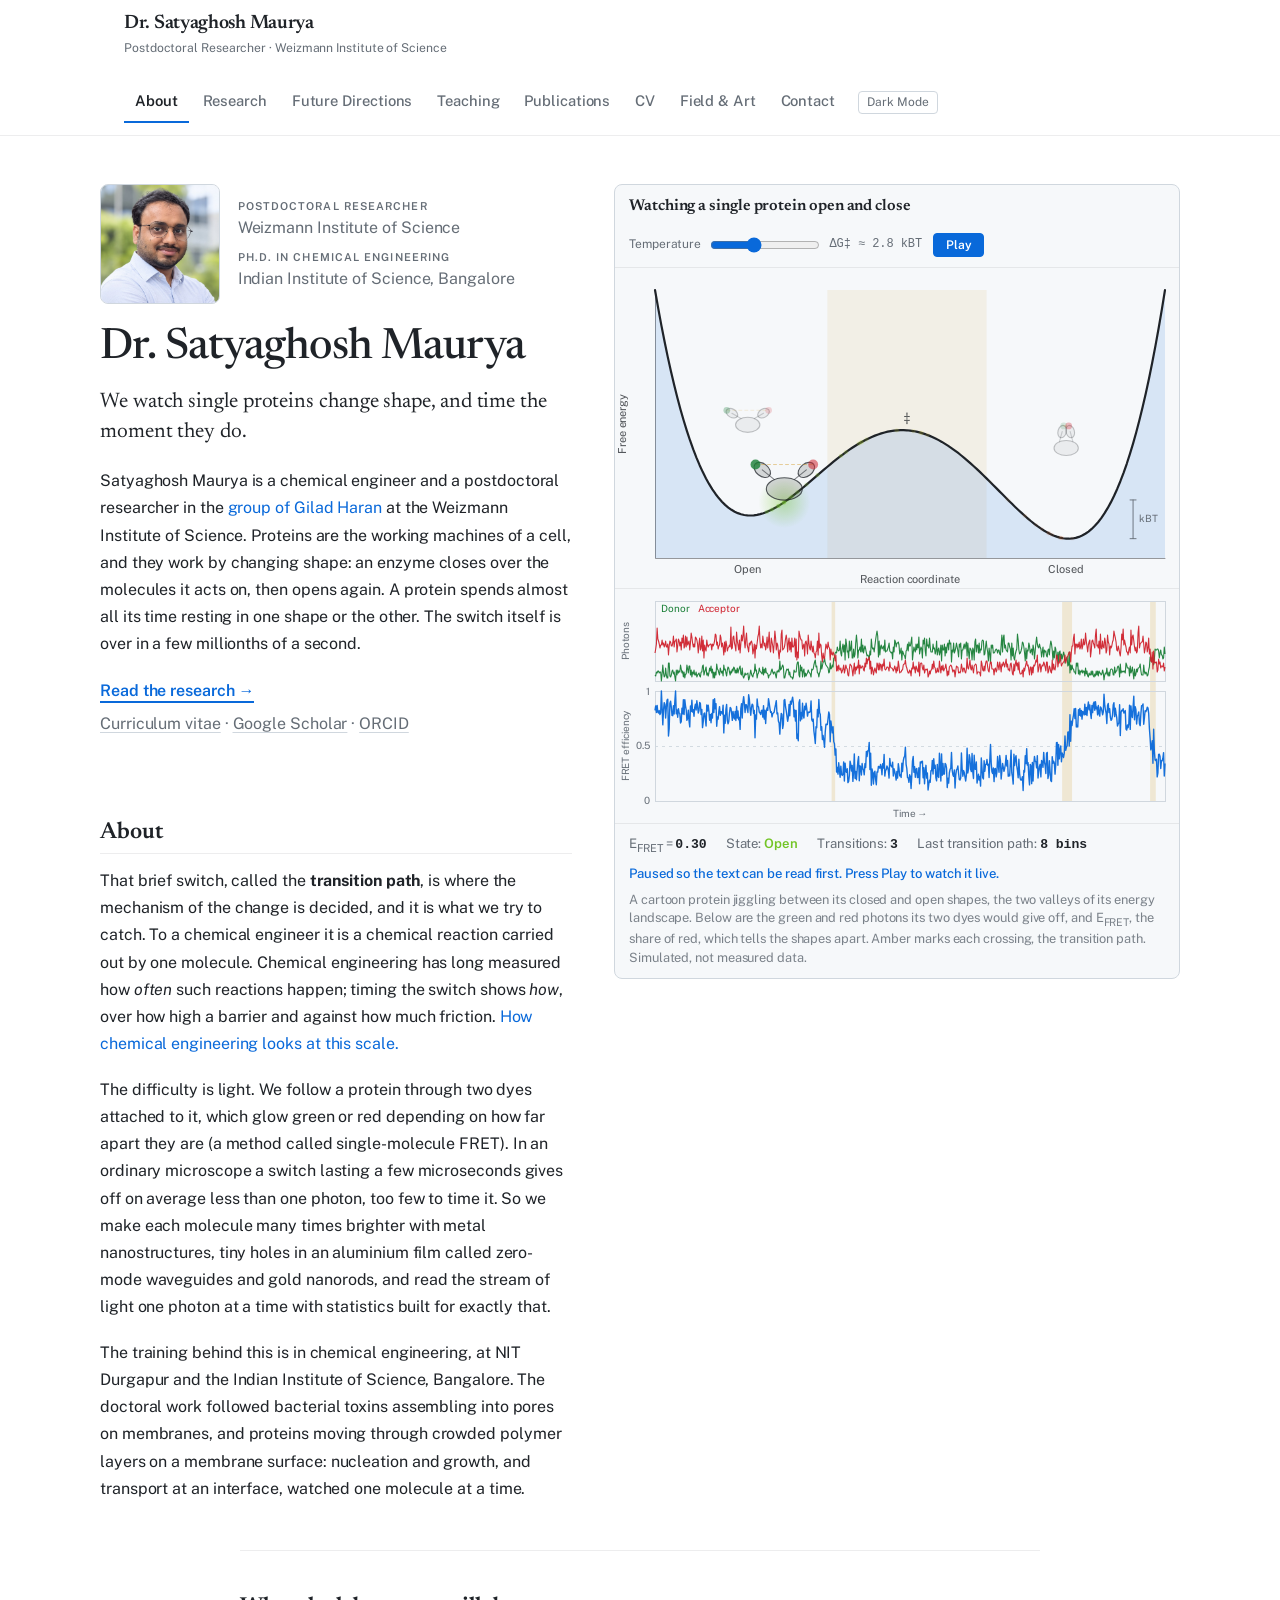
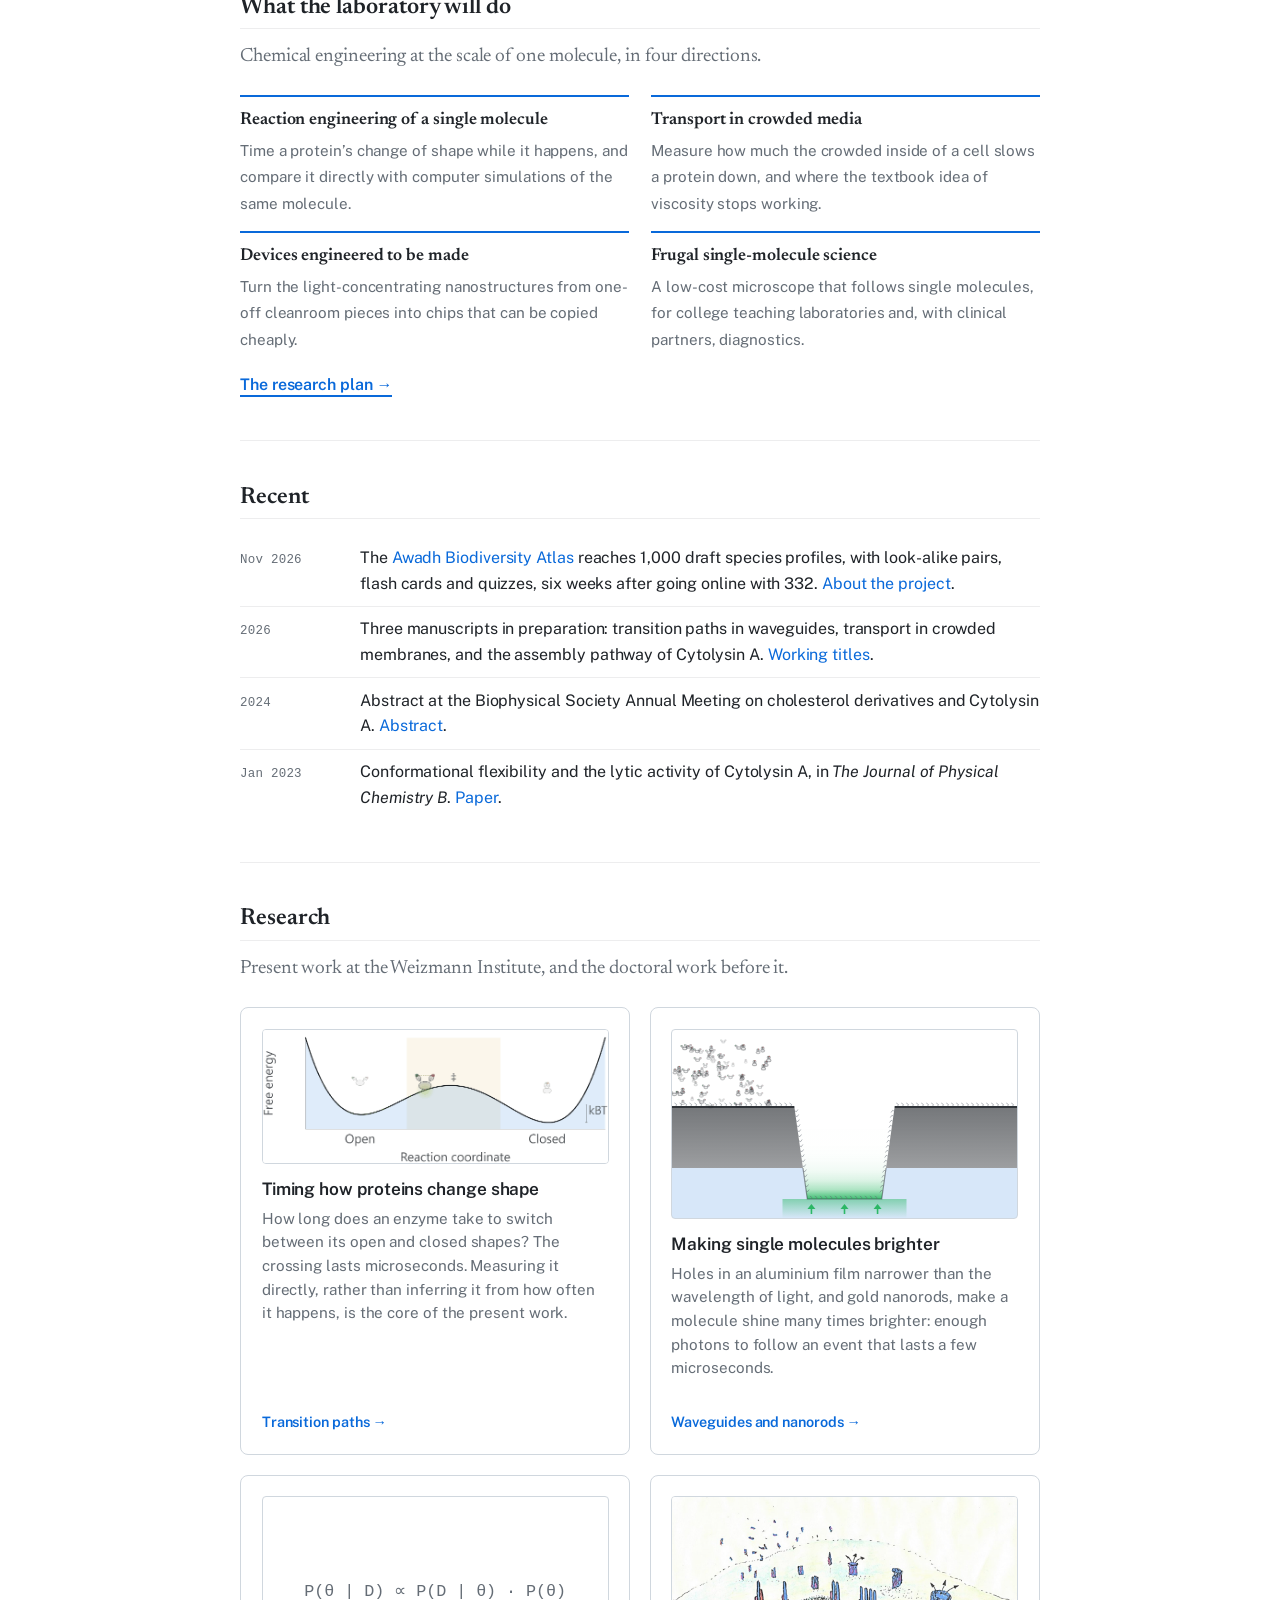
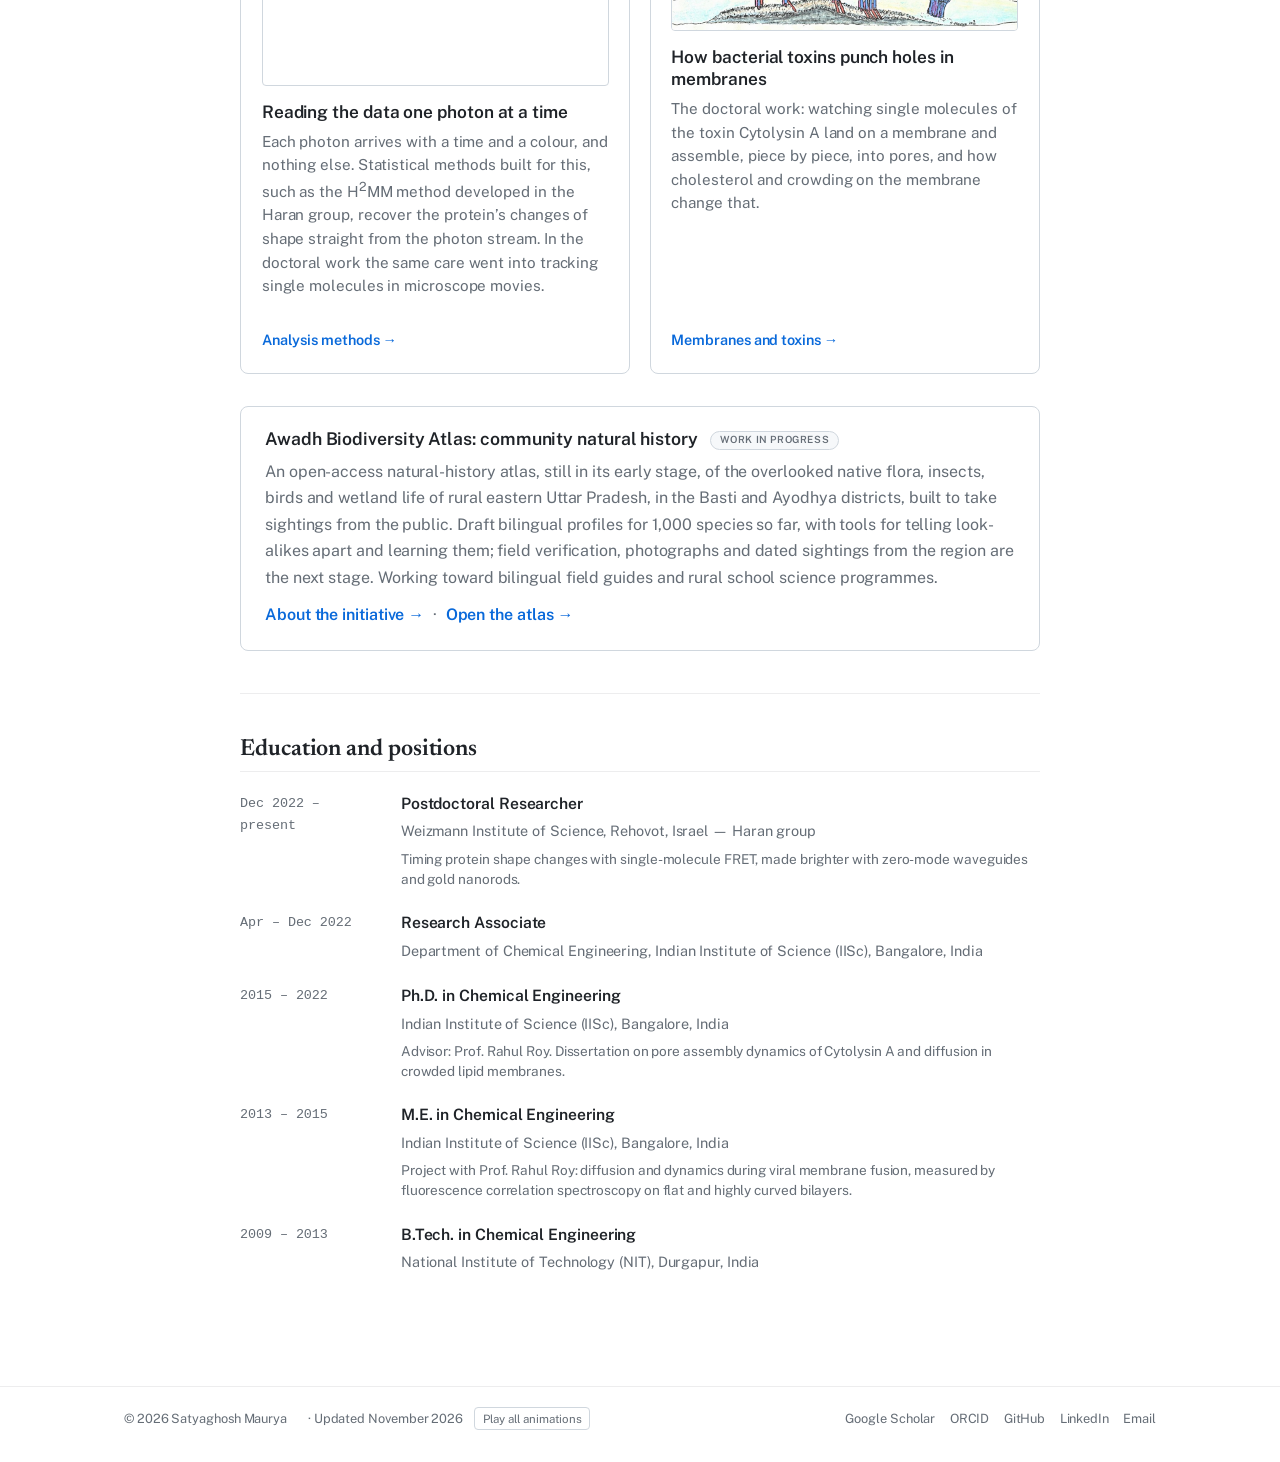
<file: index.html>
<!DOCTYPE html>
<html lang="en">
<head>
<meta charset="UTF-8">
<meta name="viewport" content="width=device-width, initial-scale=1.0">
<title>Dr. Satyaghosh Maurya — Chemical Engineer, Single-Molecule Biophysics</title>
<meta name="description" content="Dr. Satyaghosh Maurya, chemical engineer by training (B.Tech NIT Durgapur, M.E. and Ph.D. IISc Bangalore) and postdoctoral researcher in single-molecule biophysics and nanophotonics at the Weizmann Institute of Science, in the group of Gilad Haran.">
<meta name="author" content="Satyaghosh Maurya">

<!-- Canonical, social preview and structured data -->
<link rel="canonical" href="https://satyaghoshmaurya.github.io/">
<meta property="og:site_name" content="Dr. Satyaghosh Maurya">
<meta property="og:locale" content="en_GB">
<meta property="og:type" content="profile">
<meta property="og:title" content="Dr. Satyaghosh Maurya — Single-Molecule Biophysics">
<meta property="og:description" content="Watching single proteins change shape, one molecule at a time. Chemical engineer by training, postdoctoral researcher at the Weizmann Institute of Science.">
<meta property="og:url" content="https://satyaghoshmaurya.github.io/">
<meta property="og:image" content="https://satyaghoshmaurya.github.io/assets/img/og-card.png">
<meta property="og:image:width" content="1200">
<meta property="og:image:height" content="630">
<meta property="og:image:alt" content="Portrait of Satyaghosh Maurya beside a two-well conformational free-energy landscape">
<meta name="twitter:card" content="summary_large_image">
<meta name="twitter:title" content="Dr. Satyaghosh Maurya — Single-Molecule Biophysics">
<meta name="twitter:description" content="Watching single proteins change shape, one molecule at a time. Chemical engineer by training, postdoctoral researcher at the Weizmann Institute of Science.">
<meta name="twitter:image" content="https://satyaghoshmaurya.github.io/assets/img/og-card.png">

<link rel="icon" href="favicon.ico" sizes="32x32">
<link rel="icon" href="favicon.svg" type="image/svg+xml">
<link rel="apple-touch-icon" href="assets/img/icon/apple-touch-icon.png">
<link rel="preconnect" href="https://fonts.googleapis.com">
<link rel="preconnect" href="https://fonts.gstatic.com" crossorigin>
<link href="https://fonts.googleapis.com/css2?family=Newsreader:ital,opsz,wght@0,6..72,400;0,6..72,500;0,6..72,600;1,6..72,400&family=Public+Sans:wght@400;500;600;700&display=optional" rel="stylesheet">
<link rel="stylesheet" href="css/style.css">
<script>
  (function () {
    try {
      if (localStorage.getItem("theme") === "dark") {
        document.documentElement.setAttribute("data-theme", "dark");
      }
    } catch(e) {}
  })();
</script>
<script type="application/ld+json">
{
  "@context": "https://schema.org",
  "@type": "Person",
  "name": "Satyaghosh Maurya",
  "honorificPrefix": "Dr.",
  "givenName": "Satyaghosh",
  "familyName": "Maurya",
  "jobTitle": "Postdoctoral Researcher",
  "description": "Single-molecule biophysicist and chemical engineer studying transition paths of protein conformational change with zero-mode waveguides, plasmonic nanostructures and photon-by-photon analysis.",
  "url": "https://satyaghoshmaurya.github.io/",
  "image": "https://satyaghoshmaurya.github.io/assets/img/portrait.jpg",
  "email": "mailto:satyaghosh.maurya@weizmann.ac.il",
  "worksFor": {
    "@type": "ResearchOrganization",
    "name": "Weizmann Institute of Science",
    "url": "https://www.weizmann.ac.il/",
    "department": {
      "@type": "Organization",
      "name": "Department of Chemical and Biological Physics"
    }
  },
  "alumniOf": [
    {
      "@type": "CollegeOrUniversity",
      "name": "Indian Institute of Science, Bangalore",
      "url": "https://iisc.ac.in/"
    },
    {
      "@type": "CollegeOrUniversity",
      "name": "National Institute of Technology, Durgapur",
      "url": "https://nitdgp.ac.in/"
    }
  ],
  "knowsAbout": [
    "Single-molecule biophysics",
    "Single-molecule FRET",
    "Zero-mode waveguides",
    "Plasmonic nanostructures",
    "Transition path times",
    "Membrane biophysics",
    "Chemical engineering"
  ],
  "identifier": {
    "@type": "PropertyValue",
    "propertyID": "ORCID",
    "value": "0000-0003-2757-7742"
  },
  "sameAs": [
    "https://orcid.org/0000-0003-2757-7742",
    "https://scholar.google.com/citations?user=LGxS32gAAAAJ",
    "https://github.com/sgmaurya",
    "https://www.linkedin.com/in/satyaghosh-maurya-98bbbaa2/",
    "https://www.researchgate.net/profile/Satyaghosh-Maurya",
    "https://www.weizmann.ac.il/chembiophys/cfharan/home"
  ]
}
</script>
</head>
<body>

<a class="skip-link" href="#main">Skip to content</a>

<!-- ============ SITE HEADER ============ -->
<header class="site-header">
  <div class="site-header-inner">
    <a href="index.html" class="brand">
      <span class="brand-name">Dr. Satyaghosh Maurya</span>
      <span class="brand-role">Postdoctoral Researcher &middot; Weizmann Institute of Science</span>
    </a>
    <button type="button" class="nav-toggle" data-nav-toggle aria-expanded="false" aria-controls="siteNav">Menu</button>
    <nav class="site-nav" id="siteNav" aria-label="Primary">
      <a href="index.html" class="active" aria-current="page">About</a>
      <a href="research.html">Research</a>
      <a href="future.html">Future Directions</a>
      <a href="teaching.html">Teaching</a>
      <a href="publications.html">Publications</a>
      <a href="cv.html">CV</a>
      <a href="hobbies.html">Field &amp; Art</a>
      <a href="contact.html">Contact</a>
      <button type="button" data-theme-toggle class="theme-toggle-btn">Toggle theme</button>
    </nav>
  </div>
</header>

<div class="site">

  <main id="main">
    <div class="content content-wide">

      <section class="hero-grid">
        <div class="hero-intro">
          <div class="hero-id">
            <div class="home-photo">
              <img src="assets/img/portrait.jpg" alt="Portrait of Satyaghosh Maurya" width="120" height="120">
            </div>
            <div class="hero-affil">
              <p class="eyebrow">Postdoctoral Researcher</p>
              <p class="hero-credential">Weizmann Institute of Science</p>
              <p class="eyebrow hero-affil-gap">Ph.D. in Chemical Engineering</p>
              <p class="hero-credential">Indian Institute of Science, Bangalore</p>
            </div>
          </div>
          <h1>Dr. Satyaghosh Maurya</h1>
          <p class="lede">We watch single proteins change shape, and time the moment they do.</p>
          <p>
            Satyaghosh Maurya is a chemical engineer and a postdoctoral researcher in the <a href="https://www.weizmann.ac.il/chembiophys/cfharan/home" target="_blank" rel="noopener">group of Gilad Haran</a> at the Weizmann Institute of Science. Proteins are the working machines of a cell, and they work by changing shape: an enzyme closes over the molecules it acts on, then opens again. A protein spends almost all its time resting in one shape or the other. The switch itself is over in a few millionths of a second.
          </p>
          <p class="hero-cta"><a href="research.html">Read the research &rarr;</a></p>
          <p class="hero-links">
            <a href="cv.html">Curriculum vitae</a> &middot;
            <a href="https://scholar.google.com/citations?user=LGxS32gAAAAJ&amp;hl=en" target="_blank" rel="noopener">Google Scholar</a> &middot;
            <a href="https://orcid.org/0000-0003-2757-7742" target="_blank" rel="noopener">ORCID</a>
          </p>
        </div>
      <!-- Interactive hero: Brownian walker on a folding landscape + synchronized smFRET trace -->
      <div class="hero-side">
      <figure class="landscape-hero" id="landscapeHero">
          <div class="landscape-hero-bar">
            <span class="landscape-hero-title">Watching a single protein open and close</span>
            <div class="landscape-hero-controls">
              <label class="landscape-hero-slider">
                <span>Temperature</span>
                <input type="range" id="heroTemp" min="0.22" max="0.70" step="0.01" value="0.40" aria-label="Thermal energy relative to the conformational barrier">
                <span id="heroTempVal" class="mono">&Delta;G&Dagger; &asymp; 2.8 kBT</span>
              </label>
              <button type="button" class="hero-btn hero-btn-primary" id="heroPlay">Play</button>
            </div>
          </div>
          <canvas id="landscapeCanvas" class="landscape-canvas" role="img" aria-label="A schematic protein diffusing on a two-well conformational free-energy landscape, switching between open and closed states"></canvas>
          <canvas id="traceCanvas" class="trace-canvas" role="img" aria-label="Simulated donor and acceptor photon counts and FRET efficiency over time for the same molecule"></canvas>
          <figcaption class="landscape-hero-caption">
            <span>E<sub>FRET</sub> = <strong id="heroReadoutE" class="mono">0.84</strong></span>
            <span>State: <strong id="heroReadoutState">Closed</strong></span>
            <span>Transitions: <strong id="heroReadoutN" class="mono">0</strong></span>
            <span>Last transition path: <strong id="heroReadoutTP" class="mono">&ndash;</strong></span>
            <span class="hero-hint" id="heroHint">Paused so the text can be read first. Press Play to watch it live.</span>
          <span class="landscape-hero-note">A cartoon protein jiggling between its closed and open shapes, the two valleys of its energy landscape. Below are the green and red photons its two dyes would give off, and E<sub>FRET</sub>, the share of red, which tells the shapes apart. Amber marks each crossing, the transition path. Simulated, not measured data.</span>
          </figcaption>
        </figure>
      </div>
        <div class="hero-about">
          <h2>About</h2>
              <p>
                That brief switch, called the <strong>transition path</strong>, is where the mechanism of the change is decided, and it is what we try to catch. To a chemical engineer it is a chemical reaction carried out by one molecule. Chemical engineering has long measured how <em>often</em> such reactions happen; timing the switch shows <em>how</em>, over how high a barrier and against how much friction. <a href="research.html#chemeng">How chemical engineering looks at this scale.</a>
              </p>
              <p>
                The difficulty is light. We follow a protein through two dyes attached to it, which glow green or red depending on how far apart they are (a method called single-molecule FRET). In an ordinary microscope a switch lasting a few microseconds gives off on average less than one photon, too few to time it. So we make each molecule many times brighter with metal nanostructures, tiny holes in an aluminium film called zero-mode waveguides and gold nanorods, and read the stream of light one photon at a time with statistics built for exactly that.
              </p>
              <p>
                The training behind this is in chemical engineering, at NIT Durgapur and the Indian Institute of Science, Bangalore. The doctoral work followed bacterial toxins assembling into pores on membranes, and proteins moving through crowded polymer layers on a membrane surface: nucleation and growth, and transport at an interface, watched one molecule at a time.
              </p>
        </div>
      </section>

    </div>

    <div class="content">

      <hr class="rule">

      <h2>What the laboratory will do</h2>
      <p class="lede">Chemical engineering at the scale of one molecule, in four directions.</p>
      <ul class="plan-list">
        <li><strong>Reaction engineering of a single molecule</strong><span>Time a protein&rsquo;s change of shape while it happens, and compare it directly with computer simulations of the same molecule.</span></li>
        <li><strong>Transport in crowded media</strong><span>Measure how much the crowded inside of a cell slows a protein down, and where the textbook idea of viscosity stops working.</span></li>
        <li><strong>Devices engineered to be made</strong><span>Turn the light-concentrating nanostructures from one-off cleanroom pieces into chips that can be copied cheaply.</span></li>
        <li><strong>Frugal single-molecule science</strong><span>A low-cost microscope that follows single molecules, for college teaching laboratories and, with clinical partners, diagnostics.</span></li>
      </ul>
      <p class="hero-cta"><a href="future.html">The research plan &rarr;</a></p>

      <hr class="rule">

      <h2>Recent</h2>
      <ul class="recent-list">
        <li>
          <span class="recent-date">Nov 2026</span>
          <span class="recent-what">The <a href="https://sgmaurya.github.io/awadh-biodiversity-atlas-site/">Awadh Biodiversity Atlas</a> reaches 1,000 draft species profiles, with look-alike pairs, flash cards and quizzes, six weeks after going online with 332. <a href="hobbies.html#citizen-science">About the project</a>.</span>
        </li>
        <li>
          <span class="recent-date">2026</span>
          <span class="recent-what">Three manuscripts in preparation: transition paths in waveguides, transport in crowded membranes, and the assembly pathway of Cytolysin A. <a href="publications.html#in-preparation">Working titles</a>.</span>
        </li>
        <li>
          <span class="recent-date">2024</span>
          <span class="recent-what">Abstract at the Biophysical Society Annual Meeting on cholesterol derivatives and Cytolysin A. <a href="publications.html#abstracts">Abstract</a>.</span>
        </li>
        <li>
          <span class="recent-date">Jan 2023</span>
          <span class="recent-what">Conformational flexibility and the lytic activity of Cytolysin A, in <i>The Journal of Physical Chemistry B</i>. <a href="publications.html">Paper</a>.</span>
        </li>
      </ul>

      <hr class="rule">

      <h2>Research</h2>
      <p class="lede">Present work at the Weizmann Institute, and the doctoral work before it.</p>

      <div class="pillars-grid">
        <div class="pillar-card">
          <img src="assets/img/research/landscape-card.png" alt="Two-well conformational free-energy landscape with a schematic protein crossing the barrier" width="760" height="289" loading="lazy">
          <h3>Timing how proteins change shape</h3>
          <p>
            How long does an enzyme take to switch between its open and closed shapes? The crossing lasts microseconds. Measuring it directly, rather than inferring it from how often it happens, is the core of the present work.
          </p>
          <a href="research.html#folding" class="pillar-link">Transition paths &rarr;</a>
        </div>

        <div class="pillar-card">
          <canvas class="pillar-figure" data-figure="zmw" data-compact role="img" aria-label="Zero-mode waveguide with dye-labelled enzymes diffusing freely in and out of the lit volume at the bottom of the hole"></canvas>
          <h3>Making single molecules brighter</h3>
          <p>
            Holes in an aluminium film narrower than the wavelength of light, and gold nanorods, make a molecule shine many times brighter: enough photons to follow an event that lasts a few microseconds.
          </p>
          <a href="research.html#zmw" class="pillar-link">Waveguides and nanorods &rarr;</a>
        </div>

        <div class="pillar-card">
          <div class="pillar-figure pillar-formula">P(θ | D) ∝ P(D | θ) · P(θ)</div>
          <h3>Reading the data one photon at a time</h3>
          <p>
            Each photon arrives with a time and a colour, and nothing else. Statistical methods built for this, such as the H<sup>2</sup>MM method developed in the Haran group, recover the protein&rsquo;s changes of shape straight from the photon stream. In the doctoral work the same care went into tracking single molecules in microscope movies.
          </p>
          <a href="research.html#bayesian" class="pillar-link">Analysis methods &rarr;</a>
        </div>

        <div class="pillar-card">
          <img src="assets/img/research/clya-assembly-wide.jpg" alt="Hand-painted schematic of Cytolysin A monomers binding a membrane and assembling into pores" loading="lazy">
          <h3>How bacterial toxins punch holes in membranes</h3>
          <p>
            The doctoral work: watching single molecules of the toxin Cytolysin A land on a membrane and assemble, piece by piece, into pores, and how cholesterol and crowding on the membrane change that.
          </p>
          <a href="research.html#membrane" class="pillar-link">Membranes and toxins &rarr;</a>
        </div>
      </div>

      <!-- Feature: citizen science -->
      <div class="card feature-card">
        <h3>Awadh Biodiversity Atlas: community natural history <span class="wip-tag">Work in progress</span></h3>
        <p>
          An open-access natural-history atlas, still in its early stage, of the overlooked native flora, insects, birds and wetland life of rural eastern Uttar Pradesh, in the Basti and Ayodhya districts, built to take sightings from the public. Draft bilingual profiles for <span data-atlas="total">1,000</span> species so far, with tools for telling look-alikes apart and learning them; field verification, photographs and dated sightings from the region are the next stage. Working toward bilingual field guides and rural school science programmes.
        </p>
        <p class="feature-link"><a href="hobbies.html#citizen-science">About the initiative &rarr;</a> <span class="feature-sep">&middot;</span> <a href="https://sgmaurya.github.io/awadh-biodiversity-atlas-site/">Open the atlas &rarr;</a></p>
      </div>
      <hr class="rule">

      <h2>Education and positions</h2>
      <div class="cv-timeline">
        <div class="cv-item">
          <div class="cv-when">Dec 2022 – present</div>
          <div class="cv-what">
            <strong>Postdoctoral Researcher</strong>
            <span>Weizmann Institute of Science, Rehovot, Israel — Haran group</span>
            <div class="cv-details">Timing protein shape changes with single-molecule FRET, made brighter with zero-mode waveguides and gold nanorods.</div>
          </div>
        </div>
        <div class="cv-item">
          <div class="cv-when">Apr – Dec 2022</div>
          <div class="cv-what">
            <strong>Research Associate</strong>
            <span>Department of Chemical Engineering, Indian Institute of Science (IISc), Bangalore, India</span>
          </div>
        </div>
        <div class="cv-item">
          <div class="cv-when">2015 – 2022</div>
          <div class="cv-what">
            <strong>Ph.D. in Chemical Engineering</strong>
            <span>Indian Institute of Science (IISc), Bangalore, India</span>
            <div class="cv-details">Advisor: Prof. Rahul Roy. Dissertation on pore assembly dynamics of Cytolysin A and diffusion in crowded lipid membranes.</div>
          </div>
        </div>
        <div class="cv-item">
          <div class="cv-when">2013 – 2015</div>
          <div class="cv-what">
            <strong>M.E. in Chemical Engineering</strong>
            <span>Indian Institute of Science (IISc), Bangalore, India</span>
            <div class="cv-details">Project with Prof. Rahul Roy: diffusion and dynamics during viral membrane fusion, measured by fluorescence correlation spectroscopy on flat and highly curved bilayers.</div>
          </div>
        </div>
        <div class="cv-item">
          <div class="cv-when">2009 – 2013</div>
          <div class="cv-what">
            <strong>B.Tech. in Chemical Engineering</strong>
            <span>National Institute of Technology (NIT), Durgapur, India</span>
          </div>
        </div>
      </div>

    </div>
  </main>

  <!-- ============ SITE FOOTER ============ -->
  <footer class="site-footer">
    <div class="site-footer-inner">
      <span class="footer-left">&copy; 2026 Satyaghosh Maurya <span class="footer-updated">Updated November 2026</span> <button type="button" class="theme-toggle-btn footer-anim" data-anim-toggle>Play all animations</button></span>
      <span class="footer-links">
        <a href="https://scholar.google.com/citations?user=LGxS32gAAAAJ&amp;hl=en" target="_blank" rel="noopener">Google Scholar</a>
        <a href="https://orcid.org/0000-0003-2757-7742" target="_blank" rel="noopener">ORCID</a>
        <a href="https://github.com/sgmaurya" target="_blank" rel="noopener">GitHub</a>
        <a href="https://www.linkedin.com/in/satyaghosh-maurya-98bbbaa2/" target="_blank" rel="noopener">LinkedIn</a>
        <a href="mailto:satyaghosh.maurya@weizmann.ac.il">Email</a>
      </span>
    </div>
  </footer>
</div>

<script src="js/zmw-figure.js"></script>
<script src="js/landscape-hero.js"></script>
<script src="js/main.js"></script>
</body>
</html>
</file>
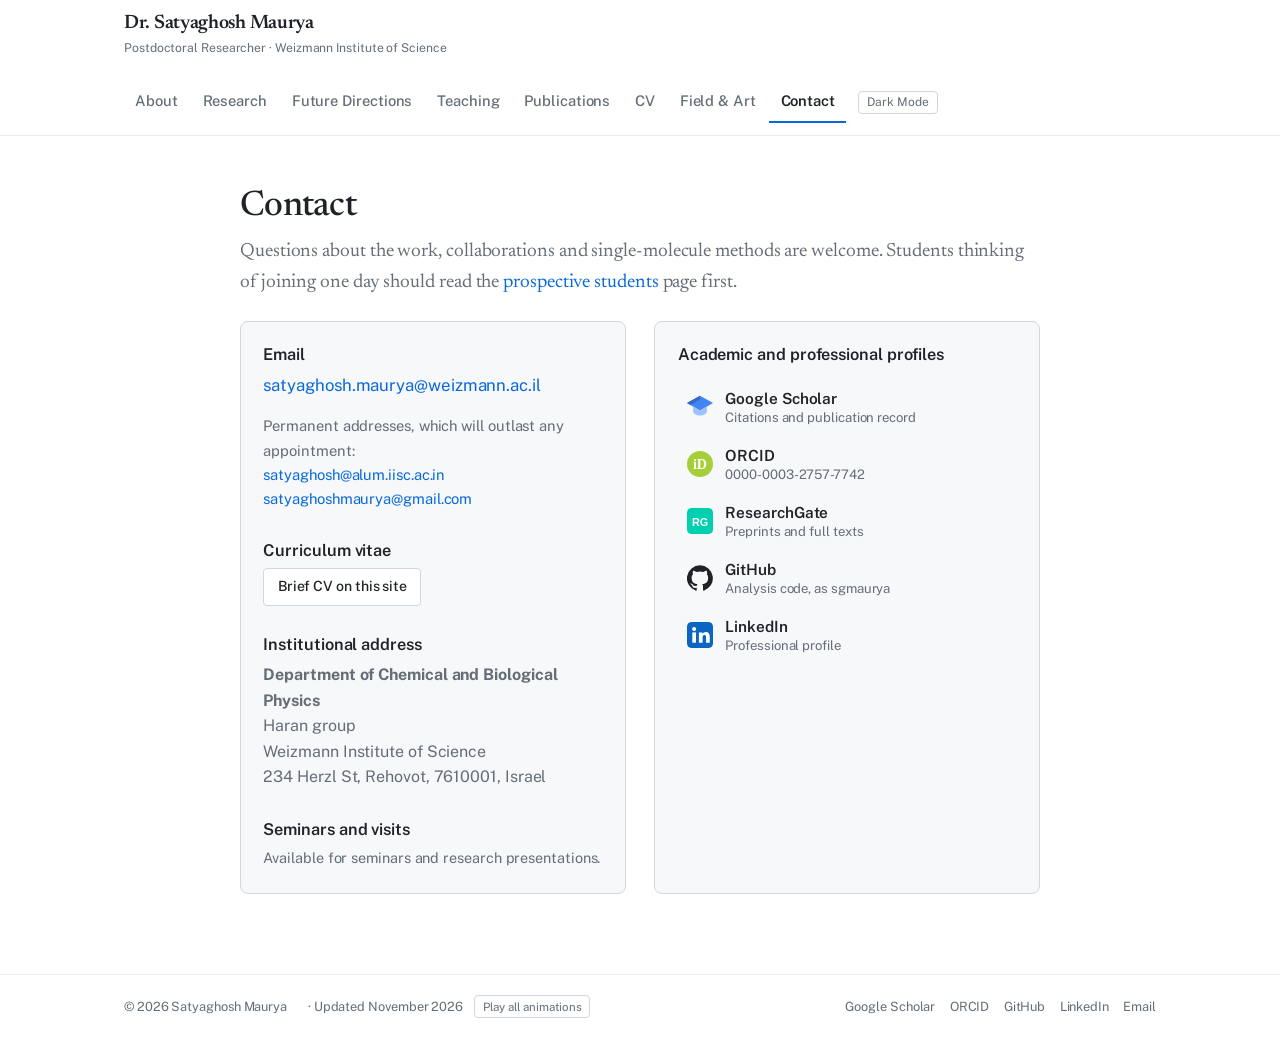
<file: contact.html>
<!DOCTYPE html>
<html lang="en">
<head>
<meta charset="UTF-8">
<meta name="viewport" content="width=device-width, initial-scale=1.0">
<title>Contact — Dr. Satyaghosh Maurya</title>
<meta name="description" content="Contact information and academic coordinates for Dr. Satyaghosh Maurya at Weizmann Institute of Science.">
<!-- Canonical, social preview and structured data -->
<link rel="canonical" href="https://satyaghoshmaurya.github.io/contact.html">
<meta property="og:site_name" content="Dr. Satyaghosh Maurya">
<meta property="og:locale" content="en_GB">
<meta property="og:type" content="website">
<meta property="og:title" content="Contact — Dr. Satyaghosh Maurya">
<meta property="og:description" content="Contact information and academic coordinates for Dr. Satyaghosh Maurya at Weizmann Institute of Science.">
<meta property="og:url" content="https://satyaghoshmaurya.github.io/contact.html">
<meta property="og:image" content="https://satyaghoshmaurya.github.io/assets/img/og-card.png">
<meta property="og:image:width" content="1200">
<meta property="og:image:height" content="630">
<meta property="og:image:alt" content="Portrait of Satyaghosh Maurya beside a two-well conformational free-energy landscape">
<meta name="twitter:card" content="summary_large_image">
<meta name="twitter:title" content="Contact — Dr. Satyaghosh Maurya">
<meta name="twitter:description" content="Contact information and academic coordinates for Dr. Satyaghosh Maurya at Weizmann Institute of Science.">
<meta name="twitter:image" content="https://satyaghoshmaurya.github.io/assets/img/og-card.png">

<link rel="icon" href="favicon.ico" sizes="32x32">
<link rel="icon" href="favicon.svg" type="image/svg+xml">
<link rel="apple-touch-icon" href="assets/img/icon/apple-touch-icon.png">
<link rel="preconnect" href="https://fonts.googleapis.com">
<link rel="preconnect" href="https://fonts.gstatic.com" crossorigin>
<link href="https://fonts.googleapis.com/css2?family=Newsreader:ital,opsz,wght@0,6..72,400;0,6..72,500;0,6..72,600;1,6..72,400&family=Public+Sans:wght@400;500;600;700&display=optional" rel="stylesheet">
<link rel="stylesheet" href="css/style.css">
<script>
  (function () {
    try {
      if (localStorage.getItem("theme") === "dark") {
        document.documentElement.setAttribute("data-theme", "dark");
      }
    } catch(e) {}
  })();
</script>
</head>
<body>

<a class="skip-link" href="#main">Skip to content</a>

<!-- ============ SITE HEADER ============ -->
<header class="site-header">
  <div class="site-header-inner">
    <a href="index.html" class="brand">
      <span class="brand-name">Dr. Satyaghosh Maurya</span>
      <span class="brand-role">Postdoctoral Researcher &middot; Weizmann Institute of Science</span>
    </a>
    <button type="button" class="nav-toggle" data-nav-toggle aria-expanded="false" aria-controls="siteNav">Menu</button>
    <nav class="site-nav" id="siteNav" aria-label="Primary">
      <a href="index.html">About</a>
      <a href="research.html">Research</a>
      <a href="future.html">Future Directions</a>
      <a href="teaching.html">Teaching</a>
      <a href="publications.html">Publications</a>
      <a href="cv.html">CV</a>
      <a href="hobbies.html">Field &amp; Art</a>
      <a href="contact.html" class="active" aria-current="page">Contact</a>
      <button type="button" data-theme-toggle class="theme-toggle-btn">Toggle theme</button>
    </nav>
  </div>
</header>

<div class="site">

  <main id="main">
    <div class="content">
      <h1>Contact</h1>
      <p class="lede">Questions about the work, collaborations and single-molecule methods are welcome. Students thinking of joining one day should read the <a href="students.html">prospective students</a> page first.</p>

      <div class="contact-grid">
        <div class="contact-block">
          <h3>Email</h3>
          <p style="font-size:1.05rem;">
            <a href="mailto:satyaghosh.maurya@weizmann.ac.il">satyaghosh.maurya@weizmann.ac.il</a>
          </p>
          <p class="contact-permanent">
            Permanent addresses, which will outlast any appointment:<br>
            <a href="mailto:satyaghosh@alum.iisc.ac.in">satyaghosh@alum.iisc.ac.in</a><br>
            <a href="mailto:satyaghoshmaurya@gmail.com">satyaghoshmaurya@gmail.com</a>
          </p>

          <h3 style="margin-top:1.8rem;">Curriculum vitae</h3>
          <p>
            <a class="btn-outline" href="cv.html">Brief CV on this site</a>
          </p>

          <h3 style="margin-top:1.8rem;">Institutional address</h3>
          <p style="color:var(--text-muted); line-height:1.6;">
            <strong>Department of Chemical and Biological Physics</strong><br>
            Haran group<br>
            Weizmann Institute of Science<br>
            234 Herzl St, Rehovot, 7610001, Israel
          </p>

          <h3 style="margin-top:1.8rem;">Seminars and visits</h3>
          <p style="color:var(--text-muted); font-size:0.9rem;">
            Available for seminars and research presentations.
          </p>
        </div>

        <div class="contact-block">
          <h3>Academic and professional profiles</h3>
          <ul class="profile-list">
            <li>
              <a href="https://scholar.google.com/citations?user=LGxS32gAAAAJ&amp;hl=en" target="_blank" rel="noopener">
                <svg class="profile-mark" viewBox="0 0 24 24" aria-hidden="true" focusable="false">
                  <path fill="#4285f4" d="M12 1.5 0 8.4l12 6.9 12-6.9z"/>
                  <path fill="#356ac3" d="M12 1.5 0 8.4l3.1 1.8L12 5.1z"/>
                  <path fill="#a0c3ff" d="M5.6 11.6v4.3c0 2.2 2.9 4 6.4 4s6.4-1.8 6.4-4v-4.3L12 15.3z"/>
                </svg>
                <span class="profile-text">
                  <strong>Google Scholar</strong>
                  <span class="profile-sub">Citations and publication record</span>
                </span>
              </a>
            </li>
            <li>
              <a href="https://orcid.org/0000-0003-2757-7742" target="_blank" rel="noopener">
                <svg class="profile-mark" viewBox="0 0 24 24" aria-hidden="true" focusable="false">
                  <circle cx="12" cy="12" r="12" fill="#a6ce39"/>
                  <text x="12" y="17" text-anchor="middle" font-family="Georgia, serif" font-size="13" font-weight="700" fill="#ffffff">iD</text>
                </svg>
                <span class="profile-text">
                  <strong>ORCID</strong>
                  <span class="profile-sub">0000-0003-2757-7742</span>
                </span>
              </a>
            </li>
            <li>
              <a href="https://www.researchgate.net/profile/Satyaghosh-Maurya" target="_blank" rel="noopener">
                <svg class="profile-mark" viewBox="0 0 24 24" aria-hidden="true" focusable="false">
                  <rect width="24" height="24" rx="4" fill="#00d0af"/>
                  <text x="12" y="16.5" text-anchor="middle" font-family="Arial, Helvetica, sans-serif" font-size="10" font-weight="700" fill="#ffffff">RG</text>
                </svg>
                <span class="profile-text">
                  <strong>ResearchGate</strong>
                  <span class="profile-sub">Preprints and full texts</span>
                </span>
              </a>
            </li>
            <li>
              <a href="https://github.com/sgmaurya" target="_blank" rel="noopener">
                <svg class="profile-mark" viewBox="0 0 24 24" aria-hidden="true" focusable="false">
                  <path fill="currentColor" d="M12 .3a12 12 0 0 0-3.8 23.4c.6.1.8-.3.8-.6v-2c-3.3.7-4-1.6-4-1.6-.6-1.4-1.4-1.8-1.4-1.8-1.1-.7.1-.7.1-.7 1.2.1 1.8 1.2 1.8 1.2 1.1 1.8 2.8 1.3 3.5 1 .1-.8.4-1.3.8-1.6-2.7-.3-5.5-1.3-5.5-5.9 0-1.3.5-2.4 1.2-3.2-.1-.3-.5-1.5.1-3.2 0 0 1-.3 3.3 1.2a11.5 11.5 0 0 1 6 0C17.2 5 18.2 5.3 18.2 5.3c.6 1.7.2 2.9.1 3.2.8.8 1.2 1.9 1.2 3.2 0 4.6-2.8 5.6-5.5 5.9.4.4.8 1.1.8 2.2v3.3c0 .3.2.7.8.6A12 12 0 0 0 12 .3z"/>
                </svg>
                <span class="profile-text">
                  <strong>GitHub</strong>
                  <span class="profile-sub">Analysis code, as sgmaurya</span>
                </span>
              </a>
            </li>
            <li>
              <a href="https://www.linkedin.com/in/satyaghosh-maurya-98bbbaa2/" target="_blank" rel="noopener">
                <svg class="profile-mark" viewBox="0 0 24 24" aria-hidden="true" focusable="false">
                  <rect width="24" height="24" rx="4" fill="#0a66c2"/>
                  <circle cx="6.6" cy="6.4" r="1.9" fill="#ffffff"/>
                  <rect x="4.9" y="9.6" width="3.4" height="9.5" fill="#ffffff"/>
                  <path fill="#ffffff" d="M11 9.6h3.2v1.3a3.6 3.6 0 0 1 3.2-1.6c2.5 0 3.6 1.6 3.6 4.3v5.5h-3.4v-4.9c0-1.3-.4-2.1-1.5-2.1s-1.7.8-1.7 2.1v4.9H11z"/>
                </svg>
                <span class="profile-text">
                  <strong>LinkedIn</strong>
                  <span class="profile-sub">Professional profile</span>
                </span>
              </a>
            </li>
          </ul>
        </div>
      </div>

    </div>
  </main>

  <!-- ============ SITE FOOTER ============ -->
  <footer class="site-footer">
    <div class="site-footer-inner">
      <span class="footer-left">&copy; 2026 Satyaghosh Maurya <span class="footer-updated">Updated November 2026</span> <button type="button" class="theme-toggle-btn footer-anim" data-anim-toggle>Play all animations</button></span>
      <span class="footer-links">
        <a href="https://scholar.google.com/citations?user=LGxS32gAAAAJ&amp;hl=en" target="_blank" rel="noopener">Google Scholar</a>
        <a href="https://orcid.org/0000-0003-2757-7742" target="_blank" rel="noopener">ORCID</a>
        <a href="https://github.com/sgmaurya" target="_blank" rel="noopener">GitHub</a>
        <a href="https://www.linkedin.com/in/satyaghosh-maurya-98bbbaa2/" target="_blank" rel="noopener">LinkedIn</a>
        <a href="mailto:satyaghosh.maurya@weizmann.ac.il">Email</a>
      </span>
    </div>
  </footer>
</div>

<script src="js/main.js"></script>
</body>
</html>
</file>
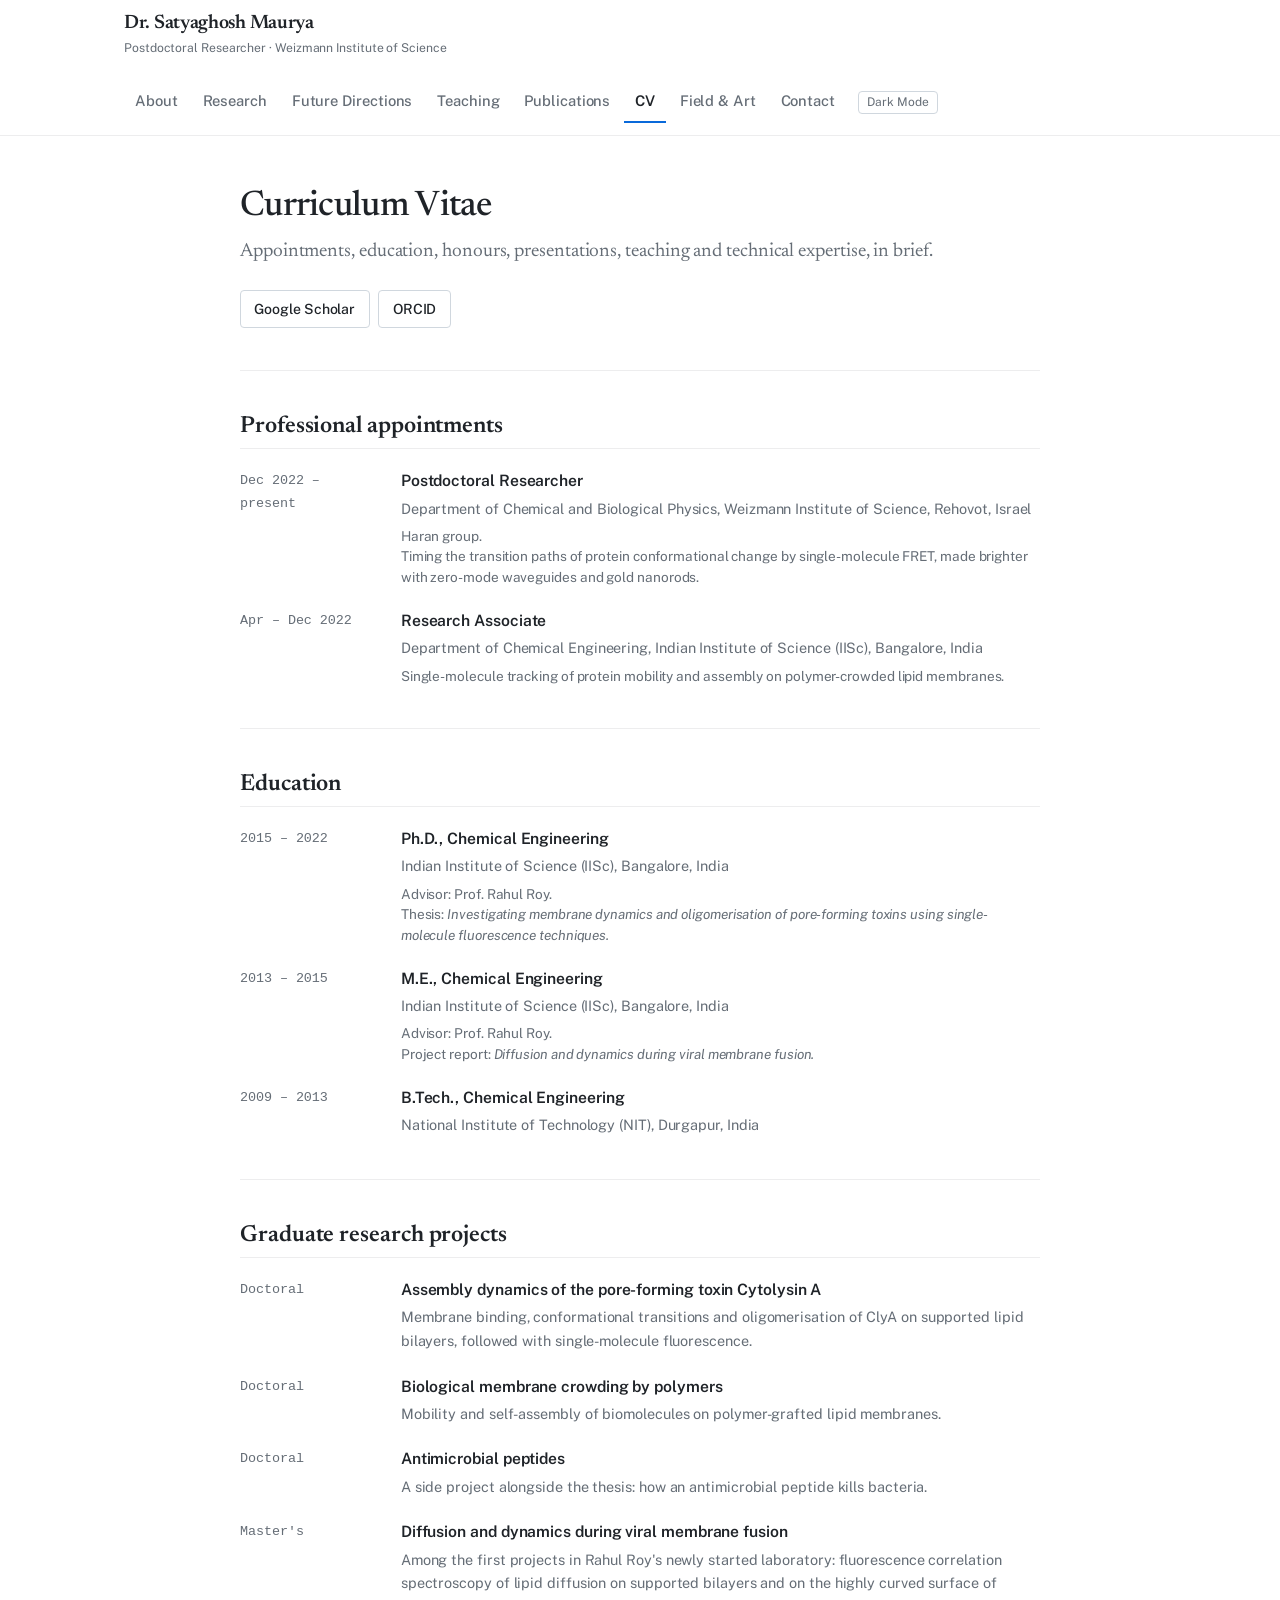
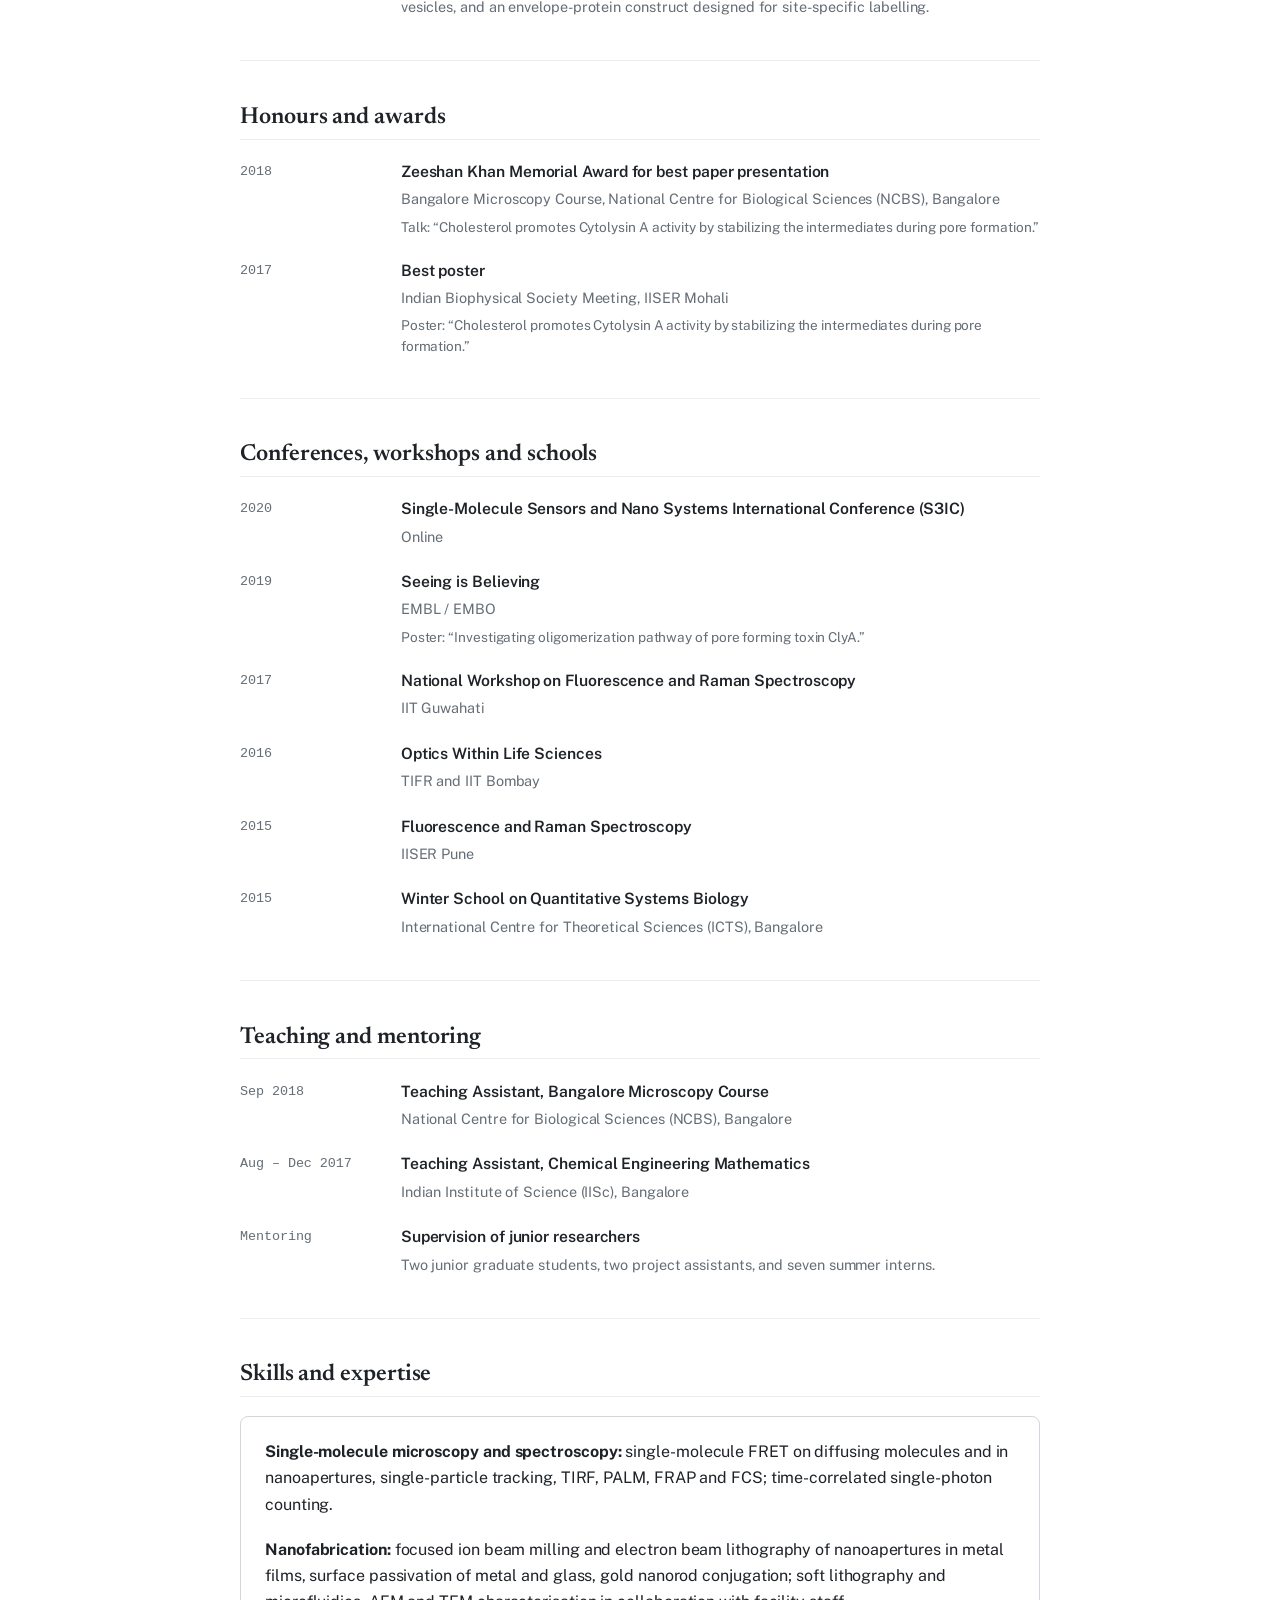
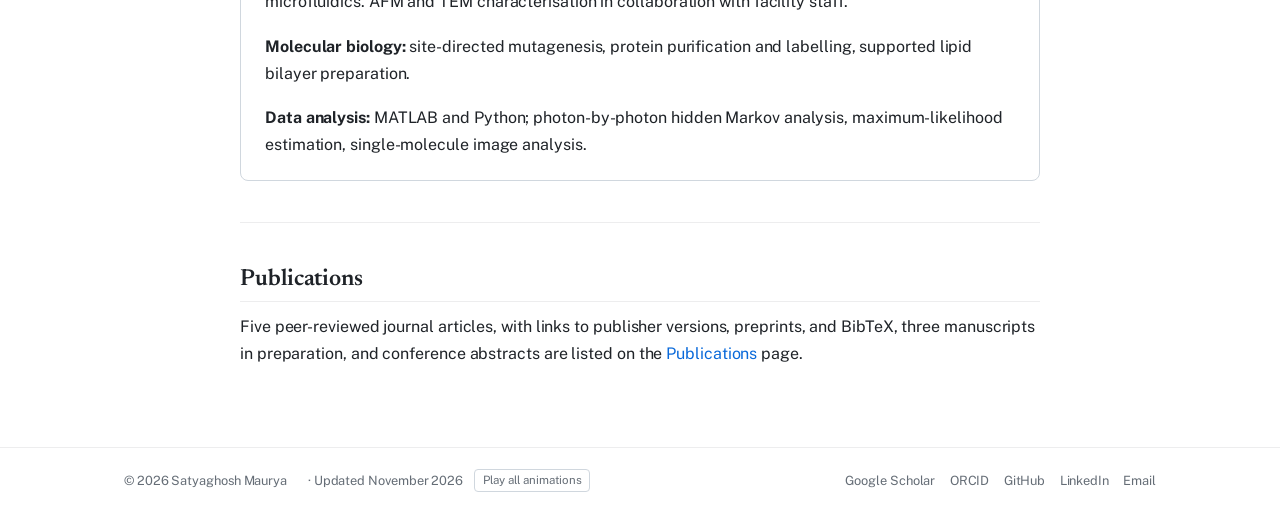
<file: cv.html>
<!DOCTYPE html>
<html lang="en">
<head>
<meta charset="UTF-8">
<meta name="viewport" content="width=device-width, initial-scale=1.0">
<title>Curriculum Vitae — Dr. Satyaghosh Maurya</title>
<meta name="description" content="Academic Curriculum Vitae of Dr. Satyaghosh Maurya: appointments, education, honours, presentations, teaching, and technical expertise.">
<!-- Canonical, social preview and structured data -->
<link rel="canonical" href="https://satyaghoshmaurya.github.io/cv.html">
<meta property="og:site_name" content="Dr. Satyaghosh Maurya">
<meta property="og:locale" content="en_GB">
<meta property="og:type" content="profile">
<meta property="og:title" content="Curriculum Vitae — Dr. Satyaghosh Maurya">
<meta property="og:description" content="Academic Curriculum Vitae of Dr. Satyaghosh Maurya: appointments, education, honours, presentations, teaching, and technical expertise.">
<meta property="og:url" content="https://satyaghoshmaurya.github.io/cv.html">
<meta property="og:image" content="https://satyaghoshmaurya.github.io/assets/img/og-card.png">
<meta property="og:image:width" content="1200">
<meta property="og:image:height" content="630">
<meta property="og:image:alt" content="Portrait of Satyaghosh Maurya beside a two-well conformational free-energy landscape">
<meta name="twitter:card" content="summary_large_image">
<meta name="twitter:title" content="Curriculum Vitae — Dr. Satyaghosh Maurya">
<meta name="twitter:description" content="Academic Curriculum Vitae of Dr. Satyaghosh Maurya: appointments, education, honours, presentations, teaching, and technical expertise.">
<meta name="twitter:image" content="https://satyaghoshmaurya.github.io/assets/img/og-card.png">

<link rel="icon" href="favicon.ico" sizes="32x32">
<link rel="icon" href="favicon.svg" type="image/svg+xml">
<link rel="apple-touch-icon" href="assets/img/icon/apple-touch-icon.png">
<link rel="preconnect" href="https://fonts.googleapis.com">
<link rel="preconnect" href="https://fonts.gstatic.com" crossorigin>
<link href="https://fonts.googleapis.com/css2?family=Newsreader:ital,opsz,wght@0,6..72,400;0,6..72,500;0,6..72,600;1,6..72,400&family=Public+Sans:wght@400;500;600;700&display=optional" rel="stylesheet">
<link rel="stylesheet" href="css/style.css">
<script>
  (function () {
    try {
      if (localStorage.getItem("theme") === "dark") {
        document.documentElement.setAttribute("data-theme", "dark");
      }
    } catch(e) {}
  })();
</script>
</head>
<body>

<a class="skip-link" href="#main">Skip to content</a>

<!-- ============ SITE HEADER ============ -->
<header class="site-header">
  <div class="site-header-inner">
    <a href="index.html" class="brand">
      <span class="brand-name">Dr. Satyaghosh Maurya</span>
      <span class="brand-role">Postdoctoral Researcher &middot; Weizmann Institute of Science</span>
    </a>
    <button type="button" class="nav-toggle" data-nav-toggle aria-expanded="false" aria-controls="siteNav">Menu</button>
    <nav class="site-nav" id="siteNav" aria-label="Primary">
      <a href="index.html">About</a>
      <a href="research.html">Research</a>
      <a href="future.html">Future Directions</a>
      <a href="teaching.html">Teaching</a>
      <a href="publications.html">Publications</a>
      <a href="cv.html" class="active" aria-current="page">CV</a>
      <a href="hobbies.html">Field &amp; Art</a>
      <a href="contact.html">Contact</a>
      <button type="button" data-theme-toggle class="theme-toggle-btn">Toggle theme</button>
    </nav>
  </div>
</header>

<div class="site">

  <main id="main">
    <div class="content">
      <h1>Curriculum Vitae</h1>
      <p class="lede">Appointments, education, honours, presentations, teaching and technical expertise, in brief.</p>

      <div class="link-row">
        <a class="btn-outline" href="https://scholar.google.com/citations?user=LGxS32gAAAAJ&amp;hl=en" target="_blank" rel="noopener">Google Scholar</a>
        <a class="btn-outline" href="https://orcid.org/0000-0003-2757-7742" target="_blank" rel="noopener">ORCID</a>
      </div>

      <hr class="rule">

      <!-- Section: Appointments -->
      <h2>Professional appointments</h2>
      <div class="cv-timeline">
        <div class="cv-item">
          <div class="cv-when">Dec 2022 – present</div>
          <div class="cv-what">
            <strong>Postdoctoral Researcher</strong>
            <span>Department of Chemical and Biological Physics, Weizmann Institute of Science, Rehovot, Israel</span>
            <div class="cv-details">
              Haran group.<br>
              Timing the transition paths of protein conformational change by single-molecule FRET, made brighter with zero-mode waveguides and gold nanorods.
            </div>
          </div>
        </div>

        <div class="cv-item">
          <div class="cv-when">Apr – Dec 2022</div>
          <div class="cv-what">
            <strong>Research Associate</strong>
            <span>Department of Chemical Engineering, Indian Institute of Science (IISc), Bangalore, India</span>
            <div class="cv-details">
              Single-molecule tracking of protein mobility and assembly on polymer-crowded lipid membranes.
            </div>
          </div>
        </div>
      </div>

      <hr class="rule">

      <!-- Section: Education -->
      <h2>Education</h2>
      <div class="cv-timeline">
        <div class="cv-item">
          <div class="cv-when">2015 – 2022</div>
          <div class="cv-what">
            <strong>Ph.D., Chemical Engineering</strong>
            <span>Indian Institute of Science (IISc), Bangalore, India</span>
            <div class="cv-details">
              Advisor: Prof. Rahul Roy.<br>
              Thesis: <em>Investigating membrane dynamics and oligomerisation of pore-forming toxins using single-molecule fluorescence techniques.</em>
            </div>
          </div>
        </div>

        <div class="cv-item">
          <div class="cv-when">2013 – 2015</div>
          <div class="cv-what">
            <strong>M.E., Chemical Engineering</strong>
            <span>Indian Institute of Science (IISc), Bangalore, India</span>
            <div class="cv-details">
              Advisor: Prof. Rahul Roy.<br>
              Project report: <em>Diffusion and dynamics during viral membrane fusion.</em>
            </div>
          </div>
        </div>

        <div class="cv-item">
          <div class="cv-when">2009 – 2013</div>
          <div class="cv-what">
            <strong>B.Tech., Chemical Engineering</strong>
            <span>National Institute of Technology (NIT), Durgapur, India</span>
          </div>
        </div>
      </div>

      <hr class="rule">

      <!-- Section: Graduate research -->
      <h2>Graduate research projects</h2>
      <div class="cv-timeline">
        <div class="cv-item">
          <div class="cv-when">Doctoral</div>
          <div class="cv-what">
            <strong>Assembly dynamics of the pore-forming toxin Cytolysin A</strong>
            <span>Membrane binding, conformational transitions and oligomerisation of ClyA on supported lipid bilayers, followed with single-molecule fluorescence.</span>
          </div>
        </div>
        <div class="cv-item">
          <div class="cv-when">Doctoral</div>
          <div class="cv-what">
            <strong>Biological membrane crowding by polymers</strong>
            <span>Mobility and self-assembly of biomolecules on polymer-grafted lipid membranes.</span>
          </div>
        </div>
        <div class="cv-item">
          <div class="cv-when">Doctoral</div>
          <div class="cv-what">
            <strong>Antimicrobial peptides</strong>
            <span>A side project alongside the thesis: how an antimicrobial peptide kills bacteria.</span>
          </div>
        </div>
        <div class="cv-item">
          <div class="cv-when">Master's</div>
          <div class="cv-what">
            <strong>Diffusion and dynamics during viral membrane fusion</strong>
            <span>Among the first projects in Rahul Roy's newly started laboratory: fluorescence correlation spectroscopy of lipid diffusion on supported bilayers and on the highly curved surface of vesicles, and an envelope-protein construct designed for site-specific labelling.</span>
          </div>
        </div>
      </div>

      <hr class="rule">

      <!-- Section: Honours -->
      <h2>Honours and awards</h2>
      <div class="cv-timeline">
        <div class="cv-item">
          <div class="cv-when">2018</div>
          <div class="cv-what">
            <strong>Zeeshan Khan Memorial Award for best paper presentation</strong>
            <span>Bangalore Microscopy Course, National Centre for Biological Sciences (NCBS), Bangalore</span>
            <div class="cv-details">Talk: “Cholesterol promotes Cytolysin A activity by stabilizing the intermediates during pore formation.”</div>
          </div>
        </div>
        <div class="cv-item">
          <div class="cv-when">2017</div>
          <div class="cv-what">
            <strong>Best poster</strong>
            <span>Indian Biophysical Society Meeting, IISER Mohali</span>
            <div class="cv-details">Poster: “Cholesterol promotes Cytolysin A activity by stabilizing the intermediates during pore formation.”</div>
          </div>
        </div>
      </div>

      <hr class="rule">

      <!-- Section: Conferences -->
      <h2>Conferences, workshops and schools</h2>
      <div class="cv-timeline">
        <div class="cv-item">
          <div class="cv-when">2020</div>
          <div class="cv-what">
            <strong>Single-Molecule Sensors and Nano Systems International Conference (S3IC)</strong>
            <span>Online</span>
          </div>
        </div>
        <div class="cv-item">
          <div class="cv-when">2019</div>
          <div class="cv-what">
            <strong>Seeing is Believing</strong>
            <span>EMBL / EMBO</span>
            <div class="cv-details">Poster: “Investigating oligomerization pathway of pore forming toxin ClyA.”</div>
          </div>
        </div>
        <div class="cv-item">
          <div class="cv-when">2017</div>
          <div class="cv-what">
            <strong>National Workshop on Fluorescence and Raman Spectroscopy</strong>
            <span>IIT Guwahati</span>
          </div>
        </div>
        <div class="cv-item">
          <div class="cv-when">2016</div>
          <div class="cv-what">
            <strong>Optics Within Life Sciences</strong>
            <span>TIFR and IIT Bombay</span>
          </div>
        </div>
        <div class="cv-item">
          <div class="cv-when">2015</div>
          <div class="cv-what">
            <strong>Fluorescence and Raman Spectroscopy</strong>
            <span>IISER Pune</span>
          </div>
        </div>
        <div class="cv-item">
          <div class="cv-when">2015</div>
          <div class="cv-what">
            <strong>Winter School on Quantitative Systems Biology</strong>
            <span>International Centre for Theoretical Sciences (ICTS), Bangalore</span>
          </div>
        </div>
      </div>

      <hr class="rule">

      <!-- Section: Teaching & Mentoring -->
      <h2>Teaching and mentoring</h2>
      <div class="cv-timeline">
        <div class="cv-item">
          <div class="cv-when">Sep 2018</div>
          <div class="cv-what">
            <strong>Teaching Assistant, Bangalore Microscopy Course</strong>
            <span>National Centre for Biological Sciences (NCBS), Bangalore</span>
          </div>
        </div>
        <div class="cv-item">
          <div class="cv-when">Aug – Dec 2017</div>
          <div class="cv-what">
            <strong>Teaching Assistant, Chemical Engineering Mathematics</strong>
            <span>Indian Institute of Science (IISc), Bangalore</span>
          </div>
        </div>
        <div class="cv-item">
          <div class="cv-when">Mentoring</div>
          <div class="cv-what">
            <strong>Supervision of junior researchers</strong>
            <span>Two junior graduate students, two project assistants, and seven summer interns.</span>
          </div>
        </div>
      </div>

      <hr class="rule">

      <!-- Section: Skills -->
      <h2>Skills and expertise</h2>
      <div class="card">
        <p><strong>Single-molecule microscopy and spectroscopy:</strong> single-molecule FRET on diffusing molecules and in nanoapertures, single-particle tracking, TIRF, PALM, FRAP and FCS; time-correlated single-photon counting.</p>
        <p><strong>Nanofabrication:</strong> focused ion beam milling and electron beam lithography of nanoapertures in metal films, surface passivation of metal and glass, gold nanorod conjugation; soft lithography and microfluidics. AFM and TEM characterisation in collaboration with facility staff.</p>
        <p><strong>Molecular biology:</strong> site-directed mutagenesis, protein purification and labelling, supported lipid bilayer preparation.</p>
        <p><strong>Data analysis:</strong> MATLAB and Python; photon-by-photon hidden Markov analysis, maximum-likelihood estimation, single-molecule image analysis.</p>
      </div>

      <hr class="rule">

      <h2>Publications</h2>
      <p>Five peer-reviewed journal articles, with links to publisher versions, preprints, and BibTeX, three manuscripts in preparation, and conference abstracts are listed on the <a href="publications.html">Publications</a> page.</p>

    </div>
  </main>

  <!-- ============ SITE FOOTER ============ -->
  <footer class="site-footer">
    <div class="site-footer-inner">
      <span class="footer-left">&copy; 2026 Satyaghosh Maurya <span class="footer-updated">Updated November 2026</span> <button type="button" class="theme-toggle-btn footer-anim" data-anim-toggle>Play all animations</button></span>
      <span class="footer-links">
        <a href="https://scholar.google.com/citations?user=LGxS32gAAAAJ&amp;hl=en" target="_blank" rel="noopener">Google Scholar</a>
        <a href="https://orcid.org/0000-0003-2757-7742" target="_blank" rel="noopener">ORCID</a>
        <a href="https://github.com/sgmaurya" target="_blank" rel="noopener">GitHub</a>
        <a href="https://www.linkedin.com/in/satyaghosh-maurya-98bbbaa2/" target="_blank" rel="noopener">LinkedIn</a>
        <a href="mailto:satyaghosh.maurya@weizmann.ac.il">Email</a>
      </span>
    </div>
  </footer>
</div>

<script src="js/main.js"></script>
</body>
</html>
</file>
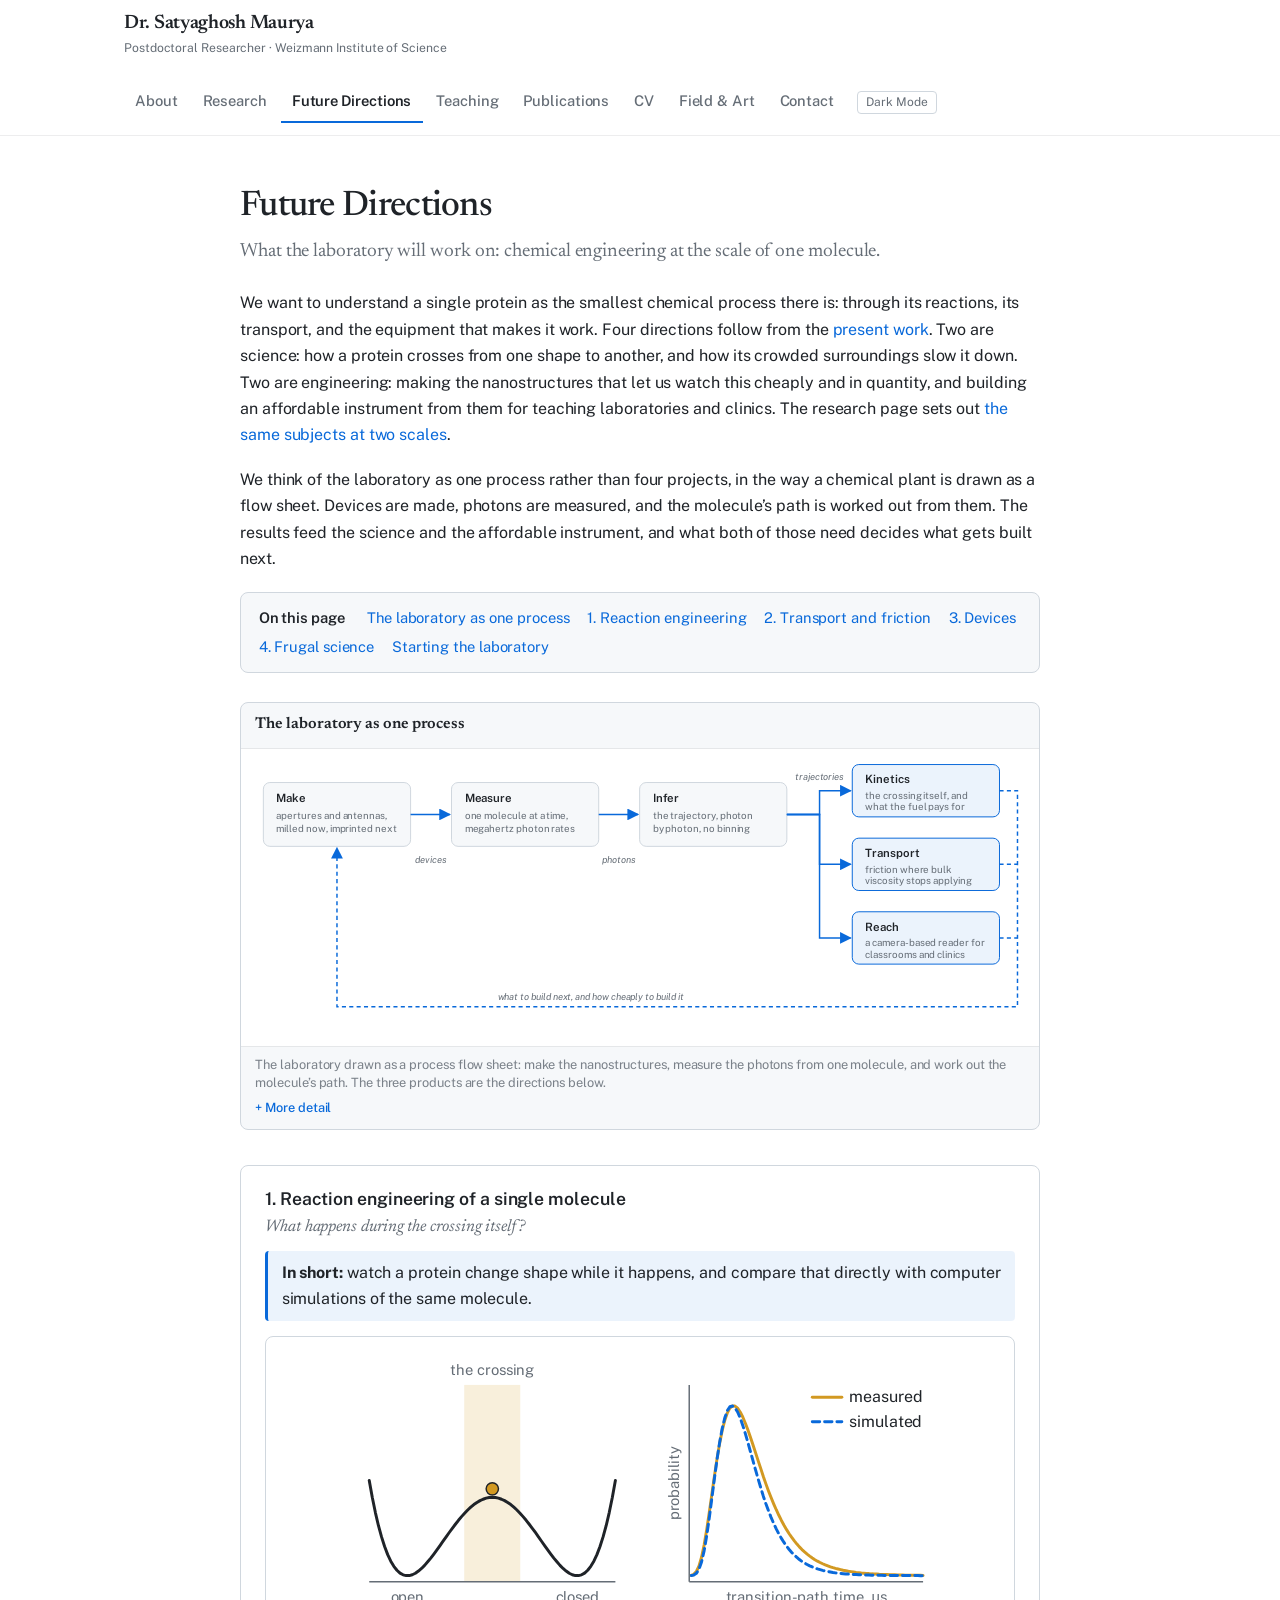
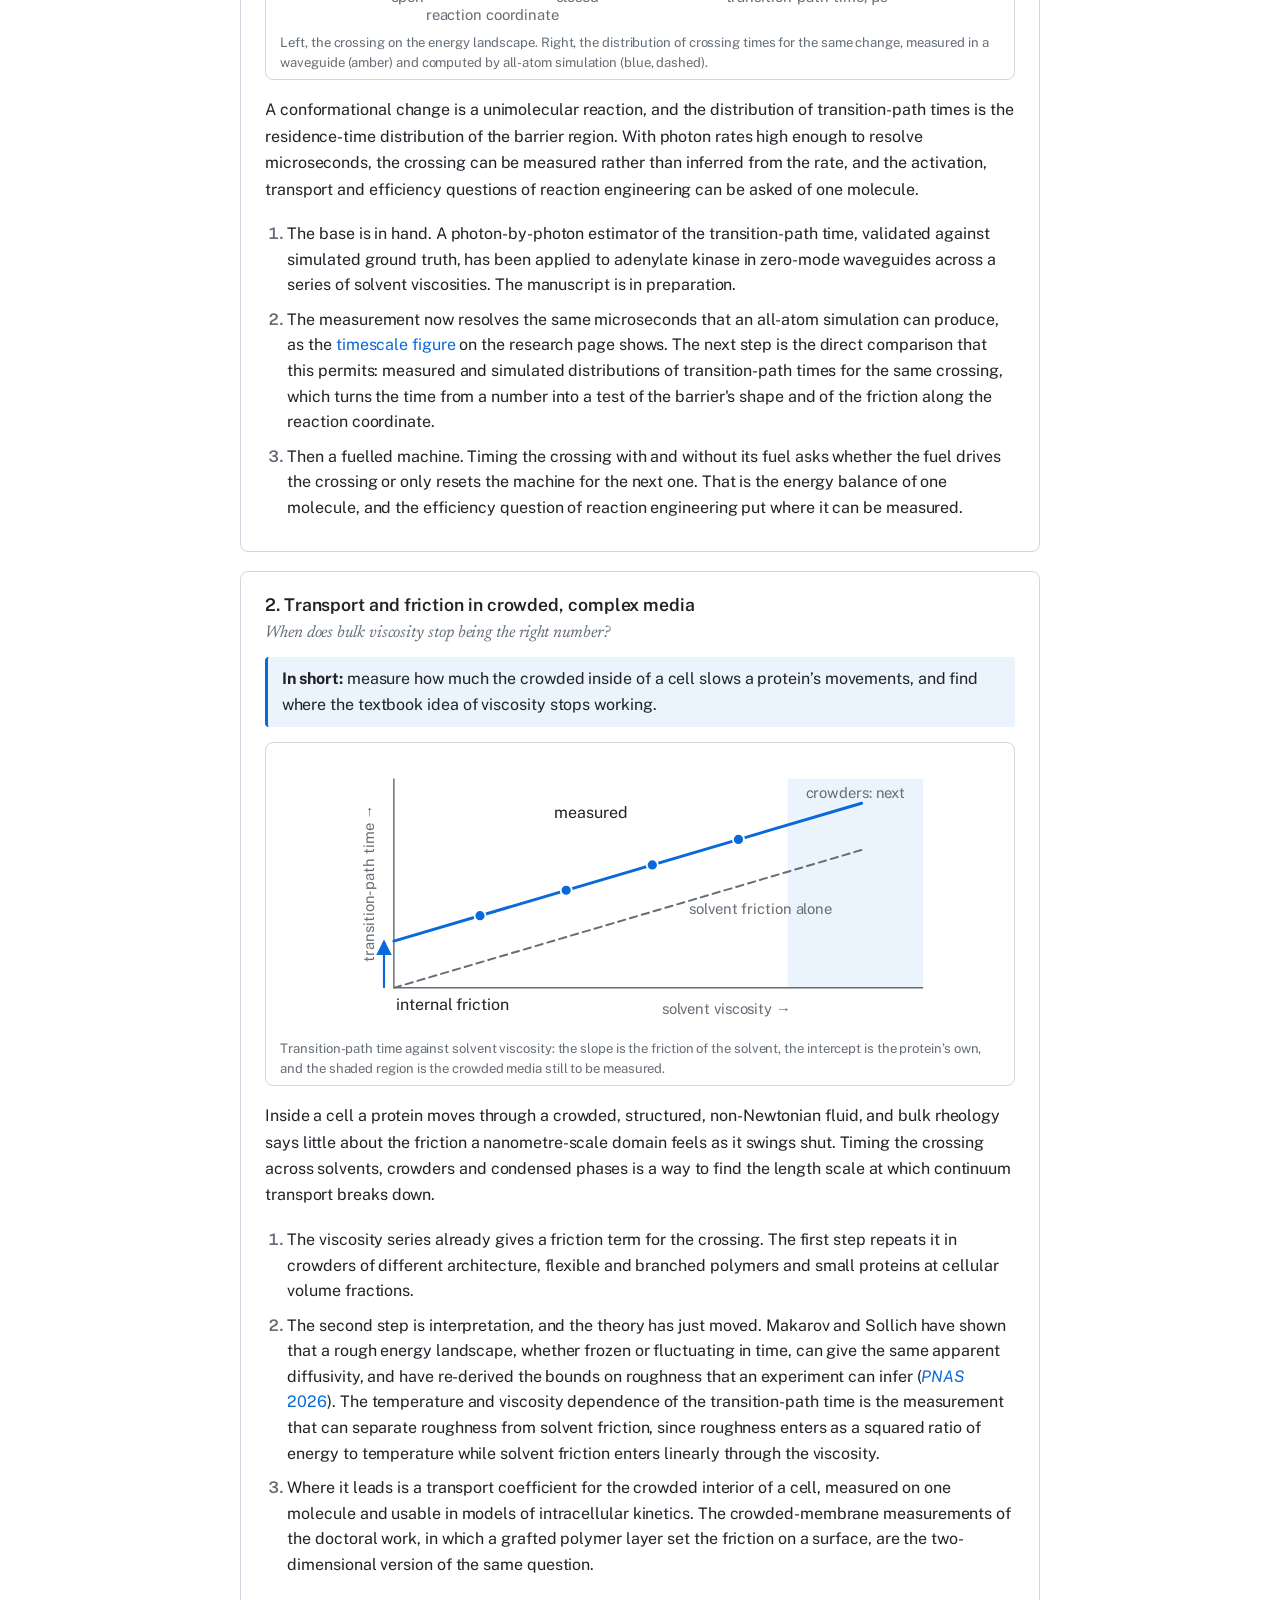
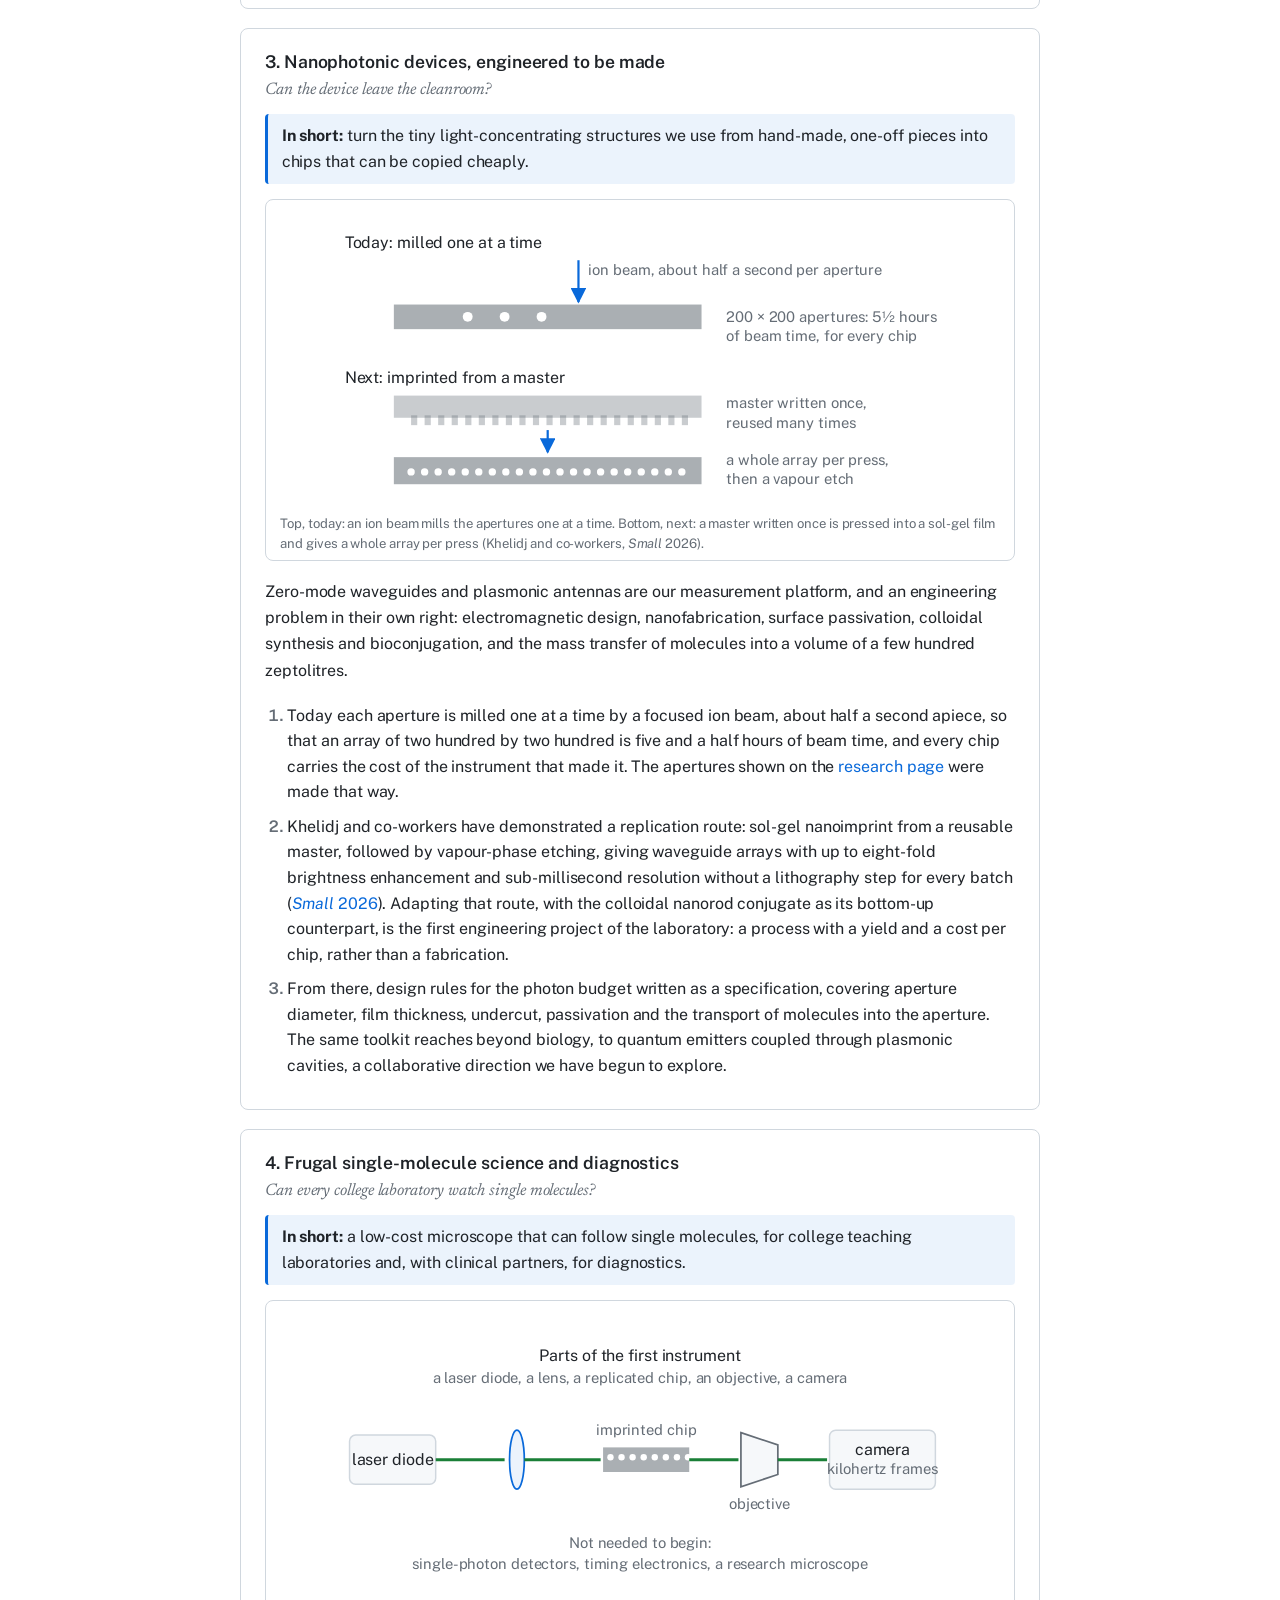
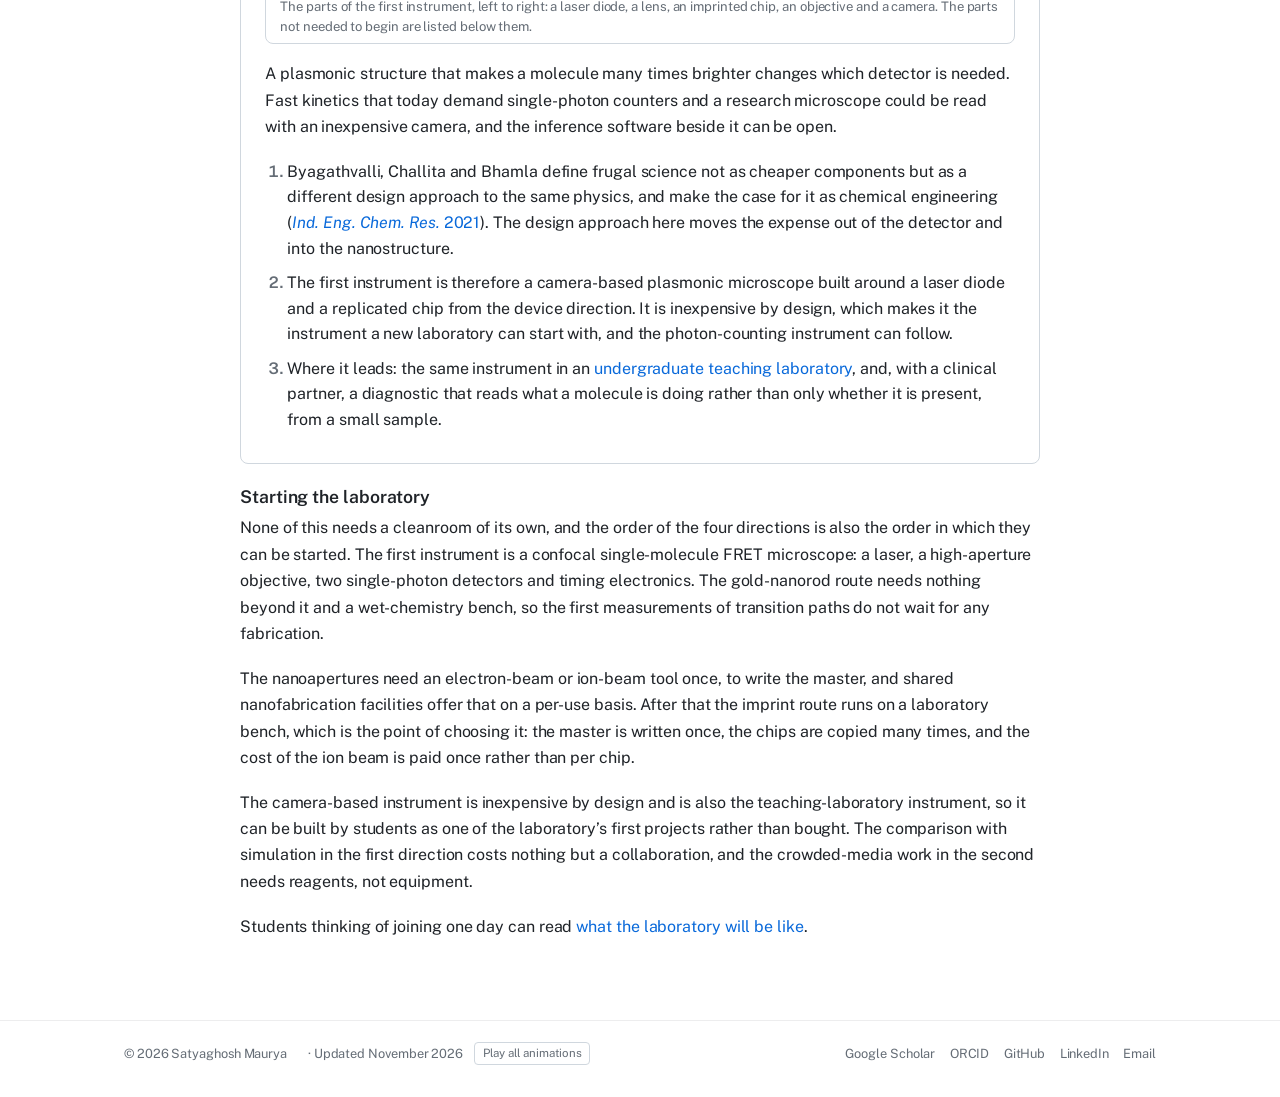
<file: future.html>
<!DOCTYPE html>
<html lang="en">
<head>
<meta charset="UTF-8">
<meta name="viewport" content="width=device-width, initial-scale=1.0">
<title>Future Directions — Dr. Satyaghosh Maurya</title>
<meta name="description" content="Future directions of Dr. Satyaghosh Maurya: chemical engineering at the scale of one molecule, in reaction kinetics, transport in crowded media, scalable nanophotonic devices, and frugal single-molecule science.">
<!-- Canonical, social preview and structured data -->
<link rel="canonical" href="https://satyaghoshmaurya.github.io/future.html">
<meta property="og:site_name" content="Dr. Satyaghosh Maurya">
<meta property="og:locale" content="en_GB">
<meta property="og:type" content="article">
<meta property="og:title" content="Future Directions — Dr. Satyaghosh Maurya">
<meta property="og:description" content="Future directions of Dr. Satyaghosh Maurya: chemical engineering at the scale of one molecule, in reaction kinetics, transport in crowded media, scalable nanophotonic devices, and frugal single-molecule science.">
<meta property="og:url" content="https://satyaghoshmaurya.github.io/future.html">
<meta property="og:image" content="https://satyaghoshmaurya.github.io/assets/img/og-card.png">
<meta property="og:image:width" content="1200">
<meta property="og:image:height" content="630">
<meta property="og:image:alt" content="Portrait of Satyaghosh Maurya beside a two-well conformational free-energy landscape">
<meta name="twitter:card" content="summary_large_image">
<meta name="twitter:title" content="Future Directions — Dr. Satyaghosh Maurya">
<meta name="twitter:description" content="Future directions of Dr. Satyaghosh Maurya: chemical engineering at the scale of one molecule, in reaction kinetics, transport in crowded media, scalable nanophotonic devices, and frugal single-molecule science.">
<meta name="twitter:image" content="https://satyaghoshmaurya.github.io/assets/img/og-card.png">

<link rel="icon" href="favicon.ico" sizes="32x32">
<link rel="icon" href="favicon.svg" type="image/svg+xml">
<link rel="apple-touch-icon" href="assets/img/icon/apple-touch-icon.png">
<link rel="preconnect" href="https://fonts.googleapis.com">
<link rel="preconnect" href="https://fonts.gstatic.com" crossorigin>
<link href="https://fonts.googleapis.com/css2?family=Newsreader:ital,opsz,wght@0,6..72,400;0,6..72,500;0,6..72,600;1,6..72,400&family=Public+Sans:wght@400;500;600;700&display=optional" rel="stylesheet">
<link rel="stylesheet" href="css/style.css">
<script>
  (function () {
    try {
      if (localStorage.getItem("theme") === "dark") {
        document.documentElement.setAttribute("data-theme", "dark");
      }
    } catch(e) {}
  })();
</script>
</head>
<body>

<a class="skip-link" href="#main">Skip to content</a>

<!-- ============ SITE HEADER ============ -->
<header class="site-header">
  <div class="site-header-inner">
    <a href="index.html" class="brand">
      <span class="brand-name">Dr. Satyaghosh Maurya</span>
      <span class="brand-role">Postdoctoral Researcher &middot; Weizmann Institute of Science</span>
    </a>
    <button type="button" class="nav-toggle" data-nav-toggle aria-expanded="false" aria-controls="siteNav">Menu</button>
    <nav class="site-nav" id="siteNav" aria-label="Primary">
      <a href="index.html">About</a>
      <a href="research.html">Research</a>
      <a href="future.html" class="active" aria-current="page">Future Directions</a>
      <a href="teaching.html">Teaching</a>
      <a href="publications.html">Publications</a>
      <a href="cv.html">CV</a>
      <a href="hobbies.html">Field &amp; Art</a>
      <a href="contact.html">Contact</a>
      <button type="button" data-theme-toggle class="theme-toggle-btn">Toggle theme</button>
    </nav>
  </div>
</header>

<div class="site">

  <main id="main">
    <div class="content">
      <section id="future-vision">
        <h1>Future Directions</h1>
        <p class="lede">
          What the laboratory will work on: chemical engineering at the scale of one molecule.
        </p>
        <p>
          We want to understand a single protein as the smallest chemical process there is: through its reactions, its transport, and the equipment that makes it work. Four directions follow from the <a href="research.html">present work</a>. Two are science: how a protein crosses from one shape to another, and how its crowded surroundings slow it down. Two are engineering: making the nanostructures that let us watch this cheaply and in quantity, and building an affordable instrument from them for teaching laboratories and clinics. The research page sets out <a href="research.html#chemeng">the same subjects at two scales</a>.
        </p>
        <p>
          We think of the laboratory as one process rather than four projects, in the way a chemical plant is drawn as a flow sheet. Devices are made, photons are measured, and the molecule&rsquo;s path is worked out from them. The results feed the science and the affordable instrument, and what both of those need decides what gets built next.
        </p>

      <nav class="page-toc" aria-label="On this page">
        <span class="page-toc-head">On this page</span>
        <a href="#fdFlow">The laboratory as one process</a>
        <a href="#d1">1. Reaction engineering</a>
        <a href="#d2">2. Transport and friction</a>
        <a href="#d3">3. Devices</a>
        <a href="#d4">4. Frugal science</a>
        <a href="#start">Starting the laboratory</a>
      </nav>
        <figure class="fig-card" id="fdFlow">
          <div class="fig-bar">
            <span class="fig-title">The laboratory as one process</span>
          </div>
        <div class="fd-flow-wrap">
          <svg class="fd-flow" viewBox="0 0 960 340" role="img" aria-labelledby="fdFlowTitle fdFlowDesc">
            <title id="fdFlowTitle">The laboratory as one process</title>
            <desc id="fdFlowDesc">Three stages in a line, make, measure and infer, feed three outputs: kinetics, transport and reach. A dashed recycle stream runs from all three outputs back to the making of devices, labelled what to build next and how cheaply to build it.</desc>
            <defs>
              <marker id="fdArrow" viewBox="0 0 10 10" refX="9" refY="5" markerWidth="8" markerHeight="8" orient="auto-start-reverse">
                <path d="M0 0 L10 5 L0 10 z" class="fd-arrhead"/>
              </marker>
            </defs>

            <g class="fd-blk">
              <rect x="20" y="30" width="180" height="78" rx="8"/>
              <text x="36" y="54" class="fd-t">Make</text>
              <text class="fd-s"><tspan x="36" y="74">apertures and antennas,</tspan><tspan x="36" dy="16">milled now, imprinted next</tspan></text>
            </g>
            <g class="fd-blk">
              <rect x="250" y="30" width="180" height="78" rx="8"/>
              <text x="266" y="54" class="fd-t">Measure</text>
              <text class="fd-s"><tspan x="266" y="74">one molecule at a time,</tspan><tspan x="266" dy="16">megahertz photon rates</tspan></text>
            </g>
            <g class="fd-blk">
              <rect x="480" y="30" width="180" height="78" rx="8"/>
              <text x="496" y="54" class="fd-t">Infer</text>
              <text class="fd-s"><tspan x="496" y="74">the trajectory, photon</tspan><tspan x="496" dy="16">by photon, no binning</tspan></text>
            </g>

            <g class="fd-blk fd-out">
              <rect x="740" y="8" width="180" height="64" rx="8"/>
              <text x="756" y="31" class="fd-t">Kinetics</text>
              <text class="fd-s"><tspan x="756" y="50">the crossing itself, and</tspan><tspan x="756" dy="14">what the fuel pays for</tspan></text>
            </g>
            <g class="fd-blk fd-out">
              <rect x="740" y="98" width="180" height="64" rx="8"/>
              <text x="756" y="121" class="fd-t">Transport</text>
              <text class="fd-s"><tspan x="756" y="140">friction where bulk</tspan><tspan x="756" dy="14">viscosity stops applying</tspan></text>
            </g>
            <g class="fd-blk fd-out">
              <rect x="740" y="188" width="180" height="64" rx="8"/>
              <text x="756" y="211" class="fd-t">Reach</text>
              <text class="fd-s"><tspan x="756" y="230">a camera-based reader for</tspan><tspan x="756" dy="14">classrooms and clinics</tspan></text>
            </g>

            <path class="fd-arr" d="M200 69 H248" marker-end="url(#fdArrow)"/>
            <text x="225" y="128" class="fd-lab" text-anchor="middle">devices</text>
            <path class="fd-arr" d="M430 69 H478" marker-end="url(#fdArrow)"/>
            <text x="455" y="128" class="fd-lab" text-anchor="middle">photons</text>

            <path class="fd-arr" d="M660 69 H700 V40 H738" marker-end="url(#fdArrow)"/>
            <path class="fd-arr" d="M660 69 H700 V130 H738" marker-end="url(#fdArrow)"/>
            <path class="fd-arr" d="M660 69 H700 V220 H738" marker-end="url(#fdArrow)"/>
            <text x="700" y="27" class="fd-lab" text-anchor="middle">trajectories</text>

            <path class="fd-arr fd-recycle" d="M920 40 H942 V304 H110 V110" marker-end="url(#fdArrow)"/>
            <path class="fd-arr fd-recycle" d="M920 130 H942"/>
            <path class="fd-arr fd-recycle" d="M920 220 H942"/>
            <text x="420" y="296" class="fd-lab" text-anchor="middle">what to build next, and how cheaply to build it</text>
          </svg>
        </div>
          <figcaption class="fig-caption">
            <span class="fd-flow-hint">Drag sideways to see the whole process.</span>
            <span class="fig-note">The laboratory drawn as a process flow sheet: make the nanostructures, measure the photons from one molecule, and work out the molecule&rsquo;s path. The three products are the directions below.</span>
            <details class="fig-more"><summary>More detail</summary><p>The main line is the work as it stands today: millions of photons per second from one molecule, read photon by photon. The dashed recycle stream is the engineering rule: a device is designed for what the measurement needs and what a copied chip can cost, not for whatever a cleanroom happens to be able to make.</p></details>
          </figcaption>
        </figure>

<svg width="0" height="0" style="position:absolute" aria-hidden="true"><defs><marker id="fdTick" viewBox="0 0 10 10" refX="9" refY="5" markerWidth="7" markerHeight="7" orient="auto-start-reverse"><path d="M0 0 L10 5 L0 10 z" class="fd-arrhead" style="fill:var(--accent)"/></marker></defs></svg>
        <div class="card">
          <h3 id="d1">1. Reaction engineering of a single molecule</h3>
          <p class="fd-question">What happens during the crossing itself?</p>
          <p class="fd-plain"><strong>In short:</strong> watch a protein change shape while it happens, and compare that directly with computer simulations of the same molecule.</p>

          <figure class="fd-fig">
            <svg viewBox="0 0 520 225" role="img" aria-label="Left, a two-well energy landscape with the barrier region shaded amber. Right, two overlapping distributions of transition-path time, one measured and one simulated, which the first direction requires to agree.">
              <rect x="117.2" y="30" width="45.5" height="160" class="amberfill"/>
              <polyline points="40.0,107.6 42.5,121.5 45.0,133.7 47.5,144.4 50.0,153.5 52.5,161.3 55.0,167.9 57.5,173.2 60.0,177.4 62.5,180.6 65.0,182.9 67.5,184.3 70.0,184.9 72.5,184.9 75.0,184.2 77.5,183.0 80.0,181.2 82.5,179.1 85.0,176.6 87.5,173.7 90.0,170.7 92.5,167.4 95.0,164.0 97.5,160.5 100.0,157.0 102.5,153.4 105.0,149.9 107.5,146.5 110.0,143.2 112.5,140.0 115.0,137.0 117.5,134.2 120.0,131.6 122.5,129.3 125.0,127.2 127.5,125.5 130.0,124.0 132.5,122.9 135.0,122.0 137.5,121.5 140.0,121.4 142.5,121.5 145.0,122.0 147.5,122.9 150.0,124.0 152.5,125.5 155.0,127.2 157.5,129.3 160.0,131.6 162.5,134.2 165.0,137.0 167.5,140.0 170.0,143.2 172.5,146.5 175.0,149.9 177.5,153.4 180.0,157.0 182.5,160.5 185.0,164.0 187.5,167.4 190.0,170.7 192.5,173.7 195.0,176.6 197.5,179.1 200.0,181.2 202.5,183.0 205.0,184.2 207.5,184.9 210.0,184.9 212.5,184.3 215.0,182.9 217.5,180.6 220.0,177.4 222.5,173.2 225.0,167.9 227.5,161.3 230.0,153.5 232.5,144.4 235.0,133.7 237.5,121.5 240.0,107.6" class="curve"/>
              <circle cx="140.0" cy="114.4" r="5" class="mol"/>
              <line x1="40" y1="190" x2="240" y2="190" class="ax"/>
              <text x="71.0" y="206" class="m" text-anchor="middle">open</text>
              <text x="209.0" y="206" class="m" text-anchor="middle">closed</text>
              <text x="140.0" y="22" class="m" text-anchor="middle">the crossing</text>
              <text x="140" y="221" class="m" text-anchor="middle">reaction coordinate</text>

              <line x1="300" y1="190" x2="490" y2="190" class="ax"/>
              <line x1="300" y1="190" x2="300" y2="30" class="ax"/>
              <polyline points="301.7,184.8 303.7,183.9 305.8,181.6 307.9,177.2 310.0,170.0 312.1,160.1 314.2,147.7 316.3,133.6 318.4,118.7 320.5,103.9 322.6,89.9 324.7,77.5 326.8,67.0 328.9,58.7 331.0,52.7 333.0,48.9 335.1,47.2 337.2,47.2 339.3,48.9 341.4,52.0 343.5,56.1 345.6,61.1 347.7,66.7 349.8,72.7 351.9,79.0 354.0,85.4 356.1,91.9 358.2,98.2 360.2,104.4 362.3,110.4 364.4,116.1 366.5,121.5 368.6,126.6 370.7,131.4 372.8,135.9 374.9,140.1 377.0,144.0 379.1,147.6 381.2,150.9 383.3,153.9 385.4,156.7 387.5,159.3 389.5,161.6 391.6,163.8 393.7,165.7 395.8,167.5 397.9,169.1 400.0,170.6 402.1,172.0 404.2,173.2 406.3,174.3 408.4,175.3 410.5,176.2 412.6,177.0 414.7,177.8 416.8,178.5 418.8,179.1 420.9,179.6 423.0,180.1 425.1,180.6 427.2,181.0 429.3,181.4 431.4,181.7 433.5,182.0 435.6,182.3 437.7,182.5 439.8,182.8 441.9,183.0 444.0,183.2 446.1,183.3 448.1,183.5 450.2,183.6 452.3,183.7 454.4,183.9 456.5,184.0 458.6,184.1 460.7,184.1 462.8,184.2 464.9,184.3 467.0,184.3 469.1,184.4 471.2,184.5 473.3,184.5 475.4,184.6 477.4,184.6 479.5,184.6 481.6,184.7 483.7,184.7 485.8,184.7 487.9,184.7 490.0,184.8" class="curve amber"/>
              <polyline points="301.7,184.9 303.7,184.5 305.8,183.1 307.9,179.8 310.0,173.9 312.1,164.8 314.2,152.6 316.3,138.0 318.4,122.0 320.5,105.8 322.6,90.4 324.7,76.7 326.8,65.3 328.9,56.7 331.0,50.8 333.0,47.7 335.1,47.1 337.2,48.6 339.3,52.0 341.4,56.9 343.5,62.9 345.6,69.6 347.7,76.9 349.8,84.4 351.9,92.0 354.0,99.5 356.1,106.8 358.2,113.8 360.2,120.4 362.3,126.6 364.4,132.3 366.5,137.6 368.6,142.5 370.7,147.0 372.8,151.0 374.9,154.7 377.0,158.0 379.1,161.0 381.2,163.7 383.3,166.1 385.4,168.2 387.5,170.2 389.5,171.9 391.6,173.4 393.7,174.7 395.8,175.9 397.9,177.0 400.0,177.9 402.1,178.7 404.2,179.5 406.3,180.1 408.4,180.7 410.5,181.2 412.6,181.6 414.7,182.0 416.8,182.4 418.8,182.7 420.9,182.9 423.0,183.2 425.1,183.4 427.2,183.6 429.3,183.7 431.4,183.9 433.5,184.0 435.6,184.1 437.7,184.2 439.8,184.3 441.9,184.4 444.0,184.5 446.1,184.5 448.1,184.6 450.2,184.6 452.3,184.7 454.4,184.7 456.5,184.7 458.6,184.8 460.7,184.8 462.8,184.8 464.9,184.8 467.0,184.9 469.1,184.9 471.2,184.9 473.3,184.9 475.4,184.9 477.4,184.9 479.5,184.9 481.6,184.9 483.7,184.9 485.8,184.9 487.9,185.0 490.0,185.0" class="curve blue dash"/>
              <text x="395" y="206" class="m" text-anchor="middle">transition-path time, &#956;s</text>
              <text x="292" y="110" class="m" text-anchor="middle" transform="rotate(-90 292 110)">probability</text>
              <line x1="400" y1="40" x2="424" y2="40" class="curve amber"/><text x="430" y="44" class="t">measured</text>
              <line x1="400" y1="60" x2="424" y2="60" class="curve blue dash"/><text x="430" y="64" class="t">simulated</text>
            </svg>
            <figcaption class="fd-figcap">Left, the crossing on the energy landscape. Right, the distribution of crossing times for the same change, measured in a waveguide (amber) and computed by all-atom simulation (blue, dashed).</figcaption>
          </figure>
          <p>
            A conformational change is a unimolecular reaction, and the distribution of transition-path times is the residence-time distribution of the barrier region. With photon rates high enough to resolve microseconds, the crossing can be measured rather than inferred from the rate, and the activation, transport and efficiency questions of reaction engineering can be asked of one molecule.
          </p>
          <ol class="fd-steps">
            <li>The base is in hand. A photon-by-photon estimator of the transition-path time, validated against simulated ground truth, has been applied to adenylate kinase in zero-mode waveguides across a series of solvent viscosities. The manuscript is in preparation.</li>
            <li>The measurement now resolves the same microseconds that an all-atom simulation can produce, as the <a href="research.html#timescaleFigure">timescale figure</a> on the research page shows. The next step is the direct comparison that this permits: measured and simulated distributions of transition-path times for the same crossing, which turns the time from a number into a test of the barrier's shape and of the friction along the reaction coordinate.</li>
            <li>Then a fuelled machine. Timing the crossing with and without its fuel asks whether the fuel drives the crossing or only resets the machine for the next one. That is the energy balance of one molecule, and the efficiency question of reaction engineering put where it can be measured.</li>
          </ol>
        </div>

        <div class="card">
          <h3 id="d2">2. Transport and friction in crowded, complex media</h3>
          <p class="fd-question">When does bulk viscosity stop being the right number?</p>
          <p class="fd-plain"><strong>In short:</strong> measure how much the crowded inside of a cell slows a protein&rsquo;s movements, and find where the textbook idea of viscosity stops working.</p>

          <figure class="fd-fig">
            <svg viewBox="0 0 520 225" role="img" aria-label="Transition-path time plotted against solvent viscosity. A dotted line through the origin is the prediction for solvent friction alone; the measured points lie on a parallel line with an intercept, the protein's internal friction. A shaded region at high viscosity marks the crowded media still to be measured.">
              <rect x="380" y="20" width="110" height="170" class="nextfill"/>
              <text x="435" y="36" class="m" text-anchor="middle">crowders: next</text>
              <line x1="60" y1="190" x2="490" y2="190" class="ax"/>
              <line x1="60" y1="190" x2="60" y2="20" class="ax"/>
              <line x1="60" y1="190" x2="440" y2="78" class="curve dash muted"/>
              <line x1="60" y1="152" x2="440" y2="40" class="curve blue"/>
              <circle cx="130" cy="131.4" r="4.5" class="pt"/>
              <circle cx="200" cy="110.7" r="4.5" class="pt"/>
              <circle cx="270" cy="90.1" r="4.5" class="pt"/>
              <circle cx="340" cy="69.4" r="4.5" class="pt"/>
              <path d="M52 190 V152" class="arr" marker-end="url(#fdTick)"/>
              <text x="62" y="208" class="t">internal friction</text>
              <text x="300" y="130" class="m">solvent friction alone</text>
              <text x="250" y="52" class="t" text-anchor="end">measured</text>
              <text x="330" y="211" class="m" text-anchor="middle">solvent viscosity &#8594;</text>
              <text x="44" y="105" class="m" text-anchor="middle" transform="rotate(-90 44 105)">transition-path time &#8594;</text>
            </svg>
            <figcaption class="fd-figcap">Transition-path time against solvent viscosity: the slope is the friction of the solvent, the intercept is the protein&rsquo;s own, and the shaded region is the crowded media still to be measured.</figcaption>
          </figure>
          <p>
            Inside a cell a protein moves through a crowded, structured, non-Newtonian fluid, and bulk rheology says little about the friction a nanometre-scale domain feels as it swings shut. Timing the crossing across solvents, crowders and condensed phases is a way to find the length scale at which continuum transport breaks down.
          </p>
          <ol class="fd-steps">
            <li>The viscosity series already gives a friction term for the crossing. The first step repeats it in crowders of different architecture, flexible and branched polymers and small proteins at cellular volume fractions.</li>
            <li>The second step is interpretation, and the theory has just moved. Makarov and Sollich have shown that a rough energy landscape, whether frozen or fluctuating in time, can give the same apparent diffusivity, and have re-derived the bounds on roughness that an experiment can infer (<a href="https://doi.org/10.1073/pnas.2516241123" target="_blank" rel="noopener"><i>PNAS</i> 2026</a>). The temperature and viscosity dependence of the transition-path time is the measurement that can separate roughness from solvent friction, since roughness enters as a squared ratio of energy to temperature while solvent friction enters linearly through the viscosity.</li>
            <li>Where it leads is a transport coefficient for the crowded interior of a cell, measured on one molecule and usable in models of intracellular kinetics. The crowded-membrane measurements of the doctoral work, in which a grafted polymer layer set the friction on a surface, are the two-dimensional version of the same question.</li>
          </ol>
        </div>

        <div class="card">
          <h3 id="d3">3. Nanophotonic devices, engineered to be made</h3>
          <p class="fd-question">Can the device leave the cleanroom?</p>
          <p class="fd-plain"><strong>In short:</strong> turn the tiny light-concentrating structures we use from hand-made, one-off pieces into chips that can be copied cheaply.</p>

          <figure class="fd-fig">
            <svg viewBox="0 0 520 240" role="img" aria-label="Two rows. Top, today: an ion beam mills apertures into a metal film one at a time. Bottom, next: a master written once is pressed into a film, giving a whole array of apertures per press, and the master is reused.">
              <text x="20" y="30" class="t">Today: milled one at a time</text>
              <rect x="60" y="76" width="250" height="20" class="film"/>
              <circle cx="120" cy="86" r="4" class="hole"/><circle cx="150" cy="86" r="4" class="hole"/><circle cx="180" cy="86" r="4" class="hole"/>
              <path d="M210 40 V74" class="arr" marker-end="url(#fdTick)"/>
              <text x="218" y="52" class="m">ion beam, about half a second per aperture</text>
              <text x="330" y="90" class="m">200 &#215; 200 apertures: 5&#189; hours</text>
              <text x="330" y="106" class="m">of beam time, for every chip</text>

              <text x="20" y="140" class="t">Next: imprinted from a master</text>
              <rect x="60" y="150" width="250" height="18" class="master"/>
              <rect x="74" y="166" width="5" height="8" class="tooth"/><rect x="85" y="166" width="5" height="8" class="tooth"/><rect x="96" y="166" width="5" height="8" class="tooth"/><rect x="107" y="166" width="5" height="8" class="tooth"/><rect x="118" y="166" width="5" height="8" class="tooth"/><rect x="129" y="166" width="5" height="8" class="tooth"/><rect x="140" y="166" width="5" height="8" class="tooth"/><rect x="151" y="166" width="5" height="8" class="tooth"/><rect x="162" y="166" width="5" height="8" class="tooth"/><rect x="173" y="166" width="5" height="8" class="tooth"/><rect x="184" y="166" width="5" height="8" class="tooth"/><rect x="195" y="166" width="5" height="8" class="tooth"/><rect x="206" y="166" width="5" height="8" class="tooth"/><rect x="217" y="166" width="5" height="8" class="tooth"/><rect x="228" y="166" width="5" height="8" class="tooth"/><rect x="239" y="166" width="5" height="8" class="tooth"/><rect x="250" y="166" width="5" height="8" class="tooth"/><rect x="261" y="166" width="5" height="8" class="tooth"/><rect x="272" y="166" width="5" height="8" class="tooth"/><rect x="283" y="166" width="5" height="8" class="tooth"/><rect x="294" y="166" width="5" height="8" class="tooth"/>
              <path d="M185 178 V196" class="arr" marker-end="url(#fdTick)"/>
              <rect x="60" y="200" width="250" height="22" class="film"/>
              <circle cx="74" cy="212" r="3" class="hole"/><circle cx="85" cy="212" r="3" class="hole"/><circle cx="96" cy="212" r="3" class="hole"/><circle cx="107" cy="212" r="3" class="hole"/><circle cx="118" cy="212" r="3" class="hole"/><circle cx="129" cy="212" r="3" class="hole"/><circle cx="140" cy="212" r="3" class="hole"/><circle cx="151" cy="212" r="3" class="hole"/><circle cx="162" cy="212" r="3" class="hole"/><circle cx="173" cy="212" r="3" class="hole"/><circle cx="184" cy="212" r="3" class="hole"/><circle cx="195" cy="212" r="3" class="hole"/><circle cx="206" cy="212" r="3" class="hole"/><circle cx="217" cy="212" r="3" class="hole"/><circle cx="228" cy="212" r="3" class="hole"/><circle cx="239" cy="212" r="3" class="hole"/><circle cx="250" cy="212" r="3" class="hole"/><circle cx="261" cy="212" r="3" class="hole"/><circle cx="272" cy="212" r="3" class="hole"/><circle cx="283" cy="212" r="3" class="hole"/><circle cx="294" cy="212" r="3" class="hole"/>
              <text x="330" y="160" class="m">master written once,</text>
              <text x="330" y="176" class="m">reused many times</text>
              <text x="330" y="206" class="m">a whole array per press,</text>
              <text x="330" y="222" class="m">then a vapour etch</text>
            </svg>
            <figcaption class="fd-figcap">Top, today: an ion beam mills the apertures one at a time. Bottom, next: a master written once is pressed into a sol-gel film and gives a whole array per press (Khelidj and co-workers, <i>Small</i> 2026).</figcaption>
          </figure>
          <p>
            Zero-mode waveguides and plasmonic antennas are our measurement platform, and an engineering problem in their own right: electromagnetic design, nanofabrication, surface passivation, colloidal synthesis and bioconjugation, and the mass transfer of molecules into a volume of a few hundred zeptolitres.
          </p>
          <ol class="fd-steps">
            <li>Today each aperture is milled one at a time by a focused ion beam, about half a second apiece, so that an array of two hundred by two hundred is five and a half hours of beam time, and every chip carries the cost of the instrument that made it. The apertures shown on the <a href="research.html#zmwDevice">research page</a> were made that way.</li>
            <li>Khelidj and co-workers have demonstrated a replication route: sol-gel nanoimprint from a reusable master, followed by vapour-phase etching, giving waveguide arrays with up to eight-fold brightness enhancement and sub-millisecond resolution without a lithography step for every batch (<a href="https://doi.org/10.1002/smll.202510587" target="_blank" rel="noopener"><i>Small</i> 2026</a>). Adapting that route, with the colloidal nanorod conjugate as its bottom-up counterpart, is the first engineering project of the laboratory: a process with a yield and a cost per chip, rather than a fabrication.</li>
            <li>From there, design rules for the photon budget written as a specification, covering aperture diameter, film thickness, undercut, passivation and the transport of molecules into the aperture. The same toolkit reaches beyond biology, to quantum emitters coupled through plasmonic cavities, a collaborative direction we have begun to explore.</li>
          </ol>
        </div>

        <div class="card">
          <h3 id="d4">4. Frugal single-molecule science and diagnostics</h3>
          <p class="fd-question">Can every college laboratory watch single molecules?</p>
          <p class="fd-plain"><strong>In short:</strong> a low-cost microscope that can follow single molecules, for college teaching laboratories and, with clinical partners, for diagnostics.</p>

          <figure class="fd-fig">
            <svg viewBox="0 0 520 225" role="img" aria-label="An optical path from left to right: a laser diode, a lens, an imprinted chip with apertures, an objective, and a camera. Below, the list of parts.">
              <g class="blk"><rect x="24" y="100" width="70" height="40" rx="5"/><text x="59" y="124" class="t" text-anchor="middle">laser diode</text></g>
              <path d="M94 120 H150" class="beam"/>
              <ellipse cx="160" cy="120" rx="6" ry="24" class="lens"/>
              <path d="M166 120 H228" class="beam"/>
              <rect x="230" y="110" width="70" height="20" class="film"/>
              <circle cx="236" cy="118" r="2.6" class="hole"/><circle cx="245" cy="118" r="2.6" class="hole"/><circle cx="254" cy="118" r="2.6" class="hole"/><circle cx="263" cy="118" r="2.6" class="hole"/><circle cx="272" cy="118" r="2.6" class="hole"/><circle cx="281" cy="118" r="2.6" class="hole"/><circle cx="290" cy="118" r="2.6" class="hole"/><circle cx="299" cy="118" r="2.6" class="hole"/>
              <text x="265" y="100" class="m" text-anchor="middle">imprinted chip</text>
              <path d="M300 120 H340" class="beam"/>
              <path d="M342 98 L372 108 V132 L342 142 Z" class="objective"/>
              <text x="357" y="160" class="m" text-anchor="middle">objective</text>
              <path d="M372 120 H412" class="beam"/>
              <g class="blk"><rect x="414" y="96" width="86" height="48" rx="5"/><text x="457" y="116" class="t" text-anchor="middle">camera</text><text x="457" y="132" class="m" text-anchor="middle">kilohertz frames</text></g>
              <text x="260" y="40" class="t" text-anchor="middle">Parts of the first instrument</text>
              <text x="260" y="58" class="m" text-anchor="middle">a laser diode, a lens, a replicated chip, an objective, a camera</text>
              <text x="260" y="192" class="m" text-anchor="middle">Not needed to begin:</text>
              <text x="260" y="209" class="m" text-anchor="middle">single-photon detectors, timing electronics, a research microscope</text>
            </svg>
            <figcaption class="fd-figcap">The parts of the first instrument, left to right: a laser diode, a lens, an imprinted chip, an objective and a camera. The parts not needed to begin are listed below them.</figcaption>
          </figure>
          <p>
            A plasmonic structure that makes a molecule many times brighter changes which detector is needed. Fast kinetics that today demand single-photon counters and a research microscope could be read with an inexpensive camera, and the inference software beside it can be open.
          </p>
          <ol class="fd-steps">
            <li>Byagathvalli, Challita and Bhamla define frugal science not as cheaper components but as a different design approach to the same physics, and make the case for it as chemical engineering (<a href="https://doi.org/10.1021/acs.iecr.1c02868" target="_blank" rel="noopener"><i>Ind. Eng. Chem. Res.</i> 2021</a>). The design approach here moves the expense out of the detector and into the nanostructure.</li>
            <li>The first instrument is therefore a camera-based plasmonic microscope built around a laser diode and a replicated chip from the device direction. It is inexpensive by design, which makes it the instrument a new laboratory can start with, and the photon-counting instrument can follow.</li>
            <li>Where it leads: the same instrument in an <a href="teaching.html#laboratory">undergraduate teaching laboratory</a>, and, with a clinical partner, a diagnostic that reads what a molecule is doing rather than only whether it is present, from a small sample.</li>
          </ol>
        </div>

        <h3 id="start">Starting the laboratory</h3>
        <p>
          None of this needs a cleanroom of its own, and the order of the four directions is also the order in which they can be started. The first instrument is a confocal single-molecule FRET microscope: a laser, a high-aperture objective, two single-photon detectors and timing electronics. The gold-nanorod route needs nothing beyond it and a wet-chemistry bench, so the first measurements of transition paths do not wait for any fabrication.
        </p>
        <p>
          The nanoapertures need an electron-beam or ion-beam tool once, to write the master, and shared nanofabrication facilities offer that on a per-use basis. After that the imprint route runs on a laboratory bench, which is the point of choosing it: the master is written once, the chips are copied many times, and the cost of the ion beam is paid once rather than per chip.
        </p>
        <p>
          The camera-based instrument is inexpensive by design and is also the teaching-laboratory instrument, so it can be built by students as one of the laboratory&rsquo;s first projects rather than bought. The comparison with simulation in the first direction costs nothing but a collaboration, and the crowded-media work in the second needs reagents, not equipment.
        </p>
        <p>
          Students thinking of joining one day can read <a href="students.html">what the laboratory will be like</a>.
        </p>

      </section>

    </div>
  </main>

  <!-- ============ SITE FOOTER ============ -->
  <footer class="site-footer">
    <div class="site-footer-inner">
      <span class="footer-left">&copy; 2026 Satyaghosh Maurya <span class="footer-updated">Updated November 2026</span> <button type="button" class="theme-toggle-btn footer-anim" data-anim-toggle>Play all animations</button></span>
      <span class="footer-links">
        <a href="https://scholar.google.com/citations?user=LGxS32gAAAAJ&amp;hl=en" target="_blank" rel="noopener">Google Scholar</a>
        <a href="https://orcid.org/0000-0003-2757-7742" target="_blank" rel="noopener">ORCID</a>
        <a href="https://github.com/sgmaurya" target="_blank" rel="noopener">GitHub</a>
        <a href="https://www.linkedin.com/in/satyaghosh-maurya-98bbbaa2/" target="_blank" rel="noopener">LinkedIn</a>
        <a href="mailto:satyaghosh.maurya@weizmann.ac.il">Email</a>
      </span>
    </div>
  </footer>
</div>

<script src="js/main.js"></script>
</body>
</html>
</file>
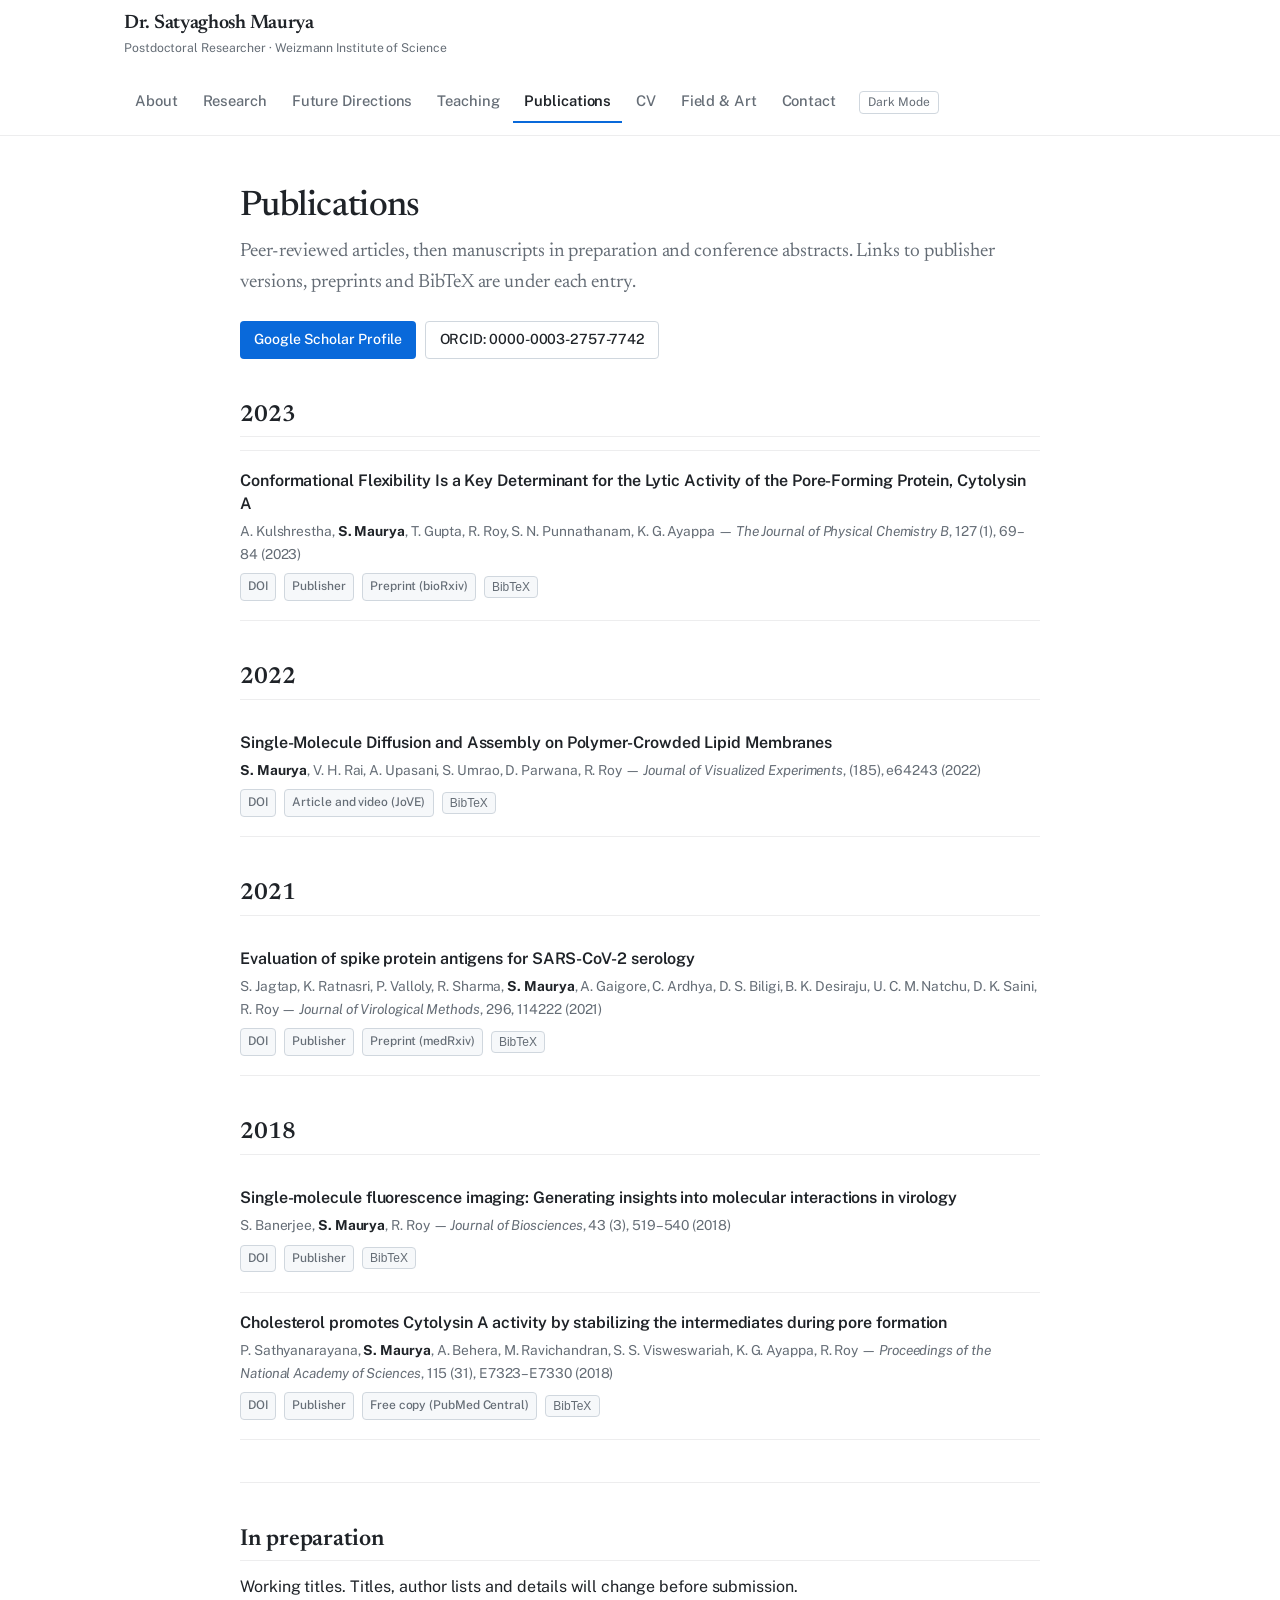
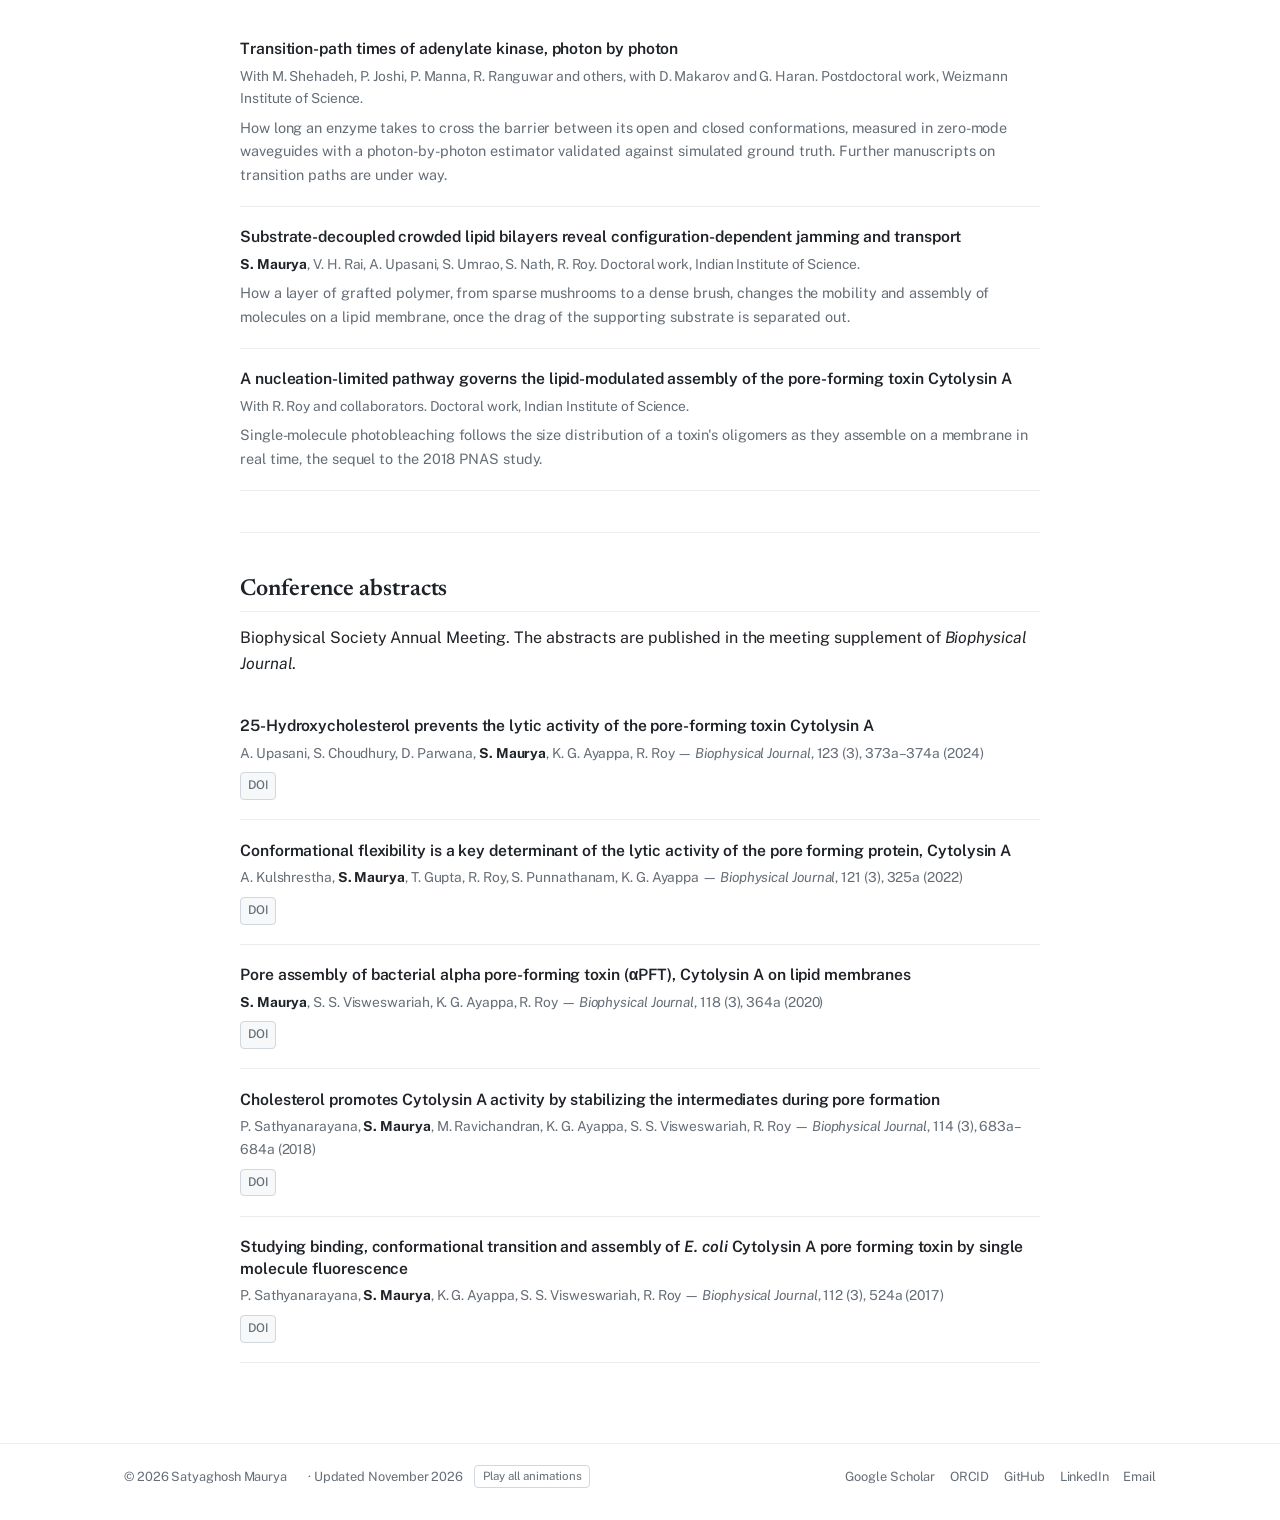
<file: publications.html>
<!DOCTYPE html>
<html lang="en">
<head>
<meta charset="UTF-8">
<meta name="viewport" content="width=device-width, initial-scale=1.0">
<title>Publications — Dr. Satyaghosh Maurya</title>
<meta name="description" content="Peer-reviewed publications by Dr. Satyaghosh Maurya in single-molecule biophysics, membrane proteins, pore-forming toxins, and fluorescence spectroscopy.">
<!-- Canonical, social preview and structured data -->
<link rel="canonical" href="https://satyaghoshmaurya.github.io/publications.html">
<meta property="og:site_name" content="Dr. Satyaghosh Maurya">
<meta property="og:locale" content="en_GB">
<meta property="og:type" content="article">
<meta property="og:title" content="Publications — Dr. Satyaghosh Maurya">
<meta property="og:description" content="Peer-reviewed publications by Dr. Satyaghosh Maurya in single-molecule biophysics, membrane proteins, pore-forming toxins, and fluorescence spectroscopy.">
<meta property="og:url" content="https://satyaghoshmaurya.github.io/publications.html">
<meta property="og:image" content="https://satyaghoshmaurya.github.io/assets/img/og-card.png">
<meta property="og:image:width" content="1200">
<meta property="og:image:height" content="630">
<meta property="og:image:alt" content="Portrait of Satyaghosh Maurya beside a two-well conformational free-energy landscape">
<meta name="twitter:card" content="summary_large_image">
<meta name="twitter:title" content="Publications — Dr. Satyaghosh Maurya">
<meta name="twitter:description" content="Peer-reviewed publications by Dr. Satyaghosh Maurya in single-molecule biophysics, membrane proteins, pore-forming toxins, and fluorescence spectroscopy.">
<meta name="twitter:image" content="https://satyaghoshmaurya.github.io/assets/img/og-card.png">

<link rel="icon" href="favicon.ico" sizes="32x32">
<link rel="icon" href="favicon.svg" type="image/svg+xml">
<link rel="apple-touch-icon" href="assets/img/icon/apple-touch-icon.png">
<link rel="preconnect" href="https://fonts.googleapis.com">
<link rel="preconnect" href="https://fonts.gstatic.com" crossorigin>
<link href="https://fonts.googleapis.com/css2?family=Newsreader:ital,opsz,wght@0,6..72,400;0,6..72,500;0,6..72,600;1,6..72,400&family=Public+Sans:wght@400;500;600;700&display=optional" rel="stylesheet">
<link rel="stylesheet" href="css/style.css">
<script>
  (function () {
    try {
      if (localStorage.getItem("theme") === "dark") {
        document.documentElement.setAttribute("data-theme", "dark");
      }
    } catch(e) {}
  })();
</script>
<script type="application/ld+json">
{
  "@context": "https://schema.org",
  "@type": "ItemList",
  "name": "Publications of Satyaghosh Maurya",
  "itemListElement": [
    {"@type": "ScholarlyArticle", "position": 1, "headline": "Conformational Flexibility Is a Key Determinant for the Lytic Activity of the Pore-Forming Protein, Cytolysin A", "datePublished": "2023", "isPartOf": {"@type": "Periodical", "name": "The Journal of Physical Chemistry B"}, "sameAs": "https://doi.org/10.1021/acs.jpcb.2c05785", "author": [{"@type": "Person", "name": "Avijeet Kulshrestha"}, {"@type": "Person", "name": "Satyaghosh Maurya", "url": "https://satyaghoshmaurya.github.io/"}, {"@type": "Person", "name": "Twinkle Gupta"}, {"@type": "Person", "name": "Rahul Roy"}, {"@type": "Person", "name": "Sudeep N. Punnathanam"}, {"@type": "Person", "name": "K. Ganapathy Ayappa"}]},
    {"@type": "ScholarlyArticle", "position": 2, "headline": "Single-Molecule Diffusion and Assembly on Polymer-Crowded Lipid Membranes", "datePublished": "2022", "isPartOf": {"@type": "Periodical", "name": "Journal of Visualized Experiments"}, "sameAs": "https://doi.org/10.3791/64243", "author": [{"@type": "Person", "name": "Satyaghosh Maurya", "url": "https://satyaghoshmaurya.github.io/"}, {"@type": "Person", "name": "Vishwesh Haricharan Rai"}, {"@type": "Person", "name": "Aditya Upasani"}, {"@type": "Person", "name": "Saurabh Umrao"}, {"@type": "Person", "name": "Diksha Parwana"}, {"@type": "Person", "name": "Rahul Roy"}]},
    {"@type": "ScholarlyArticle", "position": 3, "headline": "Evaluation of spike protein antigens for SARS-CoV-2 serology", "datePublished": "2021", "isPartOf": {"@type": "Periodical", "name": "Journal of Virological Methods"}, "sameAs": "https://doi.org/10.1016/j.jviromet.2021.114222", "author": [{"@type": "Person", "name": "Suraj Jagtap"}, {"@type": "Person", "name": "Ratnasri K"}, {"@type": "Person", "name": "Priyanka Valloly"}, {"@type": "Person", "name": "Rakhi Sharma"}, {"@type": "Person", "name": "Satyaghosh Maurya", "url": "https://satyaghoshmaurya.github.io/"}, {"@type": "Person", "name": "Rahul Roy"}]},
    {"@type": "ScholarlyArticle", "position": 4, "headline": "Single-molecule fluorescence imaging: Generating insights into molecular interactions in virology", "datePublished": "2018", "isPartOf": {"@type": "Periodical", "name": "Journal of Biosciences"}, "sameAs": "https://doi.org/10.1007/s12038-018-9769-y", "author": [{"@type": "Person", "name": "Sunaina Banerjee"}, {"@type": "Person", "name": "Satyaghosh Maurya", "url": "https://satyaghoshmaurya.github.io/"}, {"@type": "Person", "name": "Rahul Roy"}]},
    {"@type": "ScholarlyArticle", "position": 5, "headline": "Cholesterol promotes Cytolysin A activity by stabilizing the intermediates during pore formation", "datePublished": "2018", "isPartOf": {"@type": "Periodical", "name": "Proceedings of the National Academy of Sciences"}, "sameAs": "https://doi.org/10.1073/pnas.1721228115", "author": [{"@type": "Person", "name": "Pradeep Sathyanarayana"}, {"@type": "Person", "name": "Satyaghosh Maurya", "url": "https://satyaghoshmaurya.github.io/"}, {"@type": "Person", "name": "Amit Behera"}, {"@type": "Person", "name": "Monisha Ravichandran"}, {"@type": "Person", "name": "Sandhya S. Visweswariah"}, {"@type": "Person", "name": "K. Ganapathy Ayappa"}, {"@type": "Person", "name": "Rahul Roy"}]}
  ]
}
</script>
</head>
<body>

<a class="skip-link" href="#main">Skip to content</a>

<!-- ============ SITE HEADER ============ -->
<header class="site-header">
  <div class="site-header-inner">
    <a href="index.html" class="brand">
      <span class="brand-name">Dr. Satyaghosh Maurya</span>
      <span class="brand-role">Postdoctoral Researcher &middot; Weizmann Institute of Science</span>
    </a>
    <button type="button" class="nav-toggle" data-nav-toggle aria-expanded="false" aria-controls="siteNav">Menu</button>
    <nav class="site-nav" id="siteNav" aria-label="Primary">
      <a href="index.html">About</a>
      <a href="research.html">Research</a>
      <a href="future.html">Future Directions</a>
      <a href="teaching.html">Teaching</a>
      <a href="publications.html" class="active" aria-current="page">Publications</a>
      <a href="cv.html">CV</a>
      <a href="hobbies.html">Field &amp; Art</a>
      <a href="contact.html">Contact</a>
      <button type="button" data-theme-toggle class="theme-toggle-btn">Toggle theme</button>
    </nav>
  </div>
</header>

<div class="site">

  <main id="main">
    <div class="content">
      <h1>Publications</h1>
      <p class="lede">Peer-reviewed articles, then manuscripts in preparation and conference abstracts. Links to publisher versions, preprints and BibTeX are under each entry.</p>

      <div class="link-row" style="margin: 0.8rem 0 1.8rem;">
        <a class="btn" href="https://scholar.google.com/citations?user=LGxS32gAAAAJ&amp;hl=en" target="_blank" rel="noopener">Google Scholar Profile</a>
        <a class="btn-outline" href="https://orcid.org/0000-0003-2757-7742" target="_blank" rel="noopener">ORCID: 0000-0003-2757-7742</a>
      </div>

      <h2>2023</h2>

      <!-- JPCB 2023 -->
      <article class="pub">
        <div class="pub-title">
          <a href="https://doi.org/10.1021/acs.jpcb.2c05785" target="_blank" rel="noopener">
            Conformational Flexibility Is a Key Determinant for the Lytic Activity of the Pore-Forming Protein, Cytolysin A
          </a>
        </div>
        <div class="pub-meta">
          A. Kulshrestha, <strong>S. Maurya</strong>, T. Gupta, R. Roy, S. N. Punnathanam, K. G. Ayappa —
          <em>The Journal of Physical Chemistry B</em>, 127 (1), 69–84 (2023)
        </div>
        <div class="pub-actions">
          <a href="https://doi.org/10.1021/acs.jpcb.2c05785" target="_blank" rel="noopener">DOI</a>
          <a href="https://pubs.acs.org/doi/10.1021/acs.jpcb.2c05785" target="_blank" rel="noopener">Publisher</a>
          <a href="https://doi.org/10.1101/2021.10.23.465544" target="_blank" rel="noopener">Preprint (bioRxiv)</a>
          <button type="button" data-bibtex-toggle="bib-kulshrestha2023">BibTeX</button>
        </div>
        <div class="bibtex-drawer" id="bib-kulshrestha2023">
          <div style="display:flex; justify-content:space-between; margin-bottom:0.5rem;">
            <span>BibTeX</span>
            <button type="button" data-bibtex-copy class="hero-btn">Copy</button>
          </div>
<pre><code>@article{kulshrestha2023conformational,
  title   = {Conformational Flexibility Is a Key Determinant for the Lytic Activity of the Pore-Forming Protein, Cytolysin A},
  author  = {Kulshrestha, Avijeet and Maurya, Satyaghosh and Gupta, Twinkle and Roy, Rahul and Punnathanam, Sudeep N. and Ayappa, K. Ganapathy},
  journal = {The Journal of Physical Chemistry B},
  volume  = {127},
  number  = {1},
  pages   = {69--84},
  year    = {2023},
  doi     = {10.1021/acs.jpcb.2c05785}
}</code></pre>
        </div>
      </article>

      <h2>2022</h2>

      <!-- JoVE 2022 -->
      <article class="pub">
        <div class="pub-title">
          <a href="https://doi.org/10.3791/64243" target="_blank" rel="noopener">
            Single-Molecule Diffusion and Assembly on Polymer-Crowded Lipid Membranes
          </a>
        </div>
        <div class="pub-meta">
          <strong>S. Maurya</strong>, V. H. Rai, A. Upasani, S. Umrao, D. Parwana, R. Roy —
          <em>Journal of Visualized Experiments</em>, (185), e64243 (2022)
        </div>
        <div class="pub-actions">
          <a href="https://doi.org/10.3791/64243" target="_blank" rel="noopener">DOI</a>
          <a href="https://www.jove.com/t/64243/single-molecule-diffusion-assembly-on-polymer-crowded-lipid" target="_blank" rel="noopener">Article and video (JoVE)</a>
          <button type="button" data-bibtex-toggle="bib-maurya2022">BibTeX</button>
        </div>
        <div class="bibtex-drawer" id="bib-maurya2022">
          <div style="display:flex; justify-content:space-between; margin-bottom:0.5rem;">
            <span>BibTeX</span>
            <button type="button" data-bibtex-copy class="hero-btn">Copy</button>
          </div>
<pre><code>@article{maurya2022single,
  title   = {Single-Molecule Diffusion and Assembly on Polymer-Crowded Lipid Membranes},
  author  = {Maurya, Satyaghosh and Rai, Vishwesh Haricharan and Upasani, Aditya and Umrao, Saurabh and Parwana, Diksha and Roy, Rahul},
  journal = {Journal of Visualized Experiments},
  number  = {185},
  pages   = {e64243},
  year    = {2022},
  doi     = {10.3791/64243}
}</code></pre>
        </div>
      </article>

      <h2>2021</h2>

      <!-- J Virol Methods 2021 -->
      <article class="pub">
        <div class="pub-title">
          <a href="https://doi.org/10.1016/j.jviromet.2021.114222" target="_blank" rel="noopener">
            Evaluation of spike protein antigens for SARS-CoV-2 serology
          </a>
        </div>
        <div class="pub-meta">
          S. Jagtap, K. Ratnasri, P. Valloly, R. Sharma, <strong>S. Maurya</strong>, A. Gaigore, C. Ardhya, D. S. Biligi, B. K. Desiraju, U. C. M. Natchu, D. K. Saini, R. Roy —
          <em>Journal of Virological Methods</em>, 296, 114222 (2021)
        </div>
        <div class="pub-actions">
          <a href="https://doi.org/10.1016/j.jviromet.2021.114222" target="_blank" rel="noopener">DOI</a>
          <a href="https://www.sciencedirect.com/science/article/pii/S0166093421001610" target="_blank" rel="noopener">Publisher</a>
          <a href="https://doi.org/10.1101/2021.01.27.21250382" target="_blank" rel="noopener">Preprint (medRxiv)</a>
          <button type="button" data-bibtex-toggle="bib-jagtap2021">BibTeX</button>
        </div>
        <div class="bibtex-drawer" id="bib-jagtap2021">
          <div style="display:flex; justify-content:space-between; margin-bottom:0.5rem;">
            <span>BibTeX</span>
            <button type="button" data-bibtex-copy class="hero-btn">Copy</button>
          </div>
<pre><code>@article{jagtap2021evaluation,
  title   = {Evaluation of spike protein antigens for SARS-CoV-2 serology},
  author  = {Jagtap, Suraj and K, Ratnasri and Valloly, Priyanka and Sharma, Rakhi and Maurya, Satyaghosh and Gaigore, Anushree and Ardhya, Chitra and Biligi, Dayananda S. and Desiraju, Bapu Koundinya and Natchu, Uma Chandra Mouli and Saini, Deepak Kumar and Roy, Rahul},
  journal = {Journal of Virological Methods},
  volume  = {296},
  pages   = {114222},
  year    = {2021},
  doi     = {10.1016/j.jviromet.2021.114222}
}</code></pre>
        </div>
      </article>

      <h2>2018</h2>

      <!-- J Biosci 2018 -->
      <article class="pub">
        <div class="pub-title">
          <a href="https://doi.org/10.1007/s12038-018-9769-y" target="_blank" rel="noopener">
            Single-molecule fluorescence imaging: Generating insights into molecular interactions in virology
          </a>
        </div>
        <div class="pub-meta">
          S. Banerjee, <strong>S. Maurya</strong>, R. Roy —
          <em>Journal of Biosciences</em>, 43 (3), 519–540 (2018)
        </div>
        <div class="pub-actions">
          <a href="https://doi.org/10.1007/s12038-018-9769-y" target="_blank" rel="noopener">DOI</a>
          <a href="https://link.springer.com/article/10.1007/s12038-018-9769-y" target="_blank" rel="noopener">Publisher</a>
          <button type="button" data-bibtex-toggle="bib-banerjee2018">BibTeX</button>
        </div>
        <div class="bibtex-drawer" id="bib-banerjee2018">
          <div style="display:flex; justify-content:space-between; margin-bottom:0.5rem;">
            <span>BibTeX</span>
            <button type="button" data-bibtex-copy class="hero-btn">Copy</button>
          </div>
<pre><code>@article{banerjee2018single,
  title   = {Single-molecule fluorescence imaging: Generating insights into molecular interactions in virology},
  author  = {Banerjee, Sunaina and Maurya, Satyaghosh and Roy, Rahul},
  journal = {Journal of Biosciences},
  volume  = {43},
  number  = {3},
  pages   = {519--540},
  year    = {2018},
  doi     = {10.1007/s12038-018-9769-y}
}</code></pre>
        </div>
      </article>

      <!-- PNAS 2018 -->
      <article class="pub">
        <div class="pub-title">
          <a href="https://doi.org/10.1073/pnas.1721228115" target="_blank" rel="noopener">
            Cholesterol promotes Cytolysin A activity by stabilizing the intermediates during pore formation
          </a>
        </div>
        <div class="pub-meta">
          P. Sathyanarayana, <strong>S. Maurya</strong>, A. Behera, M. Ravichandran, S. S. Visweswariah, K. G. Ayappa, R. Roy —
          <em>Proceedings of the National Academy of Sciences</em>, 115 (31), E7323–E7330 (2018)
        </div>
        <div class="pub-actions">
          <a href="https://doi.org/10.1073/pnas.1721228115" target="_blank" rel="noopener">DOI</a>
          <a href="https://www.pnas.org/doi/10.1073/pnas.1721228115" target="_blank" rel="noopener">Publisher</a>
          <a href="https://pmc.ncbi.nlm.nih.gov/articles/PMC6077711/" target="_blank" rel="noopener">Free copy (PubMed Central)</a>
          <button type="button" data-bibtex-toggle="bib-sathyanarayana2018">BibTeX</button>
        </div>
        <div class="bibtex-drawer" id="bib-sathyanarayana2018">
          <div style="display:flex; justify-content:space-between; margin-bottom:0.5rem;">
            <span>BibTeX</span>
            <button type="button" data-bibtex-copy class="hero-btn">Copy</button>
          </div>
<pre><code>@article{sathyanarayana2018cholesterol,
  title   = {Cholesterol promotes Cytolysin A activity by stabilizing the intermediates during pore formation},
  author  = {Sathyanarayana, Pradeep and Maurya, Satyaghosh and Behera, Amit and Ravichandran, Monisha and Visweswariah, Sandhya S. and Ayappa, K. Ganapathy and Roy, Rahul},
  journal = {Proceedings of the National Academy of Sciences},
  volume  = {115},
  number  = {31},
  pages   = {E7323--E7330},
  year    = {2018},
  doi     = {10.1073/pnas.1721228115}
}</code></pre>
        </div>
      </article>

      <hr class="rule">

      <h2 id="in-preparation">In preparation</h2>
      <p>Working titles. Titles, author lists and details will change before submission.</p>

      <article class="pub pub-abstract">
        <div class="pub-title">Transition-path times of adenylate kinase, photon by photon</div>
        <div class="pub-meta">With M. Shehadeh, P. Joshi, P. Manna, R. Ranguwar and others, with D. Makarov and G. Haran. Postdoctoral work, Weizmann Institute of Science.</div>
        <p class="pub-note">How long an enzyme takes to cross the barrier between its open and closed conformations, measured in zero-mode waveguides with a photon-by-photon estimator validated against simulated ground truth. Further manuscripts on transition paths are under way.</p>
      </article>

      <article class="pub pub-abstract">
        <div class="pub-title">Substrate-decoupled crowded lipid bilayers reveal configuration-dependent jamming and transport</div>
        <div class="pub-meta"><strong>S. Maurya</strong>, V. H. Rai, A. Upasani, S. Umrao, S. Nath, R. Roy. Doctoral work, Indian Institute of Science.</div>
        <p class="pub-note">How a layer of grafted polymer, from sparse mushrooms to a dense brush, changes the mobility and assembly of molecules on a lipid membrane, once the drag of the supporting substrate is separated out.</p>
      </article>

      <article class="pub pub-abstract">
        <div class="pub-title">A nucleation-limited pathway governs the lipid-modulated assembly of the pore-forming toxin Cytolysin A</div>
        <div class="pub-meta">With R. Roy and collaborators. Doctoral work, Indian Institute of Science.</div>
        <p class="pub-note">Single-molecule photobleaching follows the size distribution of a toxin's oligomers as they assemble on a membrane in real time, the sequel to the 2018 PNAS study.</p>
      </article>

      <hr class="rule">

      <h2 id="abstracts">Conference abstracts</h2>
      <p>Biophysical Society Annual Meeting. The abstracts are published in the meeting supplement of <em>Biophysical Journal</em>.</p>

      <article class="pub pub-abstract">
        <div class="pub-title">
          <a href="https://doi.org/10.1016/j.bpj.2023.11.2282" target="_blank" rel="noopener">
            25-Hydroxycholesterol prevents the lytic activity of the pore-forming toxin Cytolysin A
          </a>
        </div>
        <div class="pub-meta">
          A. Upasani, S. Choudhury, D. Parwana, <strong>S. Maurya</strong>, K. G. Ayappa, R. Roy &mdash;
          <em>Biophysical Journal</em>, 123 (3), 373a&ndash;374a (2024)
        </div>
        <div class="pub-actions">
          <a href="https://doi.org/10.1016/j.bpj.2023.11.2282" target="_blank" rel="noopener">DOI</a>
        </div>
      </article>

      <article class="pub pub-abstract">
        <div class="pub-title">
          <a href="https://doi.org/10.1016/j.bpj.2021.11.1129" target="_blank" rel="noopener">
            Conformational flexibility is a key determinant of the lytic activity of the pore forming protein, Cytolysin A
          </a>
        </div>
        <div class="pub-meta">
          A. Kulshrestha, <strong>S. Maurya</strong>, T. Gupta, R. Roy, S. Punnathanam, K. G. Ayappa &mdash;
          <em>Biophysical Journal</em>, 121 (3), 325a (2022)
        </div>
        <div class="pub-actions">
          <a href="https://doi.org/10.1016/j.bpj.2021.11.1129" target="_blank" rel="noopener">DOI</a>
        </div>
      </article>

      <article class="pub pub-abstract">
        <div class="pub-title">
          <a href="https://doi.org/10.1016/j.bpj.2019.11.2093" target="_blank" rel="noopener">
            Pore assembly of bacterial alpha pore-forming toxin (&alpha;PFT), Cytolysin A on lipid membranes
          </a>
        </div>
        <div class="pub-meta">
          <strong>S. Maurya</strong>, S. S. Visweswariah, K. G. Ayappa, R. Roy &mdash;
          <em>Biophysical Journal</em>, 118 (3), 364a (2020)
        </div>
        <div class="pub-actions">
          <a href="https://doi.org/10.1016/j.bpj.2019.11.2093" target="_blank" rel="noopener">DOI</a>
        </div>
      </article>

      <article class="pub pub-abstract">
        <div class="pub-title">
          <a href="https://doi.org/10.1016/j.bpj.2017.11.3687" target="_blank" rel="noopener">
            Cholesterol promotes Cytolysin A activity by stabilizing the intermediates during pore formation
          </a>
        </div>
        <div class="pub-meta">
          P. Sathyanarayana, <strong>S. Maurya</strong>, M. Ravichandran, K. G. Ayappa, S. S. Visweswariah, R. Roy &mdash;
          <em>Biophysical Journal</em>, 114 (3), 683a&ndash;684a (2018)
        </div>
        <div class="pub-actions">
          <a href="https://doi.org/10.1016/j.bpj.2017.11.3687" target="_blank" rel="noopener">DOI</a>
        </div>
      </article>

      <article class="pub pub-abstract">
        <div class="pub-title">
          <a href="https://doi.org/10.1016/j.bpj.2016.11.2833" target="_blank" rel="noopener">
            Studying binding, conformational transition and assembly of <em>E. coli</em> Cytolysin A pore forming toxin by single molecule fluorescence
          </a>
        </div>
        <div class="pub-meta">
          P. Sathyanarayana, <strong>S. Maurya</strong>, K. G. Ayappa, S. S. Visweswariah, R. Roy &mdash;
          <em>Biophysical Journal</em>, 112 (3), 524a (2017)
        </div>
        <div class="pub-actions">
          <a href="https://doi.org/10.1016/j.bpj.2016.11.2833" target="_blank" rel="noopener">DOI</a>
        </div>
      </article>

    </div>
  </main>

  <!-- ============ SITE FOOTER ============ -->
  <footer class="site-footer">
    <div class="site-footer-inner">
      <span class="footer-left">&copy; 2026 Satyaghosh Maurya <span class="footer-updated">Updated November 2026</span> <button type="button" class="theme-toggle-btn footer-anim" data-anim-toggle>Play all animations</button></span>
      <span class="footer-links">
        <a href="https://scholar.google.com/citations?user=LGxS32gAAAAJ&amp;hl=en" target="_blank" rel="noopener">Google Scholar</a>
        <a href="https://orcid.org/0000-0003-2757-7742" target="_blank" rel="noopener">ORCID</a>
        <a href="https://github.com/sgmaurya" target="_blank" rel="noopener">GitHub</a>
        <a href="https://www.linkedin.com/in/satyaghosh-maurya-98bbbaa2/" target="_blank" rel="noopener">LinkedIn</a>
        <a href="mailto:satyaghosh.maurya@weizmann.ac.il">Email</a>
      </span>
    </div>
  </footer>
</div>

<script src="js/main.js"></script>
</body>
</html>
</file>
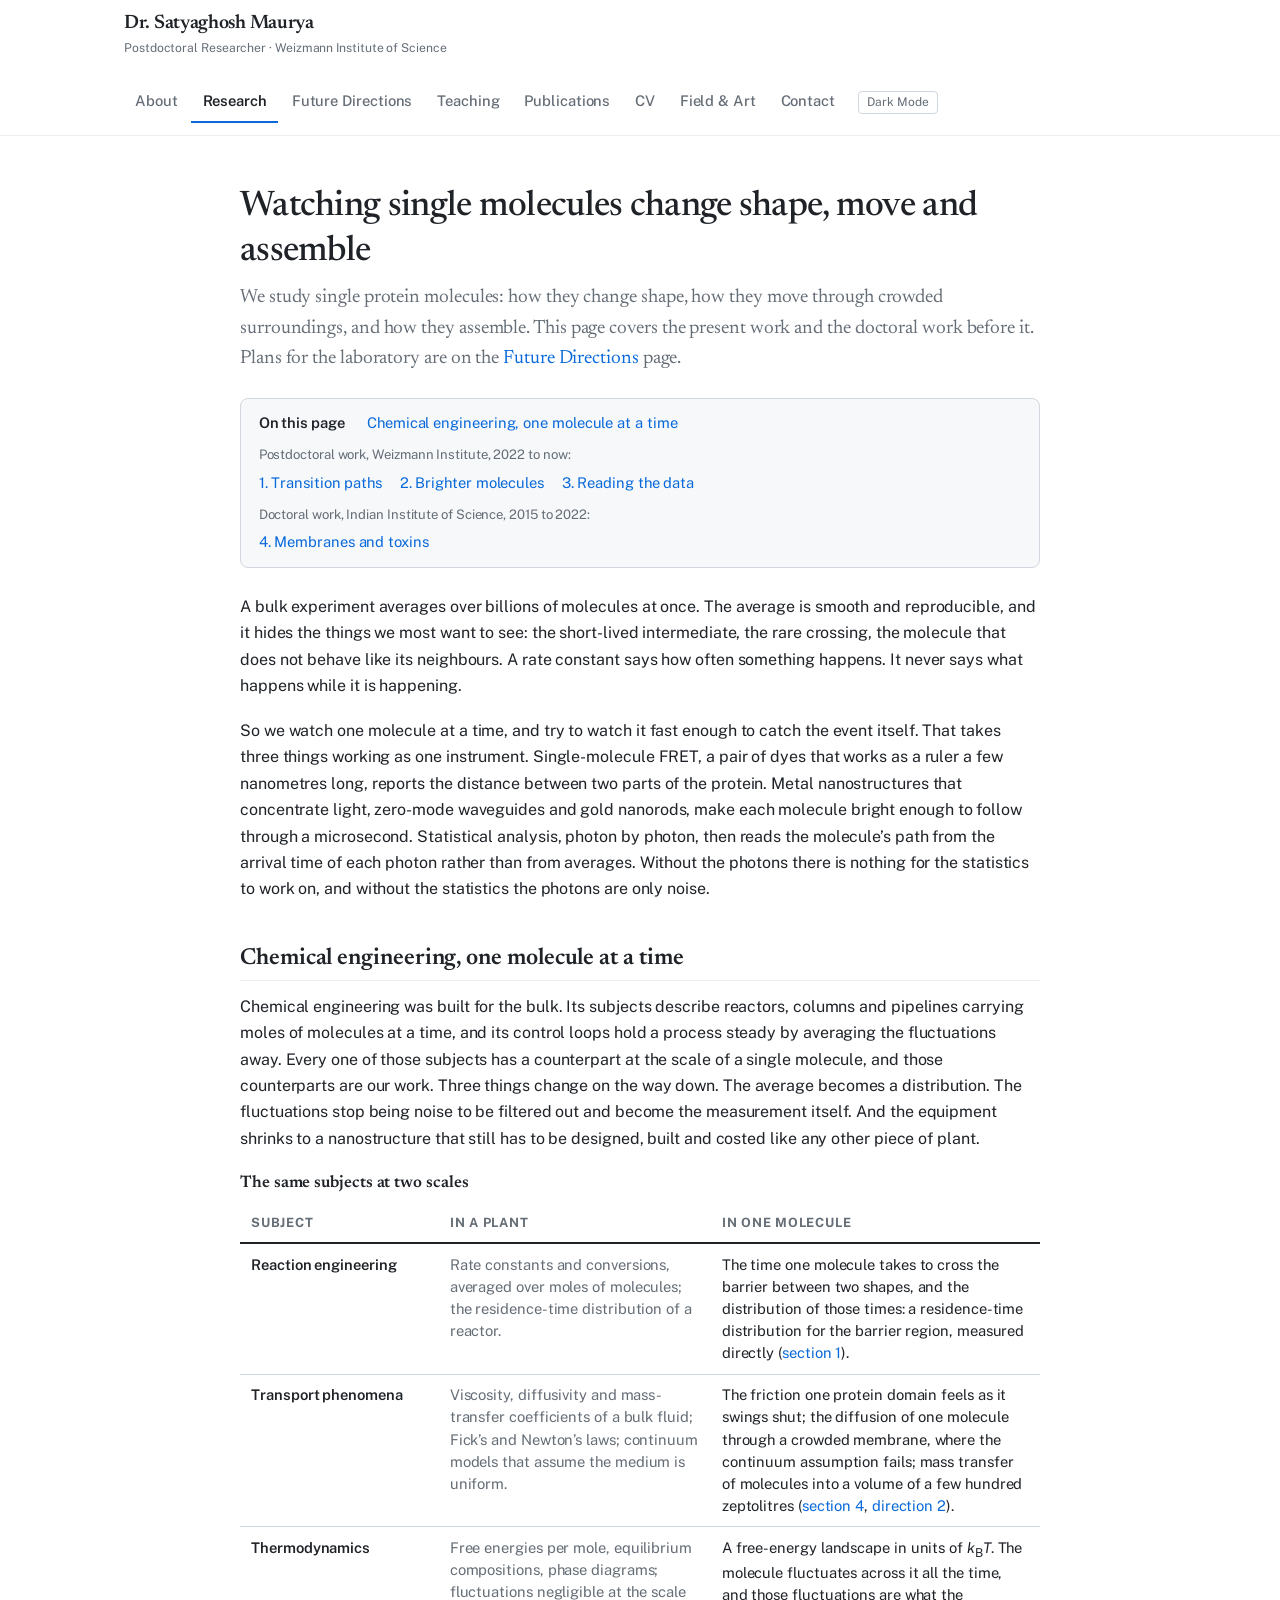
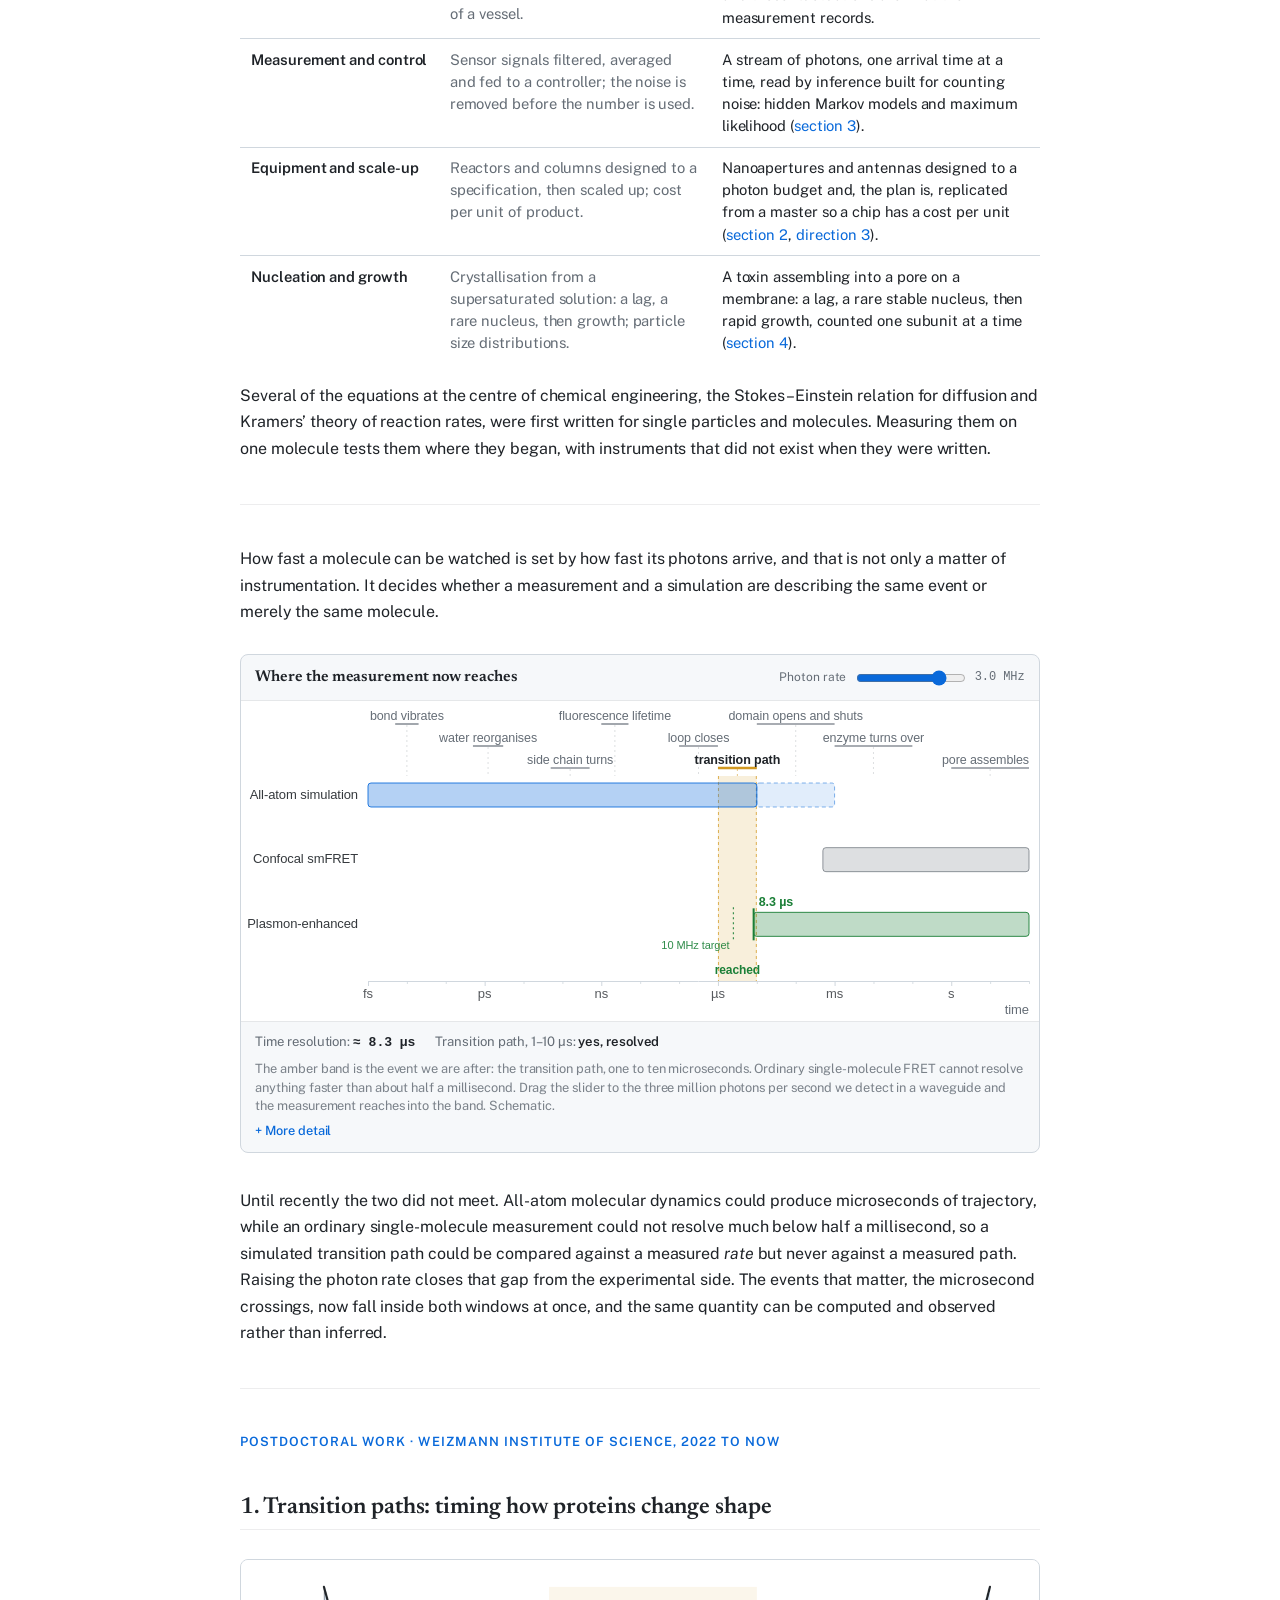
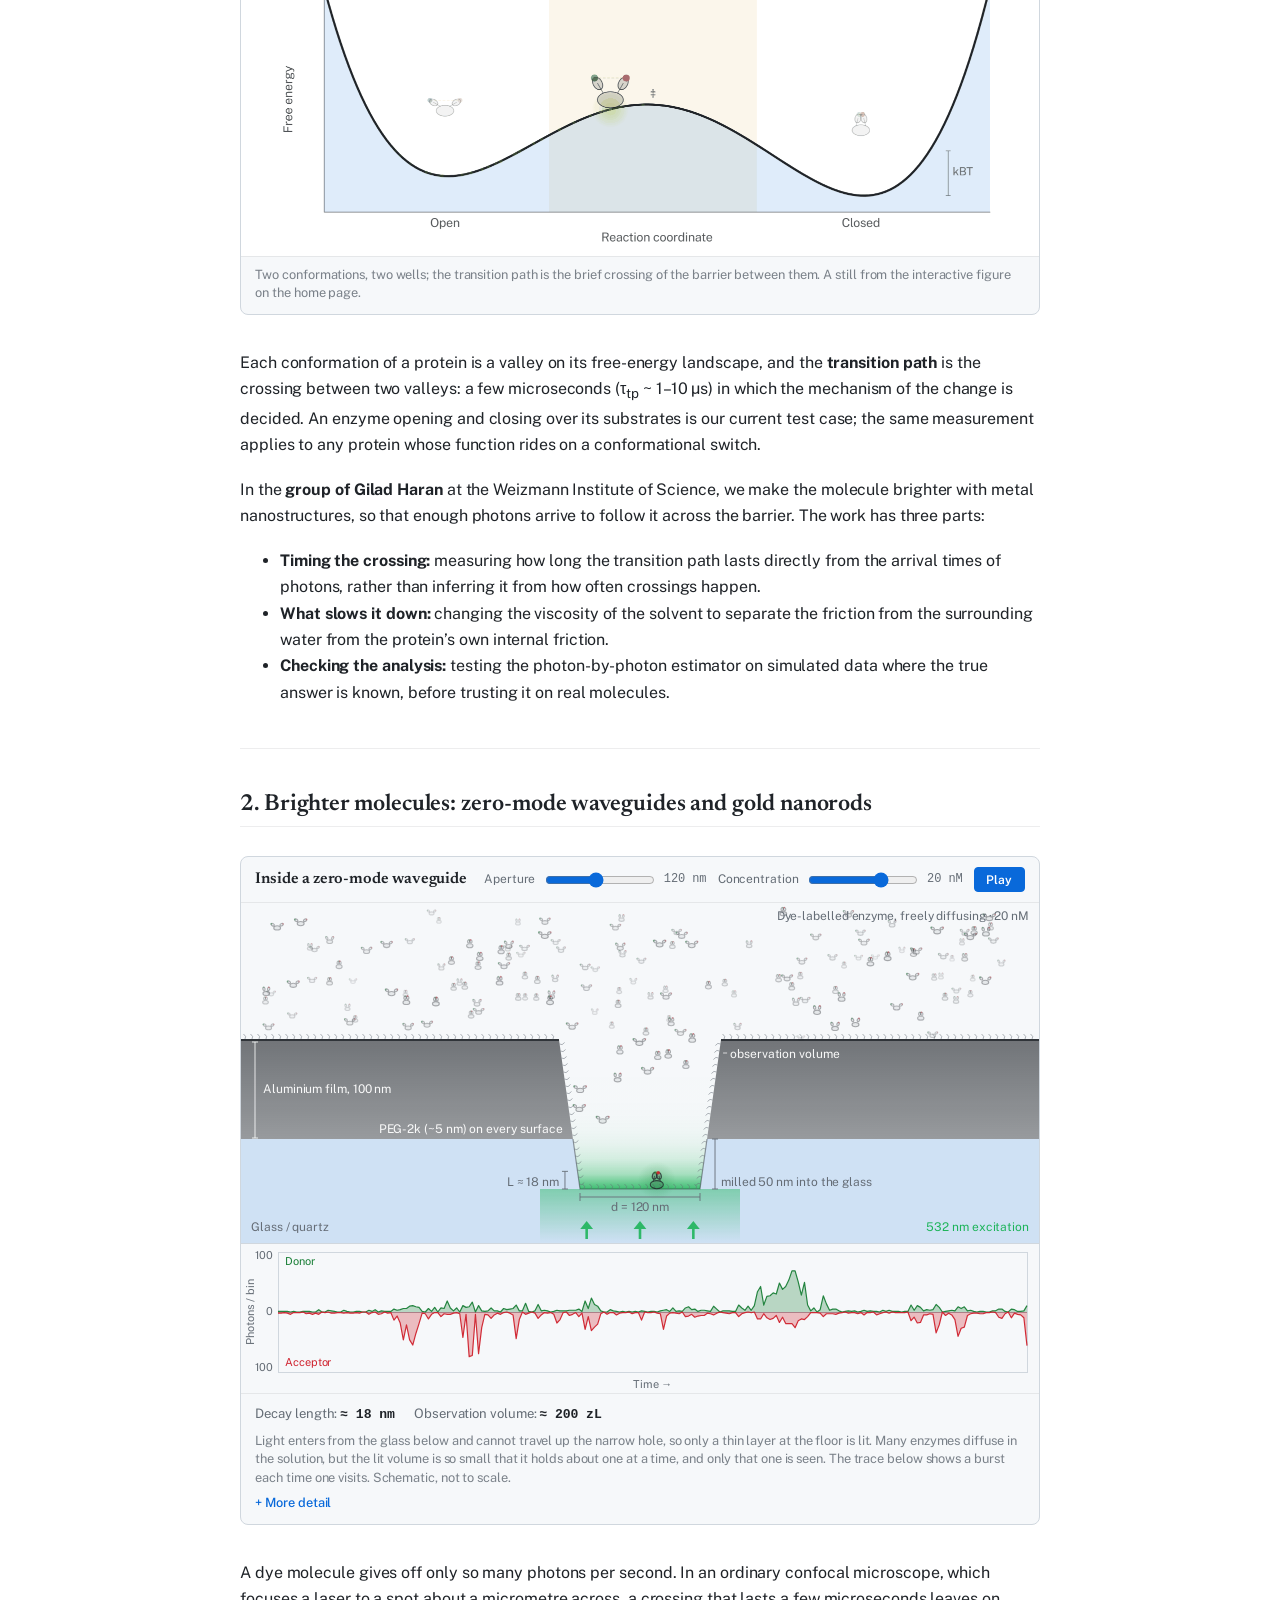
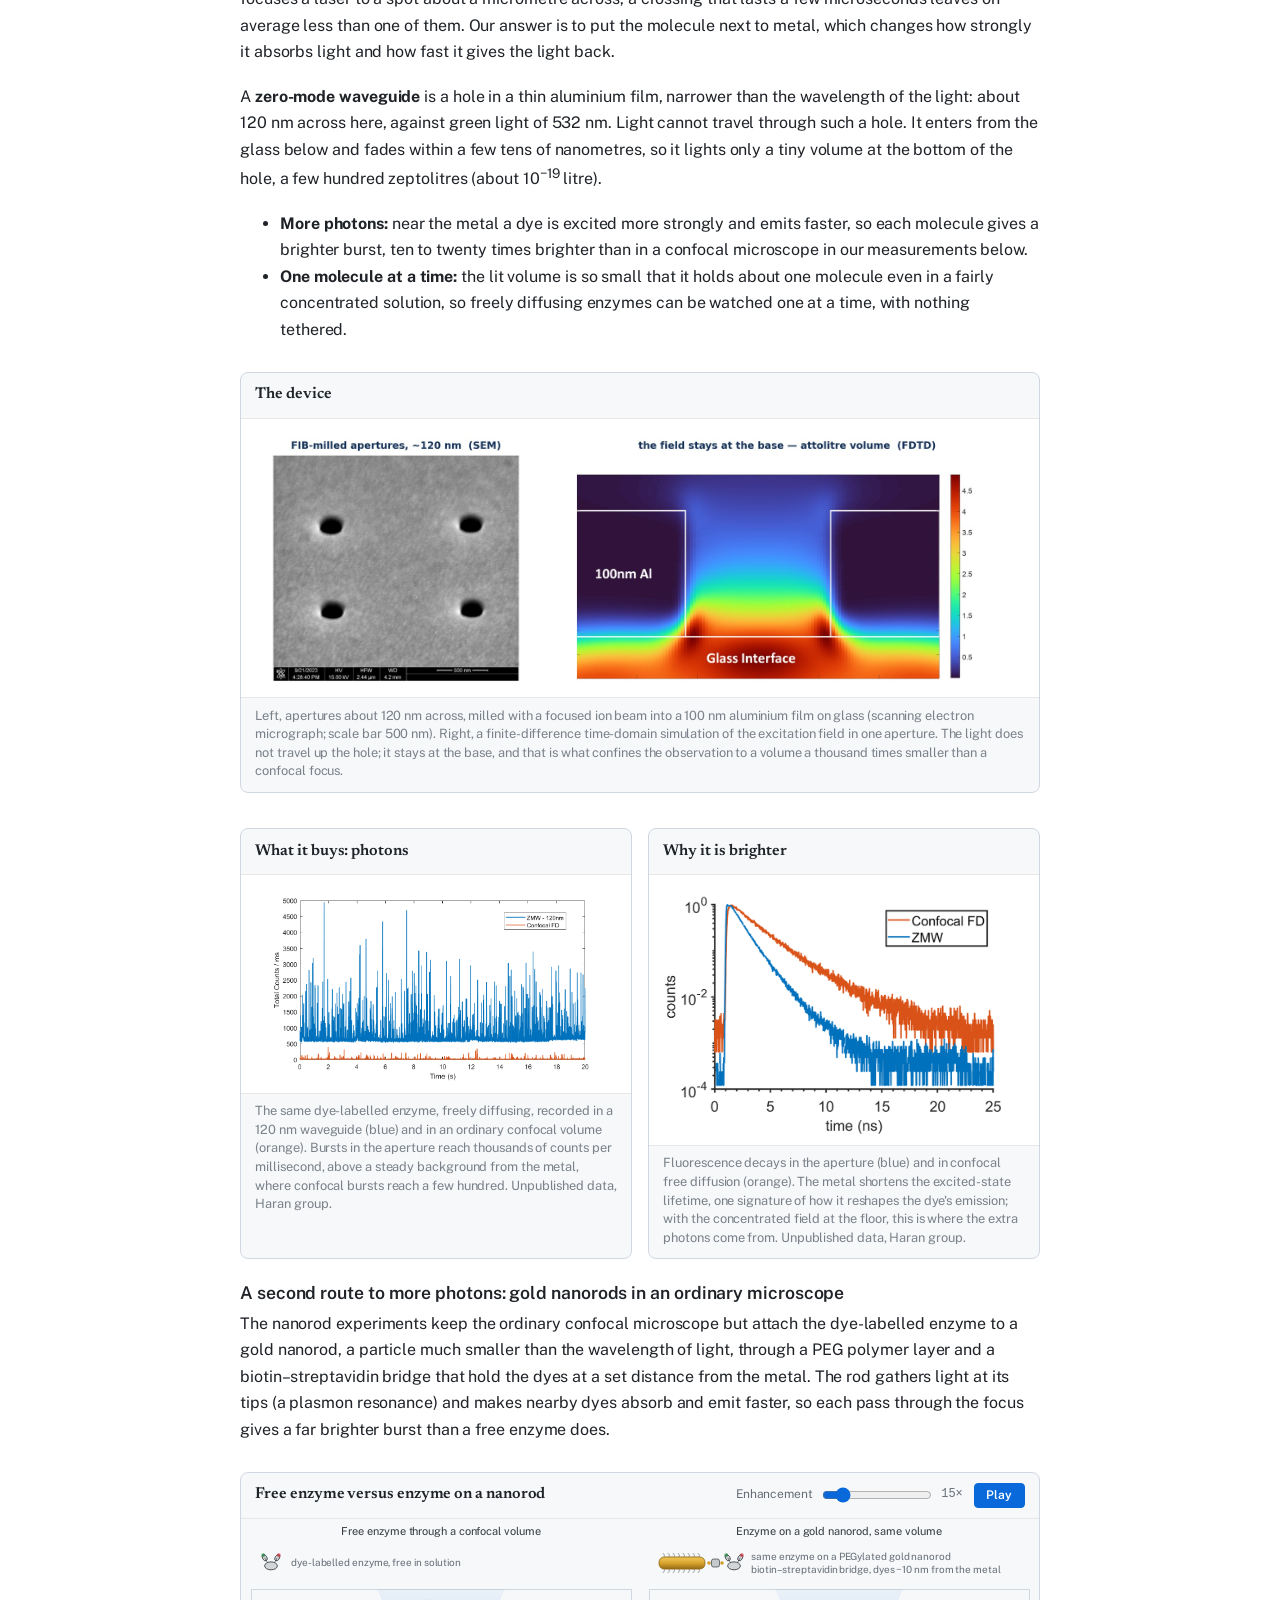
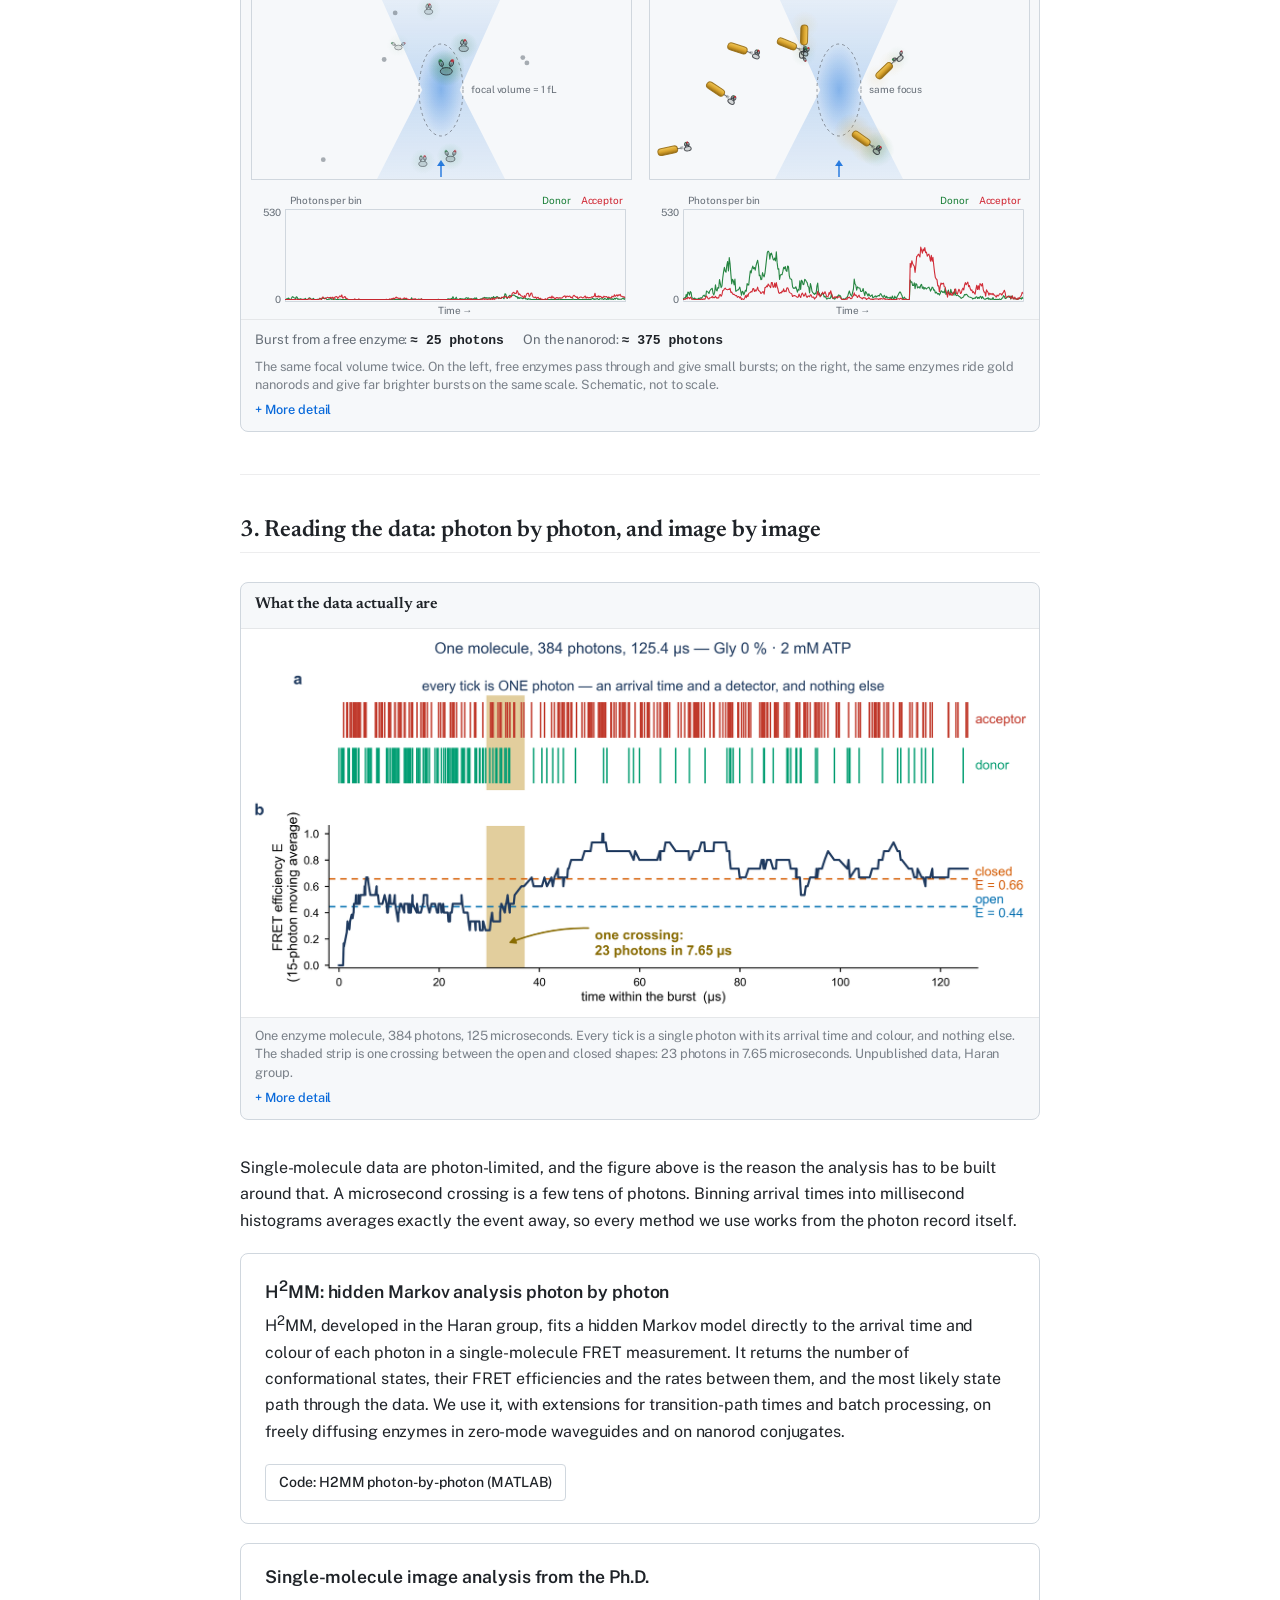
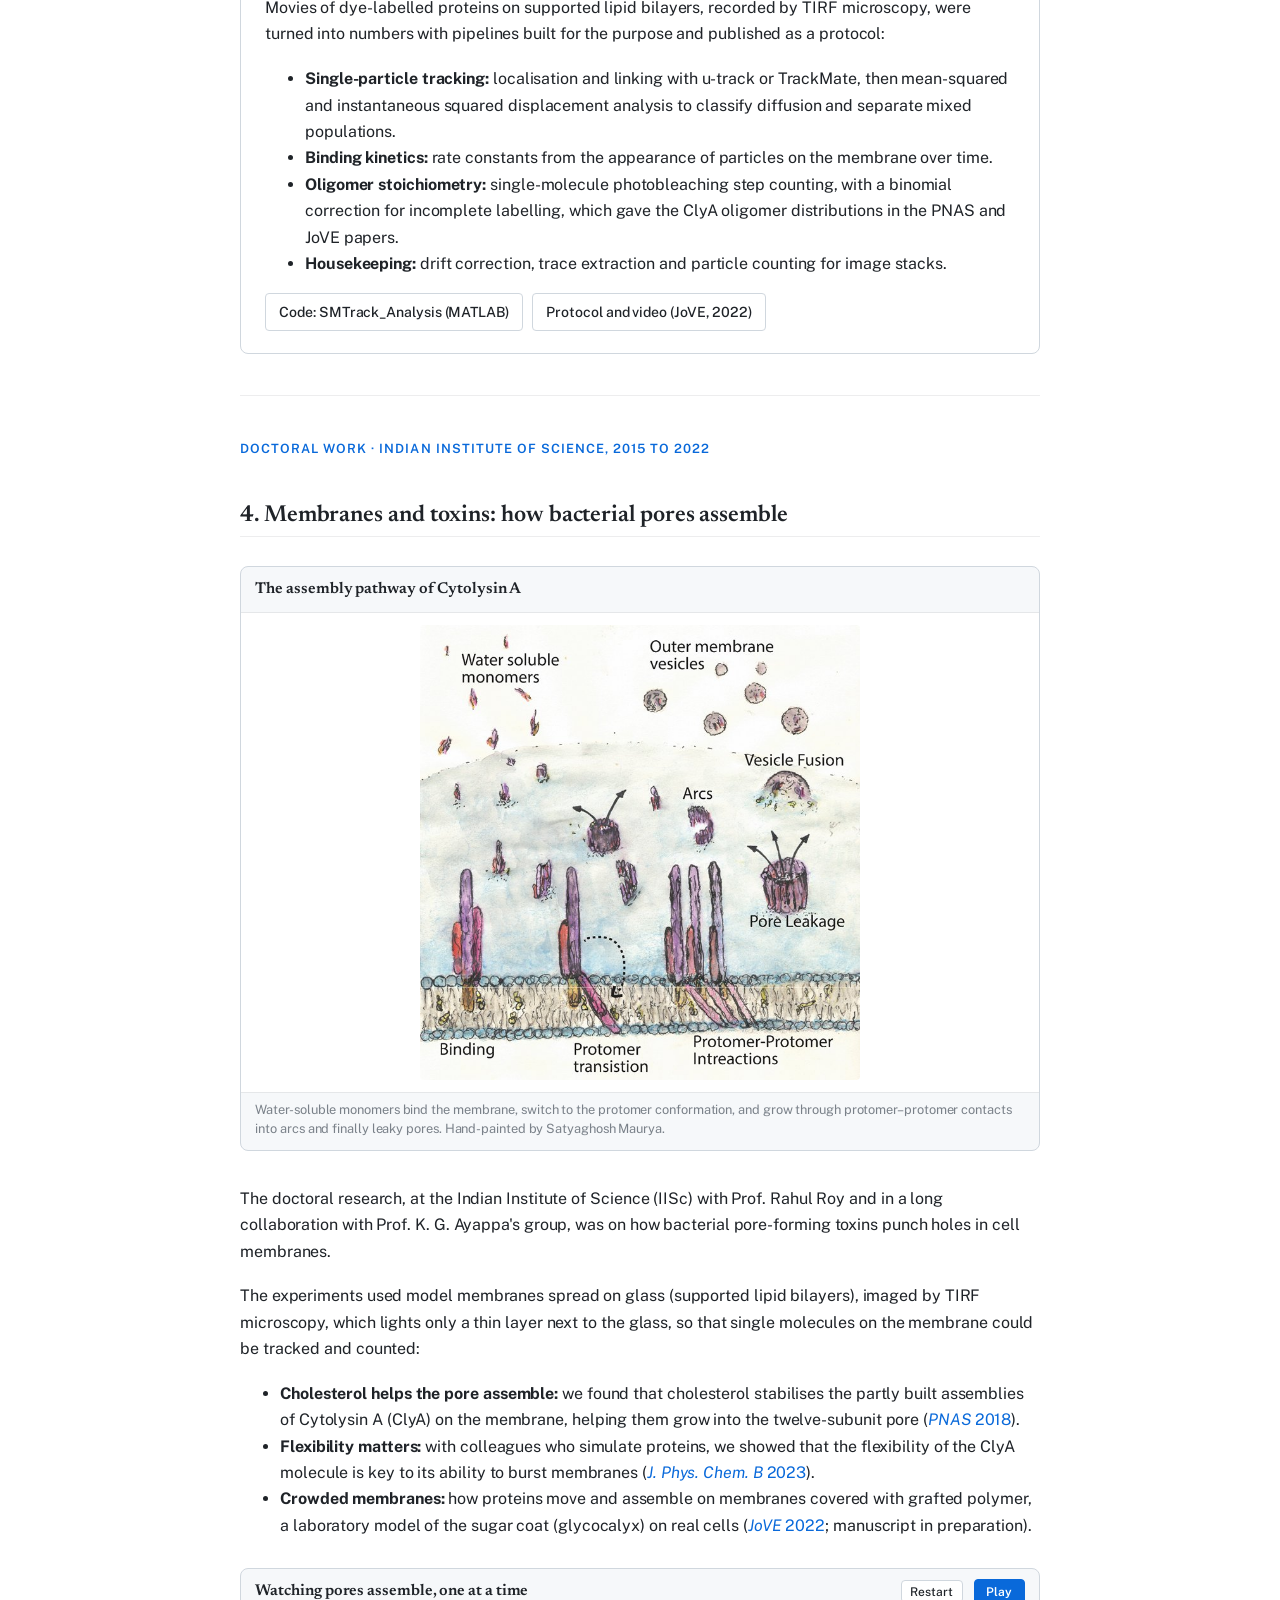
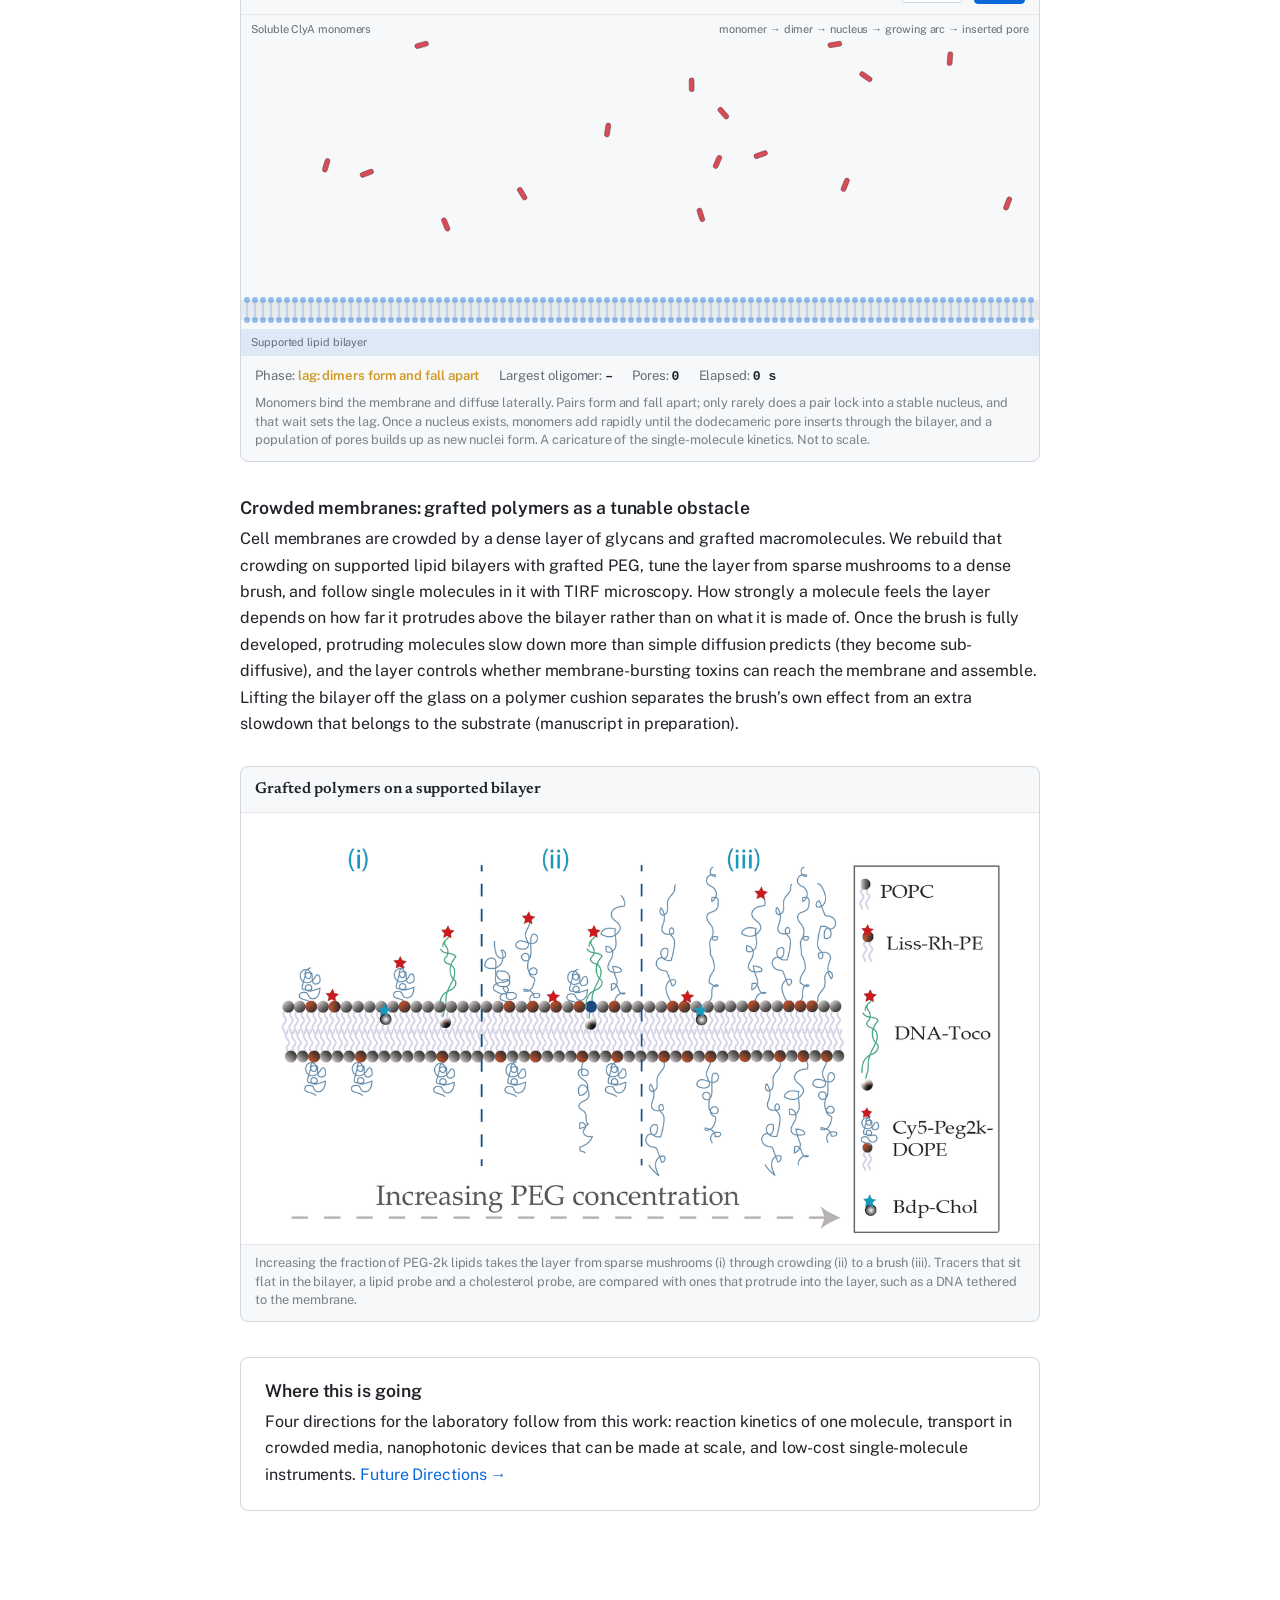
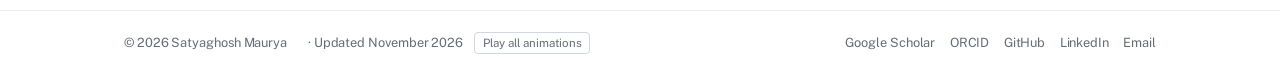
<file: research.html>
<!DOCTYPE html>
<html lang="en">
<head>
<meta charset="UTF-8">
<meta name="viewport" content="width=device-width, initial-scale=1.0">
<title>Research — Dr. Satyaghosh Maurya</title>
<meta name="description" content="Research of Dr. Satyaghosh Maurya: chemical engineering at the scale of one molecule. Transition paths of protein conformational change, zero-mode waveguides and plasmonic nanostructures, photon-by-photon inference, membrane transport and toxin assembly.">
<!-- Canonical, social preview and structured data -->
<link rel="canonical" href="https://satyaghoshmaurya.github.io/research.html">
<meta property="og:site_name" content="Dr. Satyaghosh Maurya">
<meta property="og:locale" content="en_GB">
<meta property="og:type" content="article">
<meta property="og:title" content="Research — Dr. Satyaghosh Maurya">
<meta property="og:description" content="Research of Dr. Satyaghosh Maurya: chemical engineering at the scale of one molecule. Transition paths of protein conformational change, zero-mode waveguides and plasmonic nanostructures, photon-by-photon inference, membrane transport and toxin assembly.">
<meta property="og:url" content="https://satyaghoshmaurya.github.io/research.html">
<meta property="og:image" content="https://satyaghoshmaurya.github.io/assets/img/og-card.png">
<meta property="og:image:width" content="1200">
<meta property="og:image:height" content="630">
<meta property="og:image:alt" content="Portrait of Satyaghosh Maurya beside a two-well conformational free-energy landscape">
<meta name="twitter:card" content="summary_large_image">
<meta name="twitter:title" content="Research — Dr. Satyaghosh Maurya">
<meta name="twitter:description" content="Research of Dr. Satyaghosh Maurya: chemical engineering at the scale of one molecule. Transition paths of protein conformational change, zero-mode waveguides and plasmonic nanostructures, photon-by-photon inference, membrane transport and toxin assembly.">
<meta name="twitter:image" content="https://satyaghoshmaurya.github.io/assets/img/og-card.png">

<link rel="icon" href="favicon.ico" sizes="32x32">
<link rel="icon" href="favicon.svg" type="image/svg+xml">
<link rel="apple-touch-icon" href="assets/img/icon/apple-touch-icon.png">
<link rel="preconnect" href="https://fonts.googleapis.com">
<link rel="preconnect" href="https://fonts.gstatic.com" crossorigin>
<link href="https://fonts.googleapis.com/css2?family=Newsreader:ital,opsz,wght@0,6..72,400;0,6..72,500;0,6..72,600;1,6..72,400&family=Public+Sans:wght@400;500;600;700&display=optional" rel="stylesheet">
<link rel="stylesheet" href="css/style.css">
<script>
  (function () {
    try {
      if (localStorage.getItem("theme") === "dark") {
        document.documentElement.setAttribute("data-theme", "dark");
      }
    } catch(e) {}
  })();
</script>
</head>
<body>

<a class="skip-link" href="#main">Skip to content</a>

<!-- ============ SITE HEADER ============ -->
<header class="site-header">
  <div class="site-header-inner">
    <a href="index.html" class="brand">
      <span class="brand-name">Dr. Satyaghosh Maurya</span>
      <span class="brand-role">Postdoctoral Researcher &middot; Weizmann Institute of Science</span>
    </a>
    <button type="button" class="nav-toggle" data-nav-toggle aria-expanded="false" aria-controls="siteNav">Menu</button>
    <nav class="site-nav" id="siteNav" aria-label="Primary">
      <a href="index.html">About</a>
      <a href="research.html" class="active" aria-current="page">Research</a>
      <a href="future.html">Future Directions</a>
      <a href="teaching.html">Teaching</a>
      <a href="publications.html">Publications</a>
      <a href="cv.html">CV</a>
      <a href="hobbies.html">Field &amp; Art</a>
      <a href="contact.html">Contact</a>
      <button type="button" data-theme-toggle class="theme-toggle-btn">Toggle theme</button>
    </nav>
  </div>
</header>

<div class="site">

  <main id="main">
    <div class="content">
      <h1>Watching single molecules change shape, move and assemble</h1>
      <p class="lede">
        We study single protein molecules: how they change shape, how they move through crowded surroundings, and how they assemble. This page covers the present work and the doctoral work before it. Plans for the laboratory are on the <a href="future.html">Future Directions</a> page.
      </p>
      <nav class="page-toc" aria-label="On this page">
        <span class="page-toc-head">On this page</span>
        <a href="#chemeng">Chemical engineering, one molecule at a time</a>
        <span class="page-toc-group">Postdoctoral work, Weizmann Institute, 2022 to now:</span>
        <a href="#folding">1. Transition paths</a>
        <a href="#zmw">2. Brighter molecules</a>
        <a href="#bayesian">3. Reading the data</a>
        <span class="page-toc-group">Doctoral work, Indian Institute of Science, 2015 to 2022:</span>
        <a href="#membrane">4. Membranes and toxins</a>
      </nav>

      <p>
        A bulk experiment averages over billions of molecules at once. The average is smooth and reproducible, and it hides the things we most want to see: the short-lived intermediate, the rare crossing, the molecule that does not behave like its neighbours. A rate constant says how often something happens. It never says what happens while it is happening.
      </p>
      <p>
        So we watch one molecule at a time, and try to watch it fast enough to catch the event itself. That takes three things working as one instrument. Single-molecule FRET, a pair of dyes that works as a ruler a few nanometres long, reports the distance between two parts of the protein. Metal nanostructures that concentrate light, zero-mode waveguides and gold nanorods, make each molecule bright enough to follow through a microsecond. Statistical analysis, photon by photon, then reads the molecule&rsquo;s path from the arrival time of each photon rather than from averages. Without the photons there is nothing for the statistics to work on, and without the statistics the photons are only noise.
      </p>

      <section id="chemeng">
        <h2>Chemical engineering, one molecule at a time</h2>
        <p>
          Chemical engineering was built for the bulk. Its subjects describe reactors, columns and pipelines carrying moles of molecules at a time, and its control loops hold a process steady by averaging the fluctuations away. Every one of those subjects has a counterpart at the scale of a single molecule, and those counterparts are our work. Three things change on the way down. The average becomes a distribution. The fluctuations stop being noise to be filtered out and become the measurement itself. And the equipment shrinks to a nanostructure that still has to be designed, built and costed like any other piece of plant.
        </p>
        <div class="map-wrap">
          <table class="map-table">
            <caption>The same subjects at two scales</caption>
            <thead>
              <tr><th scope="col">Subject</th><th scope="col">In a plant</th><th scope="col">In one molecule</th></tr>
            </thead>
            <tbody>
              <tr>
                <th scope="row">Reaction engineering</th>
                <td data-label="In a plant">Rate constants and conversions, averaged over moles of molecules; the residence-time distribution of a reactor.</td>
                <td data-label="In one molecule">The time one molecule takes to cross the barrier between two shapes, and the distribution of those times: a residence-time distribution for the barrier region, measured directly (<a href="#folding">section 1</a>).</td>
              </tr>
              <tr>
                <th scope="row">Transport phenomena</th>
                <td data-label="In a plant">Viscosity, diffusivity and mass-transfer coefficients of a bulk fluid; Fick&rsquo;s and Newton&rsquo;s laws; continuum models that assume the medium is uniform.</td>
                <td data-label="In one molecule">The friction one protein domain feels as it swings shut; the diffusion of one molecule through a crowded membrane, where the continuum assumption fails; mass transfer of molecules into a volume of a few hundred zeptolitres (<a href="#membrane">section 4</a>, <a href="future.html#d2">direction 2</a>).</td>
              </tr>
              <tr>
                <th scope="row">Thermodynamics</th>
                <td data-label="In a plant">Free energies per mole, equilibrium compositions, phase diagrams; fluctuations negligible at the scale of a vessel.</td>
                <td data-label="In one molecule">A free-energy landscape in units of <i>k</i><sub>B</sub><i>T</i>. The molecule fluctuates across it all the time, and those fluctuations are what the measurement records.</td>
              </tr>
              <tr>
                <th scope="row">Measurement and control</th>
                <td data-label="In a plant">Sensor signals filtered, averaged and fed to a controller; the noise is removed before the number is used.</td>
                <td data-label="In one molecule">A stream of photons, one arrival time at a time, read by inference built for counting noise: hidden Markov models and maximum likelihood (<a href="#bayesian">section 3</a>).</td>
              </tr>
              <tr>
                <th scope="row">Equipment and scale-up</th>
                <td data-label="In a plant">Reactors and columns designed to a specification, then scaled up; cost per unit of product.</td>
                <td data-label="In one molecule">Nanoapertures and antennas designed to a photon budget and, the plan is, replicated from a master so a chip has a cost per unit (<a href="#zmw">section 2</a>, <a href="future.html#d3">direction 3</a>).</td>
              </tr>
              <tr>
                <th scope="row">Nucleation and growth</th>
                <td data-label="In a plant">Crystallisation from a supersaturated solution: a lag, a rare nucleus, then growth; particle size distributions.</td>
                <td data-label="In one molecule">A toxin assembling into a pore on a membrane: a lag, a rare stable nucleus, then rapid growth, counted one subunit at a time (<a href="#membrane">section 4</a>).</td>
              </tr>
            </tbody>
          </table>
        </div>
        <p>
          Several of the equations at the centre of chemical engineering, the Stokes&ndash;Einstein relation for diffusion and Kramers&rsquo; theory of reaction rates, were first written for single particles and molecules. Measuring them on one molecule tests them where they began, with instruments that did not exist when they were written.
        </p>
      </section>

      <hr class="rule">

      <p>
        How fast a molecule can be watched is set by how fast its photons arrive, and that is not only a matter of instrumentation. It decides whether a measurement and a simulation are describing the same event or merely the same molecule.
      </p>

      <figure class="fig-card" id="timescaleFigure">
        <div class="fig-bar">
          <span class="fig-title">Where the measurement now reaches</span>
          <div class="fig-controls">
            <label class="fig-slider">
              <span>Photon rate</span>
              <input type="range" min="4.4" max="7" step="0.02" value="6.48" data-ts-rate aria-label="Detected photon rate during a burst, logarithmic scale">
              <span class="mono" data-ts-rate-val>3.0 MHz</span>
            </label>
          </div>
        </div>
        <canvas class="fig-canvas fig-canvas-timescales" data-figure="timescales" role="img" aria-label="A logarithmic time axis from femtoseconds to a hundred seconds. Molecular events are marked along the top, from a bond vibrating at ten femtoseconds through a transition path at one to ten microseconds to a pore assembling over seconds. Below, three bars: all-atom simulation reaching from the femtosecond integration step to about ten microseconds routinely and a millisecond on specialised hardware; ordinary confocal single-molecule FRET, which cannot resolve faster than about half a millisecond; and the plasmon-enhanced measurement in a waveguide, whose edge moves left as the photon rate is raised until it overlaps the simulation window."></canvas>
        <figcaption class="fig-caption">
          <span>Time resolution: <strong class="mono" data-ts-out-res>&asymp; 8 &micro;s</strong></span>
          <span>Transition path, 1&ndash;10 &micro;s: <strong data-ts-out-gap>yes, resolved</strong></span>
          <span class="fig-note">The amber band is the event we are after: the transition path, one to ten microseconds. Ordinary single-molecule FRET cannot resolve anything faster than about half a millisecond. Drag the slider to the three million photons per second we detect in a waveguide and the measurement reaches into the band. Schematic.</span>
            <details class="fig-more"><summary>More detail</summary><p>Resolution here is the time needed to collect enough photons to call a conformational state, taken as 25 photons, so it falls as one over the photon rate. An ordinary confocal measurement collects some tens of thousands of photons per second during a burst, which by this rule is about half a millisecond, two decades too slow. All-atom simulation has long reached the band from the other side. The dashed mark at ten million per second is what the nanorod work is aiming for. Event durations are order-of-magnitude values from the literature; the transition path is what we measure.</p></details>
        </figcaption>
      </figure>

      <p>
        Until recently the two did not meet. All-atom molecular dynamics could produce microseconds of trajectory, while an ordinary single-molecule measurement could not resolve much below half a millisecond, so a simulated transition path could be compared against a measured <em>rate</em> but never against a measured path. Raising the photon rate closes that gap from the experimental side. The events that matter, the microsecond crossings, now fall inside both windows at once, and the same quantity can be computed and observed rather than inferred.
      </p>

      <hr class="rule">

      <!-- Research Pillar 1 -->
      <section id="folding">
        <p class="eyebrow">Postdoctoral work &middot; Weizmann Institute of Science, 2022 to now</p>
        <h2>1. Transition paths: timing how proteins change shape</h2>
        <figure class="fig-card">
          <div class="fig-static">
            <img src="assets/img/research/landscape.png" alt="Two-well conformational free-energy landscape with a schematic protein crossing the barrier between open and closed states" width="1440" height="547" loading="lazy">
          </div>
          <figcaption class="fig-caption">
            <span class="fig-note">Two conformations, two wells; the transition path is the brief crossing of the barrier between them. A still from the interactive figure on the home page.</span>
          </figcaption>
        </figure>
        <p>
          Each conformation of a protein is a valley on its free-energy landscape, and the <strong>transition path</strong> is the crossing between two valleys: a few microseconds (τ<sub>tp</sub> ~ 1–10 µs) in which the mechanism of the change is decided. An enzyme opening and closing over its substrates is our current test case; the same measurement applies to any protein whose function rides on a conformational switch.
        </p>
        <p>
          In the <strong>group of Gilad Haran</strong> at the Weizmann Institute of Science, we make the molecule brighter with metal nanostructures, so that enough photons arrive to follow it across the barrier. The work has three parts:
        </p>
        <ul>
          <li><strong>Timing the crossing:</strong> measuring how long the transition path lasts directly from the arrival times of photons, rather than inferring it from how often crossings happen.</li>
          <li><strong>What slows it down:</strong> changing the viscosity of the solvent to separate the friction from the surrounding water from the protein&rsquo;s own internal friction.</li>
          <li><strong>Checking the analysis:</strong> testing the photon-by-photon estimator on simulated data where the true answer is known, before trusting it on real molecules.</li>
        </ul>
      </section>

      <hr class="rule">

      <!-- Research Pillar 2 -->
      <section id="zmw">
        <h2>2. Brighter molecules: zero-mode waveguides and gold nanorods</h2>
        <figure class="fig-card" id="zmwFigure">
          <div class="fig-bar">
            <span class="fig-title">Inside a zero-mode waveguide</span>
            <div class="fig-controls">
              <label class="fig-slider">
                <span>Aperture</span>
                <input type="range" min="50" max="200" step="10" value="120" data-zmw-aperture aria-label="Aperture diameter in nanometres">
                <span class="mono" data-zmw-aperture-val>120 nm</span>
              </label>
              <label class="fig-slider">
                <span>Concentration</span>
                <input type="range" min="-0.3" max="2" step="0.1" value="1.3" data-zmw-conc aria-label="Enzyme concentration, logarithmic scale">
                <span class="mono" data-zmw-conc-val>20 nM</span>
              </label>
              <button type="button" class="hero-btn hero-btn-primary" data-zmw-play>Play</button>
            </div>
          </div>
          <canvas class="fig-canvas" data-figure="zmw" role="img" aria-label="Cross-section of a nanoaperture in an aluminium film on glass, a slightly tapered cone milled 50 nanometres into the coverslip, 120 nanometres across at its floor. Dye-labelled enzymes diffuse freely in and out of the aperture and light up only in the evanescent volume near the floor, so about one molecule at a time is seen."></canvas>
          <canvas class="fig-canvas fig-canvas-trace" data-zmw-trace role="img" aria-label="Donor and acceptor photon counts per time bin from the observation volume: a burst each time an enzyme diffuses through"></canvas>
          <figcaption class="fig-caption">
            <span>Decay length: <strong class="mono" data-zmw-out-l>&asymp; 18 nm</strong></span>
            <span>Observation volume: <strong class="mono" data-zmw-out-v>&asymp; 200 zL</strong></span>
            <span class="fig-note">Light enters from the glass below and cannot travel up the narrow hole, so only a thin layer at the floor is lit. Many enzymes diffuse in the solution, but the lit volume is so small that it holds about one at a time, and only that one is seen. The trace below shows a burst each time one visits. Schematic, not to scale.</span>
            <details class="fig-more"><summary>More detail</summary><p>The drawing is a slice through a three-dimensional solution: molecules drawn fainter are in front of or behind the hole, over solid metal, which is why most of them pass across the mouth without entering. Nothing is tethered; every surface is passivated with PEG-2k, about 5 nm thick, so nothing sticks. The hole is drawn as a milled aperture is: a slightly tapered cone, widest at the mouth, milled on 50 nm into the coverslip, so it reaches its 120 nm at a floor just below the film. The decay length is computed for 532 nm excitation in a 100 nm aluminium film; the green is that laser. The trace counts donor (green, upward) and acceptor (red, downward) photons per time bin from whatever is in the volume, as in a confocal transit.</p></details>
          </figcaption>
        </figure>
        <p>
          A dye molecule gives off only so many photons per second. In an ordinary confocal microscope, which focuses a laser to a spot about a micrometre across, a crossing that lasts a few microseconds leaves on average less than one of them. Our answer is to put the molecule next to metal, which changes how strongly it absorbs light and how fast it gives the light back.
        </p>
        <p>
          A <strong>zero-mode waveguide</strong> is a hole in a thin aluminium film, narrower than the wavelength of the light: about 120&nbsp;nm across here, against green light of 532&nbsp;nm. Light cannot travel through such a hole. It enters from the glass below and fades within a few tens of nanometres, so it lights only a tiny volume at the bottom of the hole, a few hundred zeptolitres (about 10<sup>&minus;19</sup>&nbsp;litre).
        </p>
        <ul>
          <li><strong>More photons:</strong> near the metal a dye is excited more strongly and emits faster, so each molecule gives a brighter burst, ten to twenty times brighter than in a confocal microscope in our measurements below.</li>
          <li><strong>One molecule at a time:</strong> the lit volume is so small that it holds about one molecule even in a fairly concentrated solution, so freely diffusing enzymes can be watched one at a time, with nothing tethered.</li>
        </ul>

        <figure class="fig-card" id="zmwDevice">
          <div class="fig-bar">
            <span class="fig-title">The device</span>
          </div>
          <div class="fig-static fig-static-full">
            <img src="assets/img/research/zmw-device.jpg" alt="Left: scanning electron micrograph of four apertures, each about 120 nanometres across, milled into an aluminium film; scale bar 500 nanometres. Right: simulated excitation field in a cross-section of one aperture in a 100 nanometre aluminium film, concentrated at the glass interface at the base of the hole." width="1800" height="593" loading="lazy">
          </div>
          <figcaption class="fig-caption">
            <span class="fig-note">Left, apertures about 120 nm across, milled with a focused ion beam into a 100 nm aluminium film on glass (scanning electron micrograph; scale bar 500 nm). Right, a finite-difference time-domain simulation of the excitation field in one aperture. The light does not travel up the hole; it stays at the base, and that is what confines the observation to a volume a thousand times smaller than a confocal focus.</span>
          </figcaption>
        </figure>

        <div class="fig-pair">
          <figure class="fig-card">
            <div class="fig-bar">
              <span class="fig-title">What it buys: photons</span>
            </div>
            <div class="fig-static">
              <img src="assets/img/research/zmw-vs-confocal-trace.png" alt="Photon counts per millisecond over twenty seconds for the same freely diffusing, dye-labelled enzyme: in a 120 nanometre waveguide bursts reach several thousand counts, in an ordinary confocal volume a few hundred" width="1137" height="603" loading="lazy">
            </div>
            <figcaption class="fig-caption">
              <span class="fig-note">The same dye-labelled enzyme, freely diffusing, recorded in a 120 nm waveguide (blue) and in an ordinary confocal volume (orange). Bursts in the aperture reach thousands of counts per millisecond, above a steady background from the metal, where confocal bursts reach a few hundred. Unpublished data, Haran group.</span>
            </figcaption>
          </figure>
          <figure class="fig-card">
            <div class="fig-bar">
              <span class="fig-title">Why it is brighter</span>
            </div>
            <div class="fig-static">
              <img src="assets/img/research/zmw-lifetime.png" alt="Fluorescence decay curves on a logarithmic scale: the decay measured in the waveguide is markedly faster than the decay measured in confocal free diffusion" width="900" height="605" loading="lazy">
            </div>
            <figcaption class="fig-caption">
              <span class="fig-note">Fluorescence decays in the aperture (blue) and in confocal free diffusion (orange). The metal shortens the excited-state lifetime, one signature of how it reshapes the dye's emission; with the concentrated field at the floor, this is where the extra photons come from. Unpublished data, Haran group.</span>
            </figcaption>
          </figure>
        </div>

        <h3>A second route to more photons: gold nanorods in an ordinary microscope</h3>
        <p>
          The nanorod experiments keep the ordinary confocal microscope but attach the dye-labelled enzyme to a gold nanorod, a particle much smaller than the wavelength of light, through a PEG polymer layer and a biotin&ndash;streptavidin bridge that hold the dyes at a set distance from the metal. The rod gathers light at its tips (a plasmon resonance) and makes nearby dyes absorb and emit faster, so each pass through the focus gives a far brighter burst than a free enzyme does.
        </p>
        <figure class="fig-card" id="plasmonicFigure">
          <div class="fig-bar">
            <span class="fig-title">Free enzyme versus enzyme on a nanorod</span>
            <div class="fig-controls">
              <label class="fig-slider">
                <span>Enhancement</span>
                <input type="range" min="2" max="100" step="1" value="15" data-pl-enh aria-label="Plasmonic enhancement factor">
                <span class="mono" data-pl-enh-val>15&times;</span>
              </label>
              <button type="button" class="hero-btn hero-btn-primary" data-pl-play>Play</button>
            </div>
          </div>
          <canvas class="fig-canvas fig-canvas-tall" data-figure="plasmonic" role="img" aria-label="Two confocal volumes side by side. On the left, free dye-labelled enzymes diffusing through the focus give small photon bursts. On the right, the same enzymes carried on gold nanorods give much brighter bursts on the same photon scale."></canvas>
          <figcaption class="fig-caption">
            <span>Burst from a free enzyme: <strong class="mono" data-pl-out-free>&asymp; 25 photons</strong></span>
            <span>On the nanorod: <strong class="mono" data-pl-out-rod>&asymp; 375 photons</strong></span>
            <span class="fig-note">The same focal volume twice. On the left, free enzymes pass through and give small bursts; on the right, the same enzymes ride gold nanorods and give far brighter bursts on the same scale. Schematic, not to scale.</span>
            <details class="fig-more"><summary>More detail</summary><p>Both panels show a diffraction-limited focal volume of about a femtolitre. The donor and acceptor traces share one scale across the two panels, and the balance between red and green follows the conformation of whichever enzyme is in the focus. The enzyme sits roughly 10 nm from the metal on a PEGylated rod, held by the biotin&ndash;streptavidin stack, so the dyes are in the plasmonic hotspot without being quenched. The rod diffuses more slowly, so its bursts last longer. Slide the enhancement to see the free-enzyme bursts shrink by comparison.</p></details>
          </figcaption>
        </figure>
      </section>

      <hr class="rule">

      <!-- Research Pillar 3 -->
      <section id="bayesian">
        <h2>3. Reading the data: photon by photon, and image by image</h2>
        <figure class="fig-card" id="photonStream">
          <div class="fig-bar">
            <span class="fig-title">What the data actually are</span>
          </div>
          <div class="fig-static fig-static-full">
            <img src="assets/img/research/photon-stream.png" alt="Top: two rows of vertical ticks, one photon each, red for the acceptor detector and green for the donor, across 125 microseconds of a single burst. Bottom: the FRET efficiency computed as a fifteen-photon moving average, moving from the open level at 0.44 to the closed level at 0.66, with the crossing marked as 23 photons in 7.65 microseconds." width="1600" height="755" loading="lazy">
          </div>
          <figcaption class="fig-caption">
            <span class="fig-note">One enzyme molecule, 384 photons, 125 microseconds. Every tick is a single photon with its arrival time and colour, and nothing else. The shaded strip is one crossing between the open and closed shapes: 23 photons in 7.65 microseconds. Unpublished data, Haran group.</span>
            <details class="fig-more"><summary>More detail</summary><p>The molecule is adenylate kinase. Below the ticks is the FRET efficiency from a moving average over fifteen photons, with the open and closed levels marked. Bin this into milliseconds and the crossing disappears into one point.</p></details>
          </figcaption>
        </figure>
        <p>
          Single-molecule data are photon-limited, and the figure above is the reason the analysis has to be built around that. A microsecond crossing is a few tens of photons. Binning arrival times into millisecond histograms averages exactly the event away, so every method we use works from the photon record itself.
        </p>

        <div class="card">
          <h3>H<sup>2</sup>MM: hidden Markov analysis photon by photon</h3>
          <p>
            H<sup>2</sup>MM, developed in the Haran group, fits a hidden Markov model directly to the arrival time and colour of each photon in a single-molecule FRET measurement. It returns the number of conformational states, their FRET efficiencies and the rates between them, and the most likely state path through the data. We use it, with extensions for transition-path times and batch processing, on freely diffusing enzymes in zero-mode waveguides and on nanorod conjugates.
          </p>
          <div class="link-row" style="margin: 0.6rem 0 0;">
            <a class="btn-outline" href="https://github.com/sgmaurya/H2MM_photon_by_photon" target="_blank" rel="noopener">Code: H2MM photon-by-photon (MATLAB)</a>
          </div>
        </div>

        <div class="card">
          <h3>Single-molecule image analysis from the Ph.D.</h3>
          <p>
            Movies of dye-labelled proteins on supported lipid bilayers, recorded by TIRF microscopy, were turned into numbers with pipelines built for the purpose and published as a protocol:
          </p>
          <ul>
            <li><strong>Single-particle tracking:</strong> localisation and linking with u-track or TrackMate, then mean-squared and instantaneous squared displacement analysis to classify diffusion and separate mixed populations.</li>
            <li><strong>Binding kinetics:</strong> rate constants from the appearance of particles on the membrane over time.</li>
            <li><strong>Oligomer stoichiometry:</strong> single-molecule photobleaching step counting, with a binomial correction for incomplete labelling, which gave the ClyA oligomer distributions in the PNAS and JoVE papers.</li>
            <li><strong>Housekeeping:</strong> drift correction, trace extraction and particle counting for image stacks.</li>
          </ul>
          <div class="link-row" style="margin: 0.6rem 0 0;">
            <a class="btn-outline" href="https://github.com/sgmaurya/SMTrack_Analysis" target="_blank" rel="noopener">Code: SMTrack_Analysis (MATLAB)</a>
            <a class="btn-outline" href="https://www.jove.com/t/64243/single-molecule-diffusion-assembly-on-polymer-crowded-lipid" target="_blank" rel="noopener">Protocol and video (JoVE, 2022)</a>
          </div>
        </div>
      </section>

      <hr class="rule">

      <!-- Research Pillar 4 -->
      <section id="membrane">
        <p class="eyebrow">Doctoral work &middot; Indian Institute of Science, 2015 to 2022</p>
        <h2>4. Membranes and toxins: how bacterial pores assemble</h2>
        <figure class="fig-card" id="clyaPainting">
          <div class="fig-bar">
            <span class="fig-title">The assembly pathway of Cytolysin A</span>
          </div>
          <div class="fig-static fig-static-narrow">
            <img src="assets/img/research/clya-assembly-steps.jpg" alt="Hand-painted schematic: water-soluble Cytolysin A monomers bind a lipid bilayer, undergo a protomer transition, interact protomer to protomer into arcs, and complete pores that leak the membrane; outer membrane vesicles fuse from above." width="695" height="720" loading="lazy">
          </div>
          <figcaption class="fig-caption">
            <span class="fig-note">Water-soluble monomers bind the membrane, switch to the protomer conformation, and grow through protomer&ndash;protomer contacts into arcs and finally leaky pores. Hand-painted by Satyaghosh Maurya.</span>
          </figcaption>
        </figure>
        <p>
          The doctoral research, at the Indian Institute of Science (IISc) with Prof. Rahul Roy and in a long collaboration with Prof. K. G. Ayappa's group, was on how bacterial pore-forming toxins punch holes in cell membranes.
        </p>
        <p>
          The experiments used model membranes spread on glass (supported lipid bilayers), imaged by TIRF microscopy, which lights only a thin layer next to the glass, so that single molecules on the membrane could be tracked and counted:
        </p>
        <ul>
          <li><strong>Cholesterol helps the pore assemble:</strong> we found that cholesterol stabilises the partly built assemblies of Cytolysin A (ClyA) on the membrane, helping them grow into the twelve-subunit pore (<a href="publications.html"><i>PNAS</i> 2018</a>).</li>
          <li><strong>Flexibility matters:</strong> with colleagues who simulate proteins, we showed that the flexibility of the ClyA molecule is key to its ability to burst membranes (<a href="publications.html"><i>J. Phys. Chem. B</i> 2023</a>).</li>
          <li><strong>Crowded membranes:</strong> how proteins move and assemble on membranes covered with grafted polymer, a laboratory model of the sugar coat (glycocalyx) on real cells (<a href="publications.html"><i>JoVE</i> 2022</a>; manuscript in preparation).</li>
        </ul>

        <figure class="fig-card" id="clyaFigure">
          <div class="fig-bar">
            <span class="fig-title">Watching pores assemble, one at a time</span>
            <div class="fig-controls">
              <button type="button" class="hero-btn" data-clya-reset>Restart</button>
              <button type="button" class="hero-btn hero-btn-primary" data-clya-play>Play</button>
            </div>
          </div>
          <canvas class="fig-canvas" data-figure="clya" role="img" aria-label="Side view of a supported lipid bilayer. Soluble Cytolysin A monomers bind, diffuse along the membrane and pair up; dimers fall apart until one locks into a stable nucleus, after which monomers add quickly until the twelve-subunit pore inserts, and pores accumulate over time."></canvas>
          <figcaption class="fig-caption">
            <span>Phase: <strong data-clya-out-phase>lag</strong></span>
            <span>Largest oligomer: <strong class="mono" data-clya-out-max>&ndash;</strong></span>
            <span>Pores: <strong class="mono" data-clya-out-pores>0</strong></span>
            <span>Elapsed: <strong class="mono" data-clya-out-t>0 s</strong></span>
            <span class="fig-note">Monomers bind the membrane and diffuse laterally. Pairs form and fall apart; only rarely does a pair lock into a stable nucleus, and that wait sets the lag. Once a nucleus exists, monomers add rapidly until the dodecameric pore inserts through the bilayer, and a population of pores builds up as new nuclei form. A caricature of the single-molecule kinetics. Not to scale.</span>
          </figcaption>
        </figure>

        <h3>Crowded membranes: grafted polymers as a tunable obstacle</h3>
        <p>
          Cell membranes are crowded by a dense layer of glycans and grafted macromolecules. We rebuild that crowding on supported lipid bilayers with grafted PEG, tune the layer from sparse mushrooms to a dense brush, and follow single molecules in it with TIRF microscopy. How strongly a molecule feels the layer depends on how far it protrudes above the bilayer rather than on what it is made of. Once the brush is fully developed, protruding molecules slow down more than simple diffusion predicts (they become sub-diffusive), and the layer controls whether membrane-bursting toxins can reach the membrane and assemble. Lifting the bilayer off the glass on a polymer cushion separates the brush&rsquo;s own effect from an extra slowdown that belongs to the substrate (manuscript in preparation).
        </p>
        <figure class="fig-card" id="crowdingFigure">
          <div class="fig-bar">
            <span class="fig-title">Grafted polymers on a supported bilayer</span>
          </div>
          <div class="fig-static">
            <img src="assets/img/research/crowding-schematic.png" alt="Schematic of a POPC supported lipid bilayer with increasing amounts of PEG-2k grafted lipids, from sparse mushrooms to a dense brush, with lipid, cholesterol and DNA-tethered tracers marked." width="1200" height="681" loading="lazy">
          </div>
          <figcaption class="fig-caption">
            <span class="fig-note">Increasing the fraction of PEG-2k lipids takes the layer from sparse mushrooms (i) through crowding (ii) to a brush (iii). Tracers that sit flat in the bilayer, a lipid probe and a cholesterol probe, are compared with ones that protrude into the layer, such as a DNA tethered to the membrane.</span>
          </figcaption>
        </figure>
      </section>

      <div class="card next-card">
        <h3>Where this is going</h3>
        <p>Four directions for the laboratory follow from this work: reaction kinetics of one molecule, transport in crowded media, nanophotonic devices that can be made at scale, and low-cost single-molecule instruments. <a href="future.html">Future Directions &rarr;</a></p>
      </div>

    </div>
  </main>

  <!-- ============ SITE FOOTER ============ -->
  <footer class="site-footer">
    <div class="site-footer-inner">
      <span class="footer-left">&copy; 2026 Satyaghosh Maurya <span class="footer-updated">Updated November 2026</span> <button type="button" class="theme-toggle-btn footer-anim" data-anim-toggle>Play all animations</button></span>
      <span class="footer-links">
        <a href="https://scholar.google.com/citations?user=LGxS32gAAAAJ&amp;hl=en" target="_blank" rel="noopener">Google Scholar</a>
        <a href="https://orcid.org/0000-0003-2757-7742" target="_blank" rel="noopener">ORCID</a>
        <a href="https://github.com/sgmaurya" target="_blank" rel="noopener">GitHub</a>
        <a href="https://www.linkedin.com/in/satyaghosh-maurya-98bbbaa2/" target="_blank" rel="noopener">LinkedIn</a>
        <a href="mailto:satyaghosh.maurya@weizmann.ac.il">Email</a>
      </span>
    </div>
  </footer>
</div>

<script src="js/timescales-figure.js"></script>
<script src="js/zmw-figure.js"></script>
<script src="js/plasmonic-figure.js"></script>
<script src="js/clya-figure.js"></script>
<script src="js/main.js"></script>
</body>
</html>
</file>
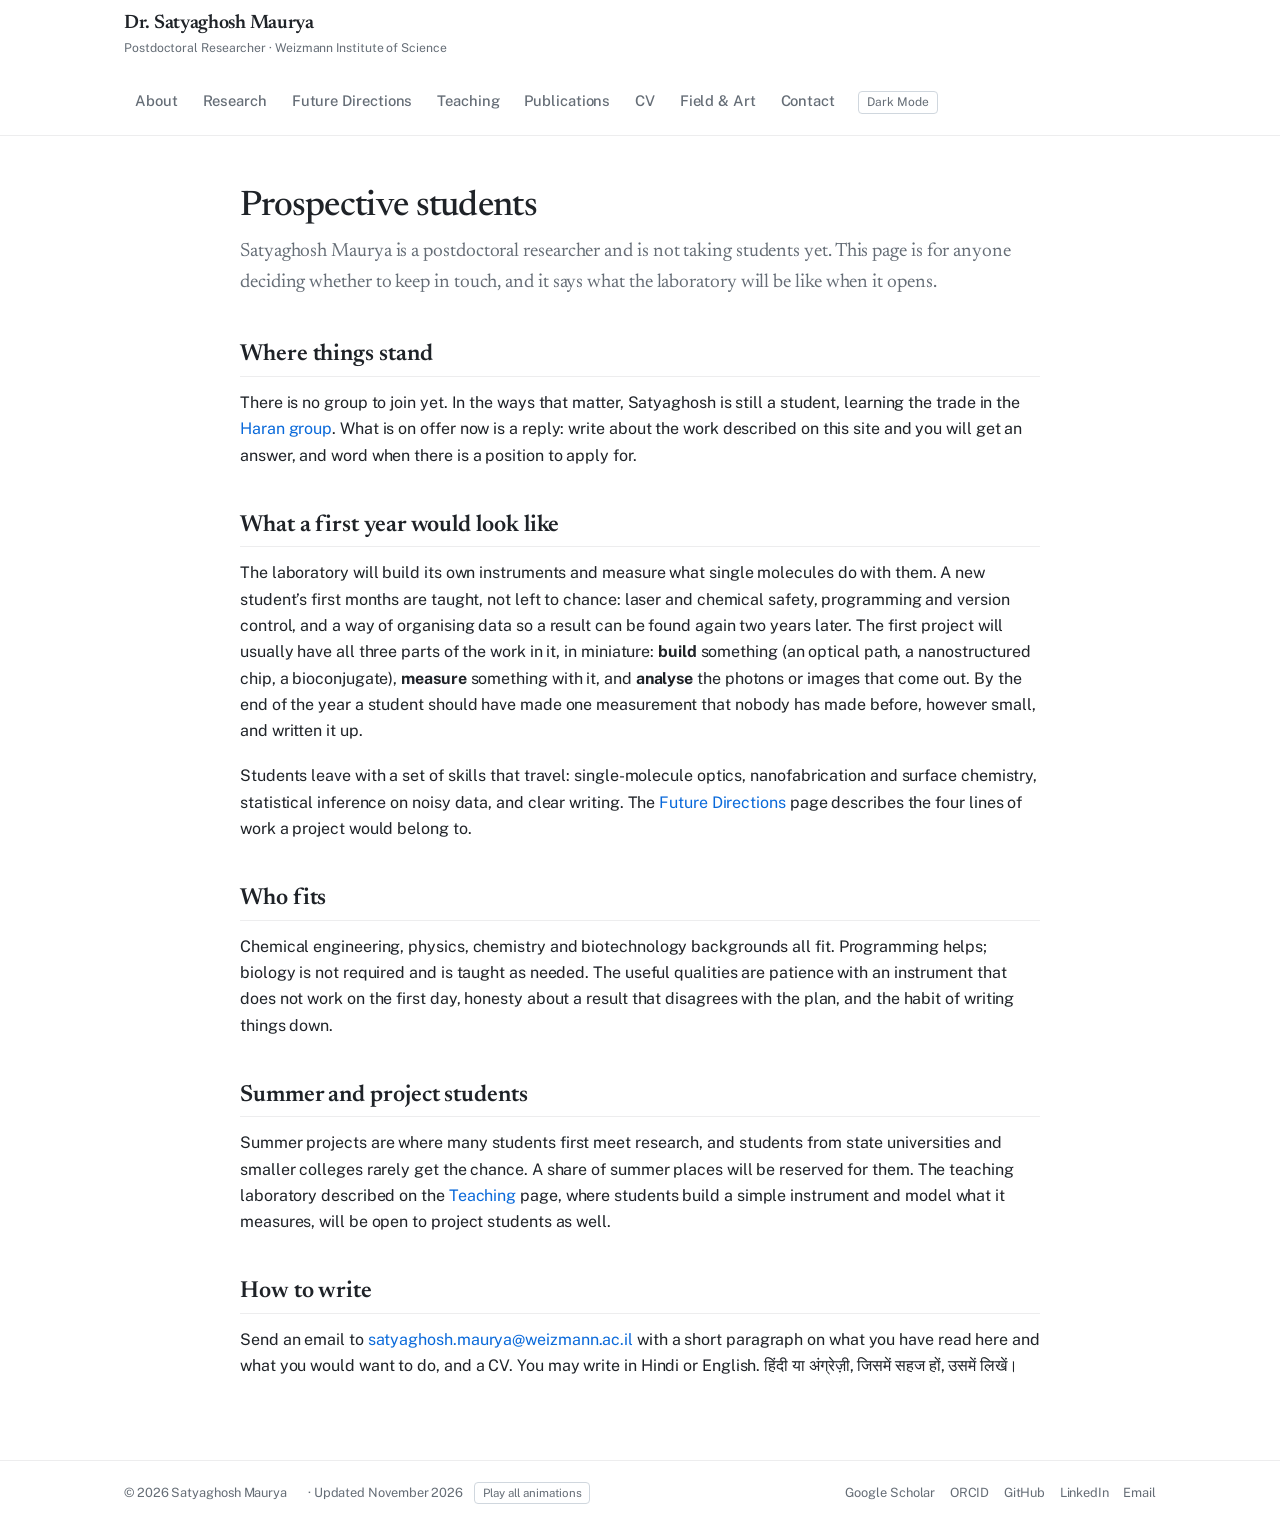
<file: students.html>
<!DOCTYPE html>
<html lang="en">
<head>
<meta charset="UTF-8">
<meta name="viewport" content="width=device-width, initial-scale=1.0">
<title>Prospective Students — Dr. Satyaghosh Maurya</title>
<meta name="description" content="For students thinking of working with Dr. Satyaghosh Maurya: where things stand, what the laboratory will be like, and how to write.">
<!-- Canonical, social preview and structured data -->
<link rel="canonical" href="https://satyaghoshmaurya.github.io/students.html">
<meta property="og:site_name" content="Dr. Satyaghosh Maurya">
<meta property="og:locale" content="en_GB">
<meta property="og:type" content="website">
<meta property="og:title" content="Prospective Students — Dr. Satyaghosh Maurya">
<meta property="og:description" content="For students thinking of working with Dr. Satyaghosh Maurya: where things stand, what the laboratory will be like, and how to write.">
<meta property="og:url" content="https://satyaghoshmaurya.github.io/students.html">
<meta property="og:image" content="https://satyaghoshmaurya.github.io/assets/img/og-card.png">
<meta property="og:image:width" content="1200">
<meta property="og:image:height" content="630">
<meta property="og:image:alt" content="Portrait of Satyaghosh Maurya beside a two-well conformational free-energy landscape">
<meta name="twitter:card" content="summary_large_image">
<meta name="twitter:title" content="Prospective Students — Dr. Satyaghosh Maurya">
<meta name="twitter:description" content="For students thinking of working with Dr. Satyaghosh Maurya: where things stand, what the laboratory will be like, and how to write.">
<meta name="twitter:image" content="https://satyaghoshmaurya.github.io/assets/img/og-card.png">

<link rel="icon" href="favicon.ico" sizes="32x32">
<link rel="icon" href="favicon.svg" type="image/svg+xml">
<link rel="apple-touch-icon" href="assets/img/icon/apple-touch-icon.png">
<link rel="preconnect" href="https://fonts.googleapis.com">
<link rel="preconnect" href="https://fonts.gstatic.com" crossorigin>
<link href="https://fonts.googleapis.com/css2?family=Newsreader:ital,opsz,wght@0,6..72,400;0,6..72,500;0,6..72,600;1,6..72,400&family=Public+Sans:wght@400;500;600;700&display=optional" rel="stylesheet">
<link rel="stylesheet" href="css/style.css">
<script>
  (function () {
    try {
      if (localStorage.getItem("theme") === "dark") {
        document.documentElement.setAttribute("data-theme", "dark");
      }
    } catch(e) {}
  })();
</script>
</head>
<body>

<a class="skip-link" href="#main">Skip to content</a>

<!-- ============ SITE HEADER ============ -->
<header class="site-header">
  <div class="site-header-inner">
    <a href="index.html" class="brand">
      <span class="brand-name">Dr. Satyaghosh Maurya</span>
      <span class="brand-role">Postdoctoral Researcher &middot; Weizmann Institute of Science</span>
    </a>
    <button type="button" class="nav-toggle" data-nav-toggle aria-expanded="false" aria-controls="siteNav">Menu</button>
    <nav class="site-nav" id="siteNav" aria-label="Primary">
      <a href="index.html">About</a>
      <a href="research.html">Research</a>
      <a href="future.html">Future Directions</a>
      <a href="teaching.html">Teaching</a>
      <a href="publications.html">Publications</a>
      <a href="cv.html">CV</a>
      <a href="hobbies.html">Field &amp; Art</a>
      <a href="contact.html">Contact</a>
      <button type="button" data-theme-toggle class="theme-toggle-btn">Toggle theme</button>
    </nav>
  </div>
</header>

<div class="site">

  <main id="main">
    <div class="content">
      <h1>Prospective students</h1>
      <p class="lede">
        Satyaghosh Maurya is a postdoctoral researcher and is not taking students yet. This page is for anyone deciding whether to keep in touch, and it says what the laboratory will be like when it opens.
      </p>

      <h2>Where things stand</h2>
      <p>
        There is no group to join yet. In the ways that matter, Satyaghosh is still a student, learning the trade in the <a href="https://www.weizmann.ac.il/chembiophys/cfharan/home" target="_blank" rel="noopener">Haran group</a>. What is on offer now is a reply: write about the work described on this site and you will get an answer, and word when there is a position to apply for.
      </p>

      <h2>What a first year would look like</h2>
      <p>
        The laboratory will build its own instruments and measure what single molecules do with them. A new student&rsquo;s first months are taught, not left to chance: laser and chemical safety, programming and version control, and a way of organising data so a result can be found again two years later. The first project will usually have all three parts of the work in it, in miniature: <strong>build</strong> something (an optical path, a nanostructured chip, a bioconjugate), <strong>measure</strong> something with it, and <strong>analyse</strong> the photons or images that come out. By the end of the year a student should have made one measurement that nobody has made before, however small, and written it up.
      </p>
      <p>
        Students leave with a set of skills that travel: single-molecule optics, nanofabrication and surface chemistry, statistical inference on noisy data, and clear writing. The <a href="future.html">Future Directions</a> page describes the four lines of work a project would belong to.
      </p>

      <h2>Who fits</h2>
      <p>
        Chemical engineering, physics, chemistry and biotechnology backgrounds all fit. Programming helps; biology is not required and is taught as needed. The useful qualities are patience with an instrument that does not work on the first day, honesty about a result that disagrees with the plan, and the habit of writing things down.
      </p>

      <h2>Summer and project students</h2>
      <p>
        Summer projects are where many students first meet research, and students from state universities and smaller colleges rarely get the chance. A share of summer places will be reserved for them. The teaching laboratory described on the <a href="teaching.html#laboratory">Teaching</a> page, where students build a simple instrument and model what it measures, will be open to project students as well.
      </p>

      <h2>How to write</h2>
      <p>
        Send an email to <a href="mailto:satyaghosh.maurya@weizmann.ac.il">satyaghosh.maurya@weizmann.ac.il</a> with a short paragraph on what you have read here and what you would want to do, and a CV. You may write in Hindi or English. <span lang="hi">हिंदी या अंग्रेज़ी, जिसमें सहज हों, उसमें लिखें।</span>
      </p>
    </div>
  </main>

  <!-- ============ SITE FOOTER ============ -->
  <footer class="site-footer">
    <div class="site-footer-inner">
      <span class="footer-left">&copy; 2026 Satyaghosh Maurya <span class="footer-updated">Updated November 2026</span> <button type="button" class="theme-toggle-btn footer-anim" data-anim-toggle>Play all animations</button></span>
      <span class="footer-links">
        <a href="https://scholar.google.com/citations?user=LGxS32gAAAAJ&amp;hl=en" target="_blank" rel="noopener">Google Scholar</a>
        <a href="https://orcid.org/0000-0003-2757-7742" target="_blank" rel="noopener">ORCID</a>
        <a href="https://github.com/sgmaurya" target="_blank" rel="noopener">GitHub</a>
        <a href="https://www.linkedin.com/in/satyaghosh-maurya-98bbbaa2/" target="_blank" rel="noopener">LinkedIn</a>
        <a href="mailto:satyaghosh.maurya@weizmann.ac.il">Email</a>
      </span>
    </div>
  </footer>
</div>

<script src="js/main.js"></script>
</body>
</html>
</file>
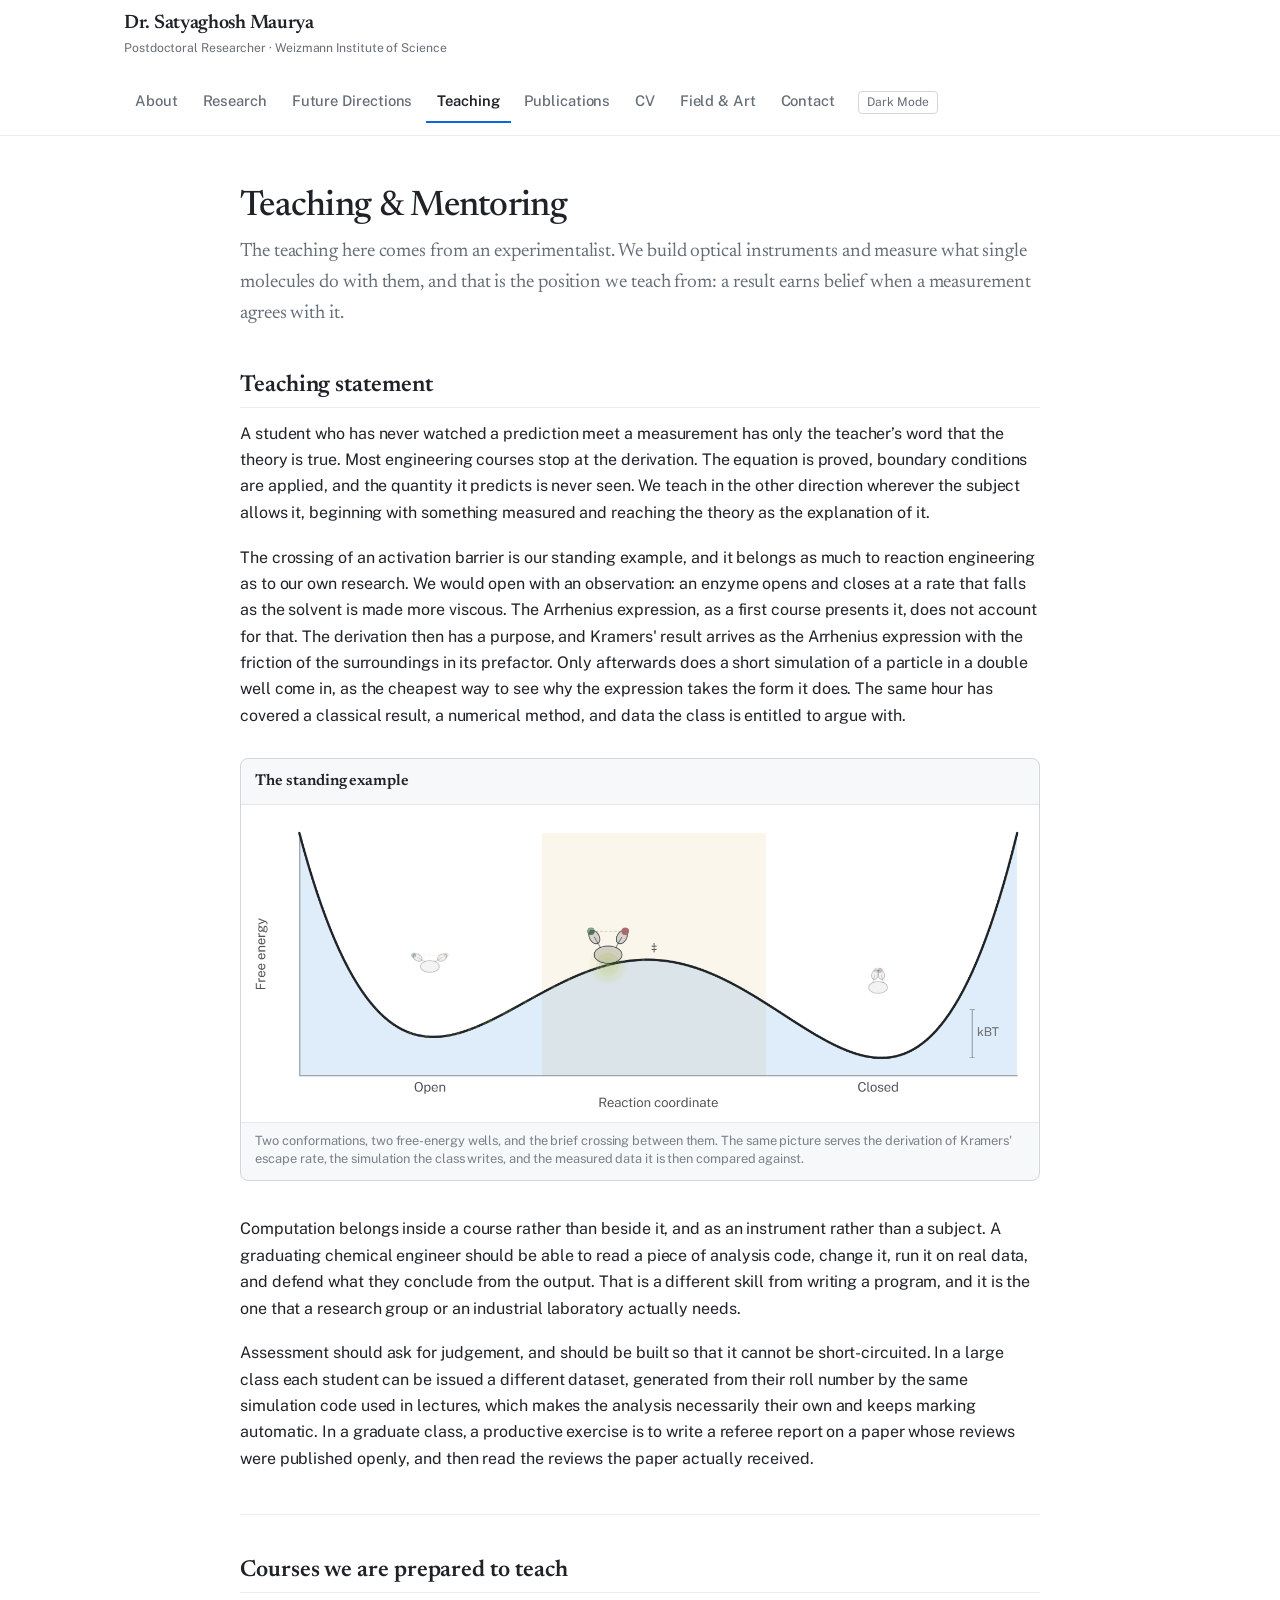
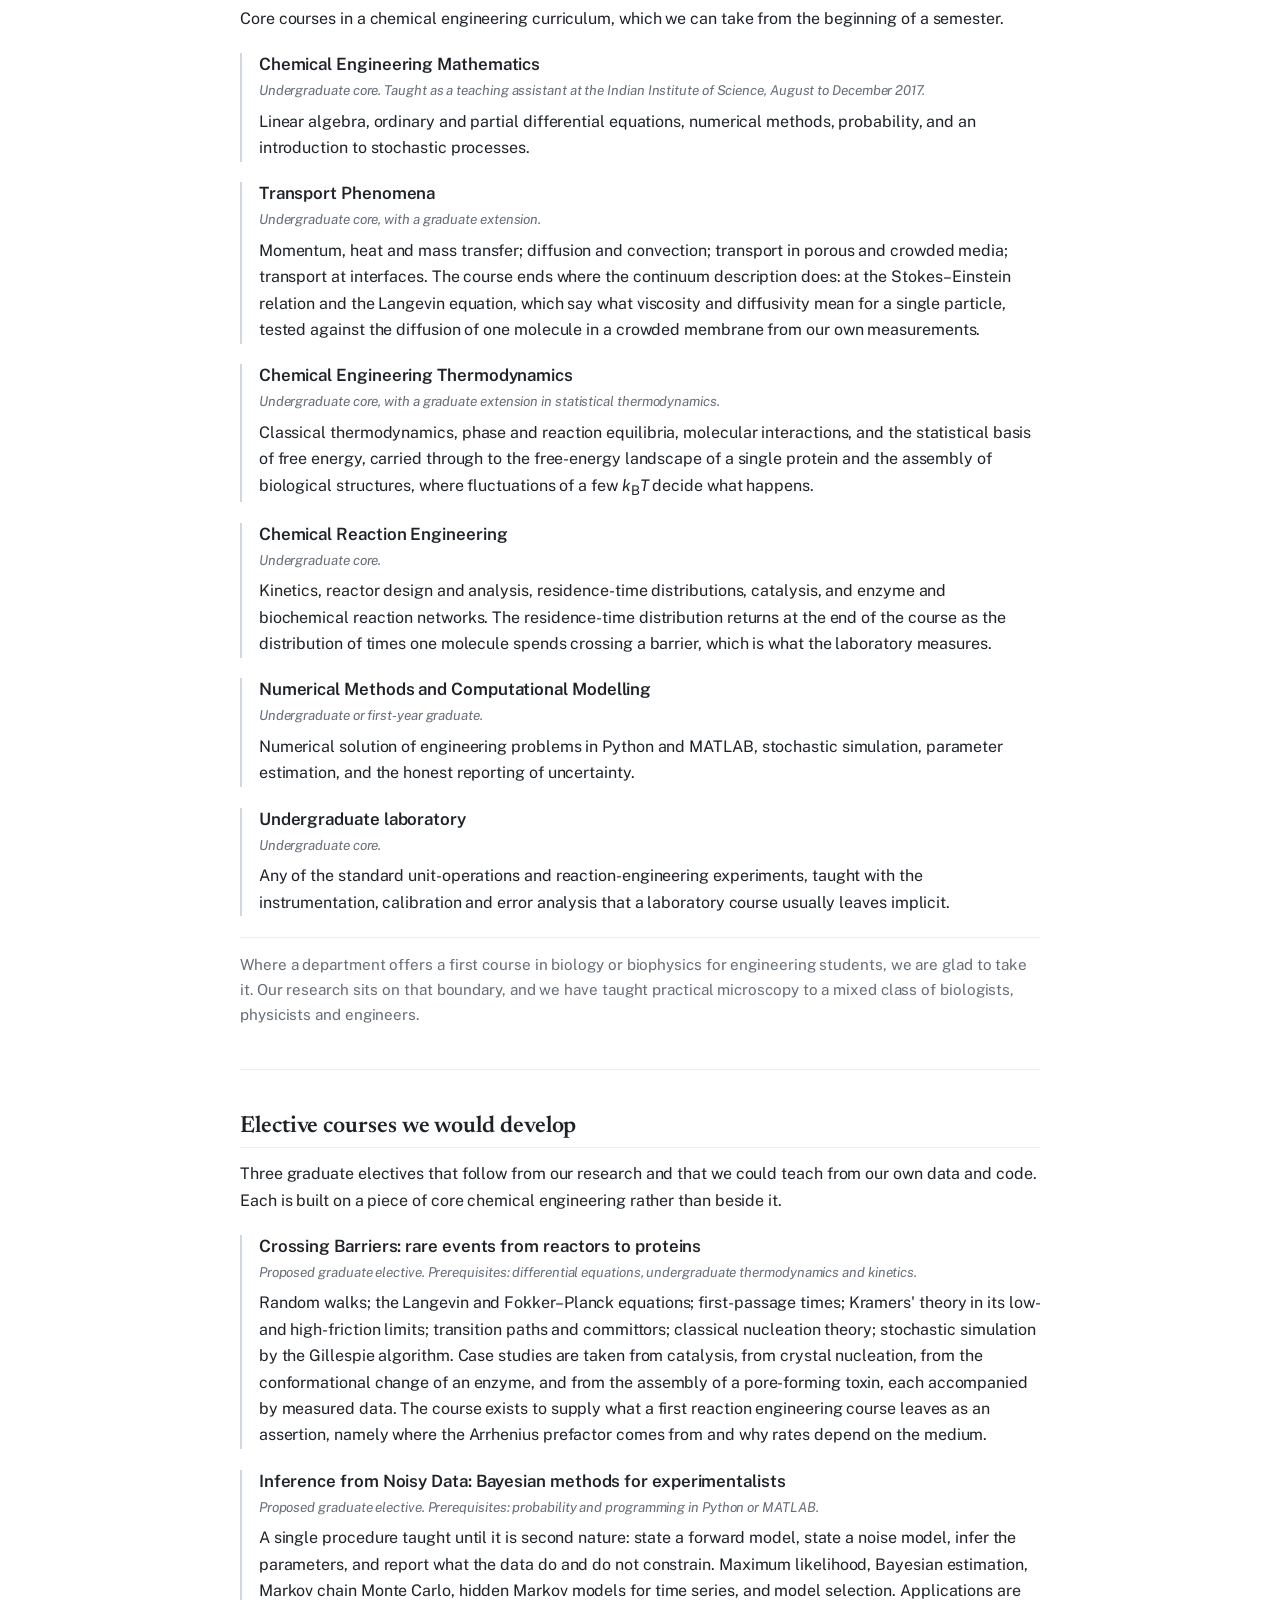
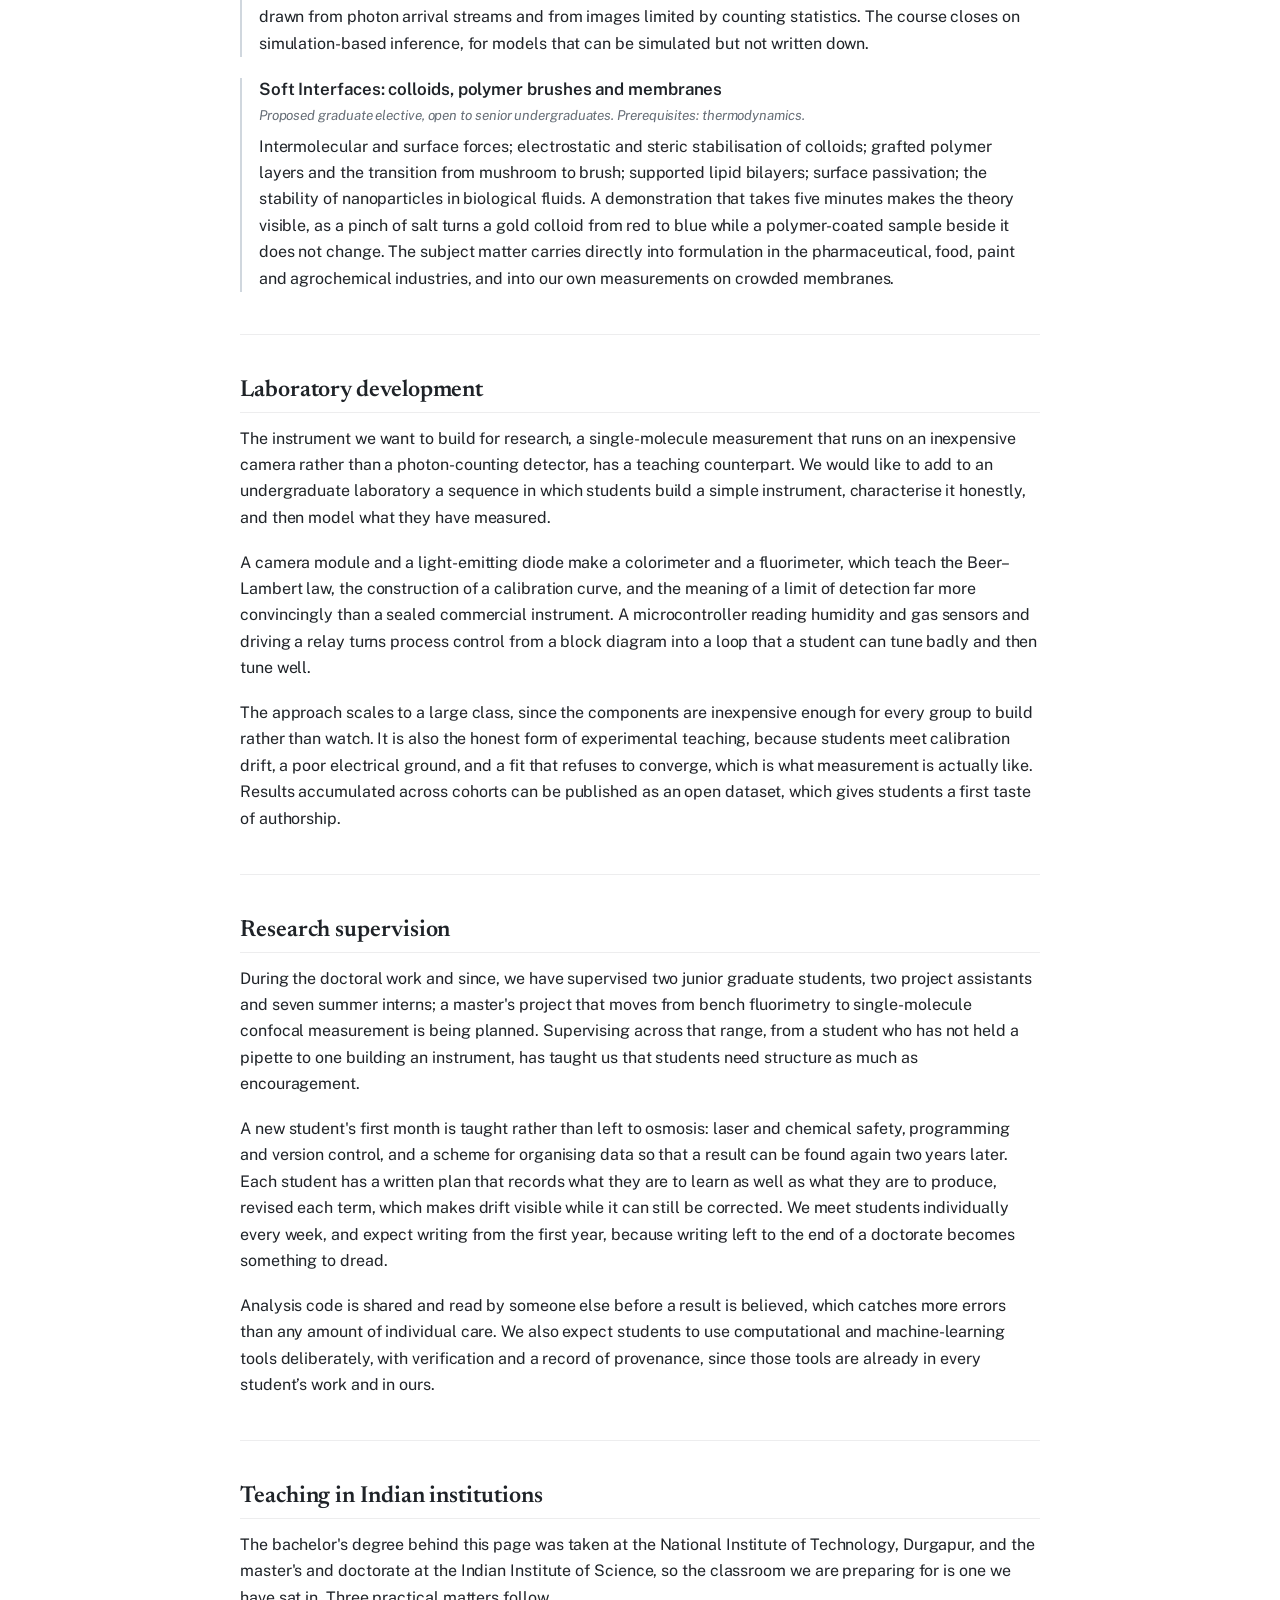
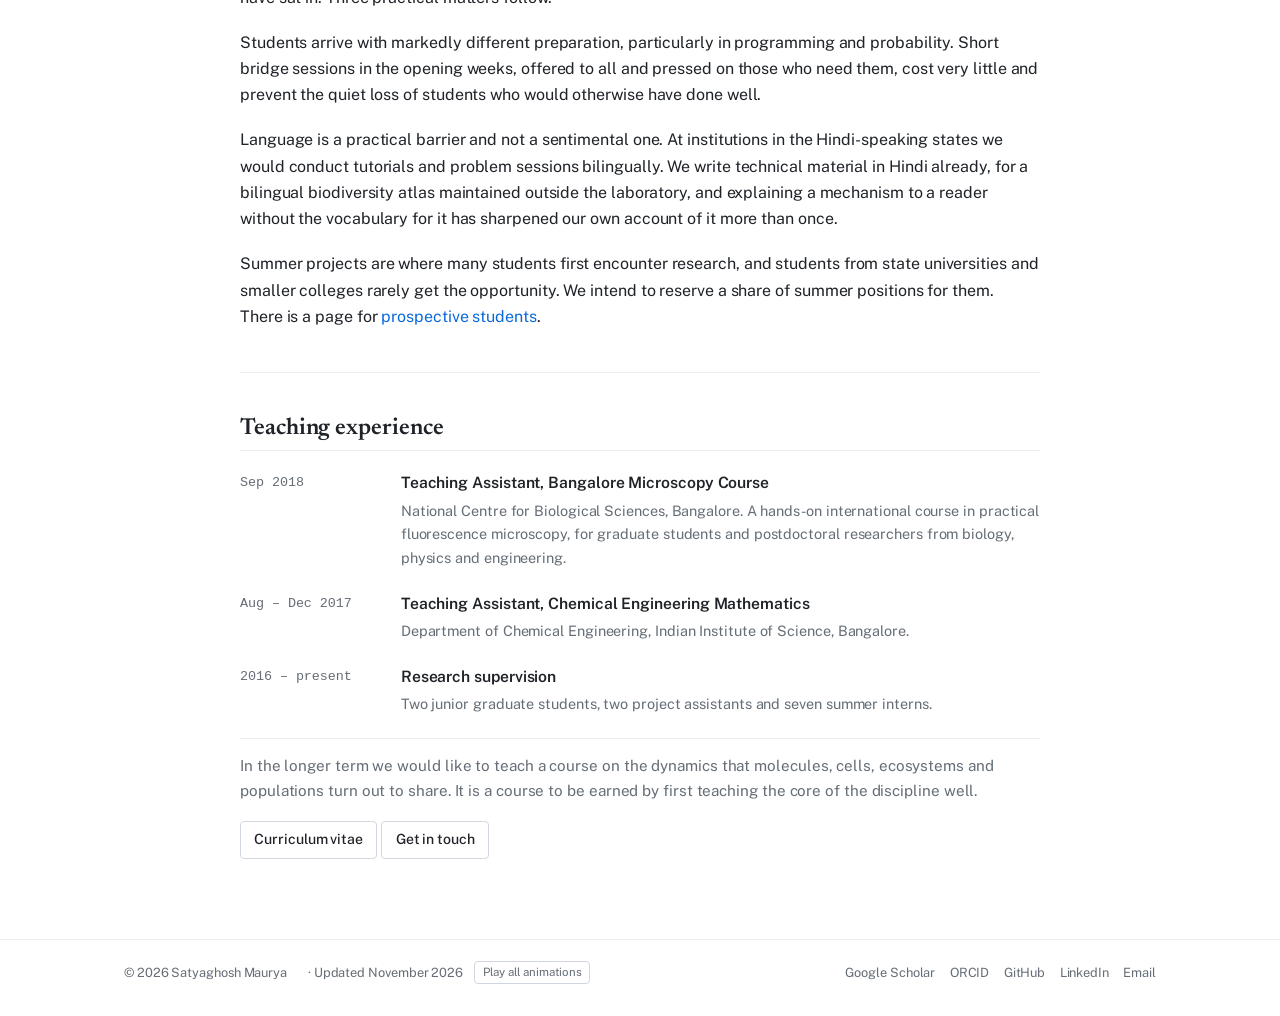
<file: teaching.html>
<!DOCTYPE html>
<html lang="en">
<head>
<meta charset="UTF-8">
<meta name="viewport" content="width=device-width, initial-scale=1.0">
<title>Teaching &amp; Mentoring — Dr. Satyaghosh Maurya</title>
<meta name="description" content="Teaching statement, core chemical engineering courses, proposed graduate electives, laboratory development and research supervision.">
<!-- Canonical, social preview and structured data -->
<link rel="canonical" href="https://satyaghoshmaurya.github.io/teaching.html">
<meta property="og:site_name" content="Dr. Satyaghosh Maurya">
<meta property="og:locale" content="en_GB">
<meta property="og:type" content="website">
<meta property="og:title" content="Teaching &amp; Mentoring — Dr. Satyaghosh Maurya">
<meta property="og:description" content="Teaching statement, core chemical engineering courses, proposed graduate electives, laboratory development and research supervision.">
<meta property="og:url" content="https://satyaghoshmaurya.github.io/teaching.html">
<meta property="og:image" content="https://satyaghoshmaurya.github.io/assets/img/og-card.png">
<meta property="og:image:width" content="1200">
<meta property="og:image:height" content="630">
<meta property="og:image:alt" content="Portrait of Satyaghosh Maurya beside a two-well conformational free-energy landscape">
<meta name="twitter:card" content="summary_large_image">
<meta name="twitter:title" content="Teaching &amp; Mentoring — Dr. Satyaghosh Maurya">
<meta name="twitter:description" content="Teaching statement, core chemical engineering courses, proposed graduate electives, laboratory development and research supervision.">
<meta name="twitter:image" content="https://satyaghoshmaurya.github.io/assets/img/og-card.png">

<link rel="icon" href="favicon.ico" sizes="32x32">
<link rel="icon" href="favicon.svg" type="image/svg+xml">
<link rel="apple-touch-icon" href="assets/img/icon/apple-touch-icon.png">
<link rel="preconnect" href="https://fonts.googleapis.com">
<link rel="preconnect" href="https://fonts.gstatic.com" crossorigin>
<link href="https://fonts.googleapis.com/css2?family=Newsreader:ital,opsz,wght@0,6..72,400;0,6..72,500;0,6..72,600;1,6..72,400&family=Public+Sans:wght@400;500;600;700&display=optional" rel="stylesheet">
<link rel="stylesheet" href="css/style.css">
<script>
  (function () {
    try {
      if (localStorage.getItem("theme") === "dark") {
        document.documentElement.setAttribute("data-theme", "dark");
      }
    } catch(e) {}
  })();
</script>
</head>
<body>

<a class="skip-link" href="#main">Skip to content</a>

<!-- ============ SITE HEADER ============ -->
<header class="site-header">
  <div class="site-header-inner">
    <a href="index.html" class="brand">
      <span class="brand-name">Dr. Satyaghosh Maurya</span>
      <span class="brand-role">Postdoctoral Researcher &middot; Weizmann Institute of Science</span>
    </a>
    <button type="button" class="nav-toggle" data-nav-toggle aria-expanded="false" aria-controls="siteNav">Menu</button>
    <nav class="site-nav" id="siteNav" aria-label="Primary">
      <a href="index.html">About</a>
      <a href="research.html">Research</a>
      <a href="future.html">Future Directions</a>
      <a href="teaching.html" class="active" aria-current="page">Teaching</a>
      <a href="publications.html">Publications</a>
      <a href="cv.html">CV</a>
      <a href="hobbies.html">Field &amp; Art</a>
      <a href="contact.html">Contact</a>
      <button type="button" data-theme-toggle class="theme-toggle-btn">Toggle theme</button>
    </nav>
  </div>
</header>

<div class="site">

  <main id="main">
    <div class="content">
      <h1>Teaching &amp; Mentoring</h1>
      <p class="lede">
        The teaching here comes from an experimentalist. We build optical instruments and measure what single molecules do with them, and that is the position we teach from: a result earns belief when a measurement agrees with it.
      </p>

      <!-- ============ Statement ============ -->
      <section id="statement">
        <h2>Teaching statement</h2>
        <p>
          A student who has never watched a prediction meet a measurement has only the teacher&rsquo;s word that the theory is true. Most engineering courses stop at the derivation. The equation is proved, boundary conditions are applied, and the quantity it predicts is never seen. We teach in the other direction wherever the subject allows it, beginning with something measured and reaching the theory as the explanation of it.
        </p>
        <p>
          The crossing of an activation barrier is our standing example, and it belongs as much to reaction engineering as to our own research. We would open with an observation: an enzyme opens and closes at a rate that falls as the solvent is made more viscous. The Arrhenius expression, as a first course presents it, does not account for that. The derivation then has a purpose, and Kramers' result arrives as the Arrhenius expression with the friction of the surroundings in its prefactor. Only afterwards does a short simulation of a particle in a double well come in, as the cheapest way to see why the expression takes the form it does. The same hour has covered a classical result, a numerical method, and data the class is entitled to argue with.
        </p>
        <figure class="fig-card">
          <div class="fig-bar">
            <span class="fig-title">The standing example</span>
          </div>
          <div class="fig-static fig-static-full">
            <img src="assets/img/research/landscape.png" alt="A two-well free-energy landscape with a schematic protein at the top of the barrier separating the open and closed conformations" width="1440" height="547" loading="lazy">
          </div>
          <figcaption class="fig-caption">
            <span class="fig-note">Two conformations, two free-energy wells, and the brief crossing between them. The same picture serves the derivation of Kramers' escape rate, the simulation the class writes, and the measured data it is then compared against.</span>
          </figcaption>
        </figure>
        <p>
          Computation belongs inside a course rather than beside it, and as an instrument rather than a subject. A graduating chemical engineer should be able to read a piece of analysis code, change it, run it on real data, and defend what they conclude from the output. That is a different skill from writing a program, and it is the one that a research group or an industrial laboratory actually needs.
        </p>
        <p>
          Assessment should ask for judgement, and should be built so that it cannot be short-circuited. In a large class each student can be issued a different dataset, generated from their roll number by the same simulation code used in lectures, which makes the analysis necessarily their own and keeps marking automatic. In a graduate class, a productive exercise is to write a referee report on a paper whose reviews were published openly, and then read the reviews the paper actually received.
        </p>
      </section>

      <hr class="rule">

      <!-- ============ Courses ============ -->
      <section id="core-courses">
        <h2>Courses we are prepared to teach</h2>
        <p>
          Core courses in a chemical engineering curriculum, which we can take from the beginning of a semester.
        </p>

        <div class="course-entry">
          <h3>Chemical Engineering Mathematics</h3>
          <p class="course-meta">Undergraduate core. Taught as a teaching assistant at the Indian Institute of Science, August to December 2017.</p>
          <p>Linear algebra, ordinary and partial differential equations, numerical methods, probability, and an introduction to stochastic processes.</p>
        </div>

        <div class="course-entry">
          <h3>Transport Phenomena</h3>
          <p class="course-meta">Undergraduate core, with a graduate extension.</p>
          <p>Momentum, heat and mass transfer; diffusion and convection; transport in porous and crowded media; transport at interfaces. The course ends where the continuum description does: at the Stokes&ndash;Einstein relation and the Langevin equation, which say what viscosity and diffusivity mean for a single particle, tested against the diffusion of one molecule in a crowded membrane from our own measurements.</p>
        </div>

        <div class="course-entry">
          <h3>Chemical Engineering Thermodynamics</h3>
          <p class="course-meta">Undergraduate core, with a graduate extension in statistical thermodynamics.</p>
          <p>Classical thermodynamics, phase and reaction equilibria, molecular interactions, and the statistical basis of free energy, carried through to the free-energy landscape of a single protein and the assembly of biological structures, where fluctuations of a few <i>k</i><sub>B</sub><i>T</i> decide what happens.</p>
        </div>

        <div class="course-entry">
          <h3>Chemical Reaction Engineering</h3>
          <p class="course-meta">Undergraduate core.</p>
          <p>Kinetics, reactor design and analysis, residence-time distributions, catalysis, and enzyme and biochemical reaction networks. The residence-time distribution returns at the end of the course as the distribution of times one molecule spends crossing a barrier, which is what the laboratory measures.</p>
        </div>

        <div class="course-entry">
          <h3>Numerical Methods and Computational Modelling</h3>
          <p class="course-meta">Undergraduate or first-year graduate.</p>
          <p>Numerical solution of engineering problems in Python and MATLAB, stochastic simulation, parameter estimation, and the honest reporting of uncertainty.</p>
        </div>

        <div class="course-entry">
          <h3>Undergraduate laboratory</h3>
          <p class="course-meta">Undergraduate core.</p>
          <p>Any of the standard unit-operations and reaction-engineering experiments, taught with the instrumentation, calibration and error analysis that a laboratory course usually leaves implicit.</p>
        </div>

        <p class="course-aside">
          Where a department offers a first course in biology or biophysics for engineering students, we are glad to take it. Our research sits on that boundary, and we have taught practical microscopy to a mixed class of biologists, physicists and engineers.
        </p>
      </section>

      <hr class="rule">

      <!-- ============ Electives ============ -->
      <section id="electives">
        <h2>Elective courses we would develop</h2>
        <p>
          Three graduate electives that follow from our research and that we could teach from our own data and code. Each is built on a piece of core chemical engineering rather than beside it.
        </p>

        <div class="course-entry">
          <h3>Crossing Barriers: rare events from reactors to proteins</h3>
          <p class="course-meta">Proposed graduate elective. Prerequisites: differential equations, undergraduate thermodynamics and kinetics.</p>
          <p>
            Random walks; the Langevin and Fokker&ndash;Planck equations; first-passage times; Kramers' theory in its low- and high-friction limits; transition paths and committors; classical nucleation theory; stochastic simulation by the Gillespie algorithm. Case studies are taken from catalysis, from crystal nucleation, from the conformational change of an enzyme, and from the assembly of a pore-forming toxin, each accompanied by measured data. The course exists to supply what a first reaction engineering course leaves as an assertion, namely where the Arrhenius prefactor comes from and why rates depend on the medium.
          </p>
        </div>

        <div class="course-entry">
          <h3>Inference from Noisy Data: Bayesian methods for experimentalists</h3>
          <p class="course-meta">Proposed graduate elective. Prerequisites: probability and programming in Python or MATLAB.</p>
          <p>
            A single procedure taught until it is second nature: state a forward model, state a noise model, infer the parameters, and report what the data do and do not constrain. Maximum likelihood, Bayesian estimation, Markov chain Monte Carlo, hidden Markov models for time series, and model selection. Applications are drawn from photon arrival streams and from images limited by counting statistics. The course closes on simulation-based inference, for models that can be simulated but not written down.
          </p>
        </div>

        <div class="course-entry">
          <h3>Soft Interfaces: colloids, polymer brushes and membranes</h3>
          <p class="course-meta">Proposed graduate elective, open to senior undergraduates. Prerequisites: thermodynamics.</p>
          <p>
            Intermolecular and surface forces; electrostatic and steric stabilisation of colloids; grafted polymer layers and the transition from mushroom to brush; supported lipid bilayers; surface passivation; the stability of nanoparticles in biological fluids. A demonstration that takes five minutes makes the theory visible, as a pinch of salt turns a gold colloid from red to blue while a polymer-coated sample beside it does not change. The subject matter carries directly into formulation in the pharmaceutical, food, paint and agrochemical industries, and into our own measurements on crowded membranes.
          </p>
        </div>
      </section>

      <hr class="rule">

      <!-- ============ Laboratory ============ -->
      <section id="laboratory">
        <h2>Laboratory development</h2>
        <p>
          The instrument we want to build for research, a single-molecule measurement that runs on an inexpensive camera rather than a photon-counting detector, has a teaching counterpart. We would like to add to an undergraduate laboratory a sequence in which students build a simple instrument, characterise it honestly, and then model what they have measured.
        </p>
        <p>
          A camera module and a light-emitting diode make a colorimeter and a fluorimeter, which teach the Beer&ndash;Lambert law, the construction of a calibration curve, and the meaning of a limit of detection far more convincingly than a sealed commercial instrument. A microcontroller reading humidity and gas sensors and driving a relay turns process control from a block diagram into a loop that a student can tune badly and then tune well.        </p>
        <p>
          The approach scales to a large class, since the components are inexpensive enough for every group to build rather than watch. It is also the honest form of experimental teaching, because students meet calibration drift, a poor electrical ground, and a fit that refuses to converge, which is what measurement is actually like. Results accumulated across cohorts can be published as an open dataset, which gives students a first taste of authorship.
        </p>
      </section>

      <hr class="rule">

      <!-- ============ Mentoring ============ -->
      <section id="mentoring">
        <h2>Research supervision</h2>
        <p>
          During the doctoral work and since, we have supervised two junior graduate students, two project assistants and seven summer interns; a master's project that moves from bench fluorimetry to single-molecule confocal measurement is being planned. Supervising across that range, from a student who has not held a pipette to one building an instrument, has taught us that students need structure as much as encouragement.
        </p>
        <p>
          A new student's first month is taught rather than left to osmosis: laser and chemical safety, programming and version control, and a scheme for organising data so that a result can be found again two years later. Each student has a written plan that records what they are to learn as well as what they are to produce, revised each term, which makes drift visible while it can still be corrected. We meet students individually every week, and expect writing from the first year, because writing left to the end of a doctorate becomes something to dread.
        </p>
        <p>
          Analysis code is shared and read by someone else before a result is believed, which catches more errors than any amount of individual care. We also expect students to use computational and machine-learning tools deliberately, with verification and a record of provenance, since those tools are already in every student&rsquo;s work and in ours.
        </p>
      </section>

      <hr class="rule">

      <!-- ============ Indian institutions ============ -->
      <section id="classroom">
        <h2>Teaching in Indian institutions</h2>
        <p>
          The bachelor's degree behind this page was taken at the National Institute of Technology, Durgapur, and the master's and doctorate at the Indian Institute of Science, so the classroom we are preparing for is one we have sat in. Three practical matters follow.
        </p>
        <p>
          Students arrive with markedly different preparation, particularly in programming and probability. Short bridge sessions in the opening weeks, offered to all and pressed on those who need them, cost very little and prevent the quiet loss of students who would otherwise have done well.
        </p>
        <p>
          Language is a practical barrier and not a sentimental one. At institutions in the Hindi-speaking states we would conduct tutorials and problem sessions bilingually. We write technical material in Hindi already, for a bilingual biodiversity atlas maintained outside the laboratory, and explaining a mechanism to a reader without the vocabulary for it has sharpened our own account of it more than once.
        </p>
        <p>
          Summer projects are where many students first encounter research, and students from state universities and smaller colleges rarely get the opportunity. We intend to reserve a share of summer positions for them. There is a page for <a href="students.html">prospective students</a>.
        </p>
      </section>

      <hr class="rule">

      <!-- ============ Record ============ -->
      <section id="record">
        <h2>Teaching experience</h2>
        <div class="cv-timeline">
          <div class="cv-item">
            <div class="cv-when">Sep 2018</div>
            <div class="cv-what">
              <strong>Teaching Assistant, Bangalore Microscopy Course</strong>
              <span>National Centre for Biological Sciences, Bangalore. A hands-on international course in practical fluorescence microscopy, for graduate students and postdoctoral researchers from biology, physics and engineering.</span>
            </div>
          </div>
          <div class="cv-item">
            <div class="cv-when">Aug &ndash; Dec 2017</div>
            <div class="cv-what">
              <strong>Teaching Assistant, Chemical Engineering Mathematics</strong>
              <span>Department of Chemical Engineering, Indian Institute of Science, Bangalore.</span>
            </div>
          </div>
          <div class="cv-item">
            <div class="cv-when">2016 &ndash; present</div>
            <div class="cv-what">
              <strong>Research supervision</strong>
              <span>Two junior graduate students, two project assistants and seven summer interns.</span>
            </div>
          </div>
        </div>
        <p class="course-aside">
          In the longer term we would like to teach a course on the dynamics that molecules, cells, ecosystems and populations turn out to share. It is a course to be earned by first teaching the core of the discipline well.
        </p>
        <p>
          <a class="btn-outline" href="cv.html">Curriculum vitae</a>
          <a class="btn-outline" href="contact.html">Get in touch</a>
        </p>
      </section>

    </div>
  </main>

  <!-- ============ SITE FOOTER ============ -->
  <footer class="site-footer">
    <div class="site-footer-inner">
      <span class="footer-left">&copy; 2026 Satyaghosh Maurya <span class="footer-updated">Updated November 2026</span> <button type="button" class="theme-toggle-btn footer-anim" data-anim-toggle>Play all animations</button></span>
      <span class="footer-links">
        <a href="https://scholar.google.com/citations?user=LGxS32gAAAAJ&amp;hl=en" target="_blank" rel="noopener">Google Scholar</a>
        <a href="https://orcid.org/0000-0003-2757-7742" target="_blank" rel="noopener">ORCID</a>
        <a href="https://github.com/sgmaurya" target="_blank" rel="noopener">GitHub</a>
        <a href="https://www.linkedin.com/in/satyaghosh-maurya-98bbbaa2/" target="_blank" rel="noopener">LinkedIn</a>
        <a href="mailto:satyaghosh.maurya@weizmann.ac.il">Email</a>
      </span>
    </div>
  </footer>
</div>

<script src="js/main.js"></script>
</body>
</html>
</file>
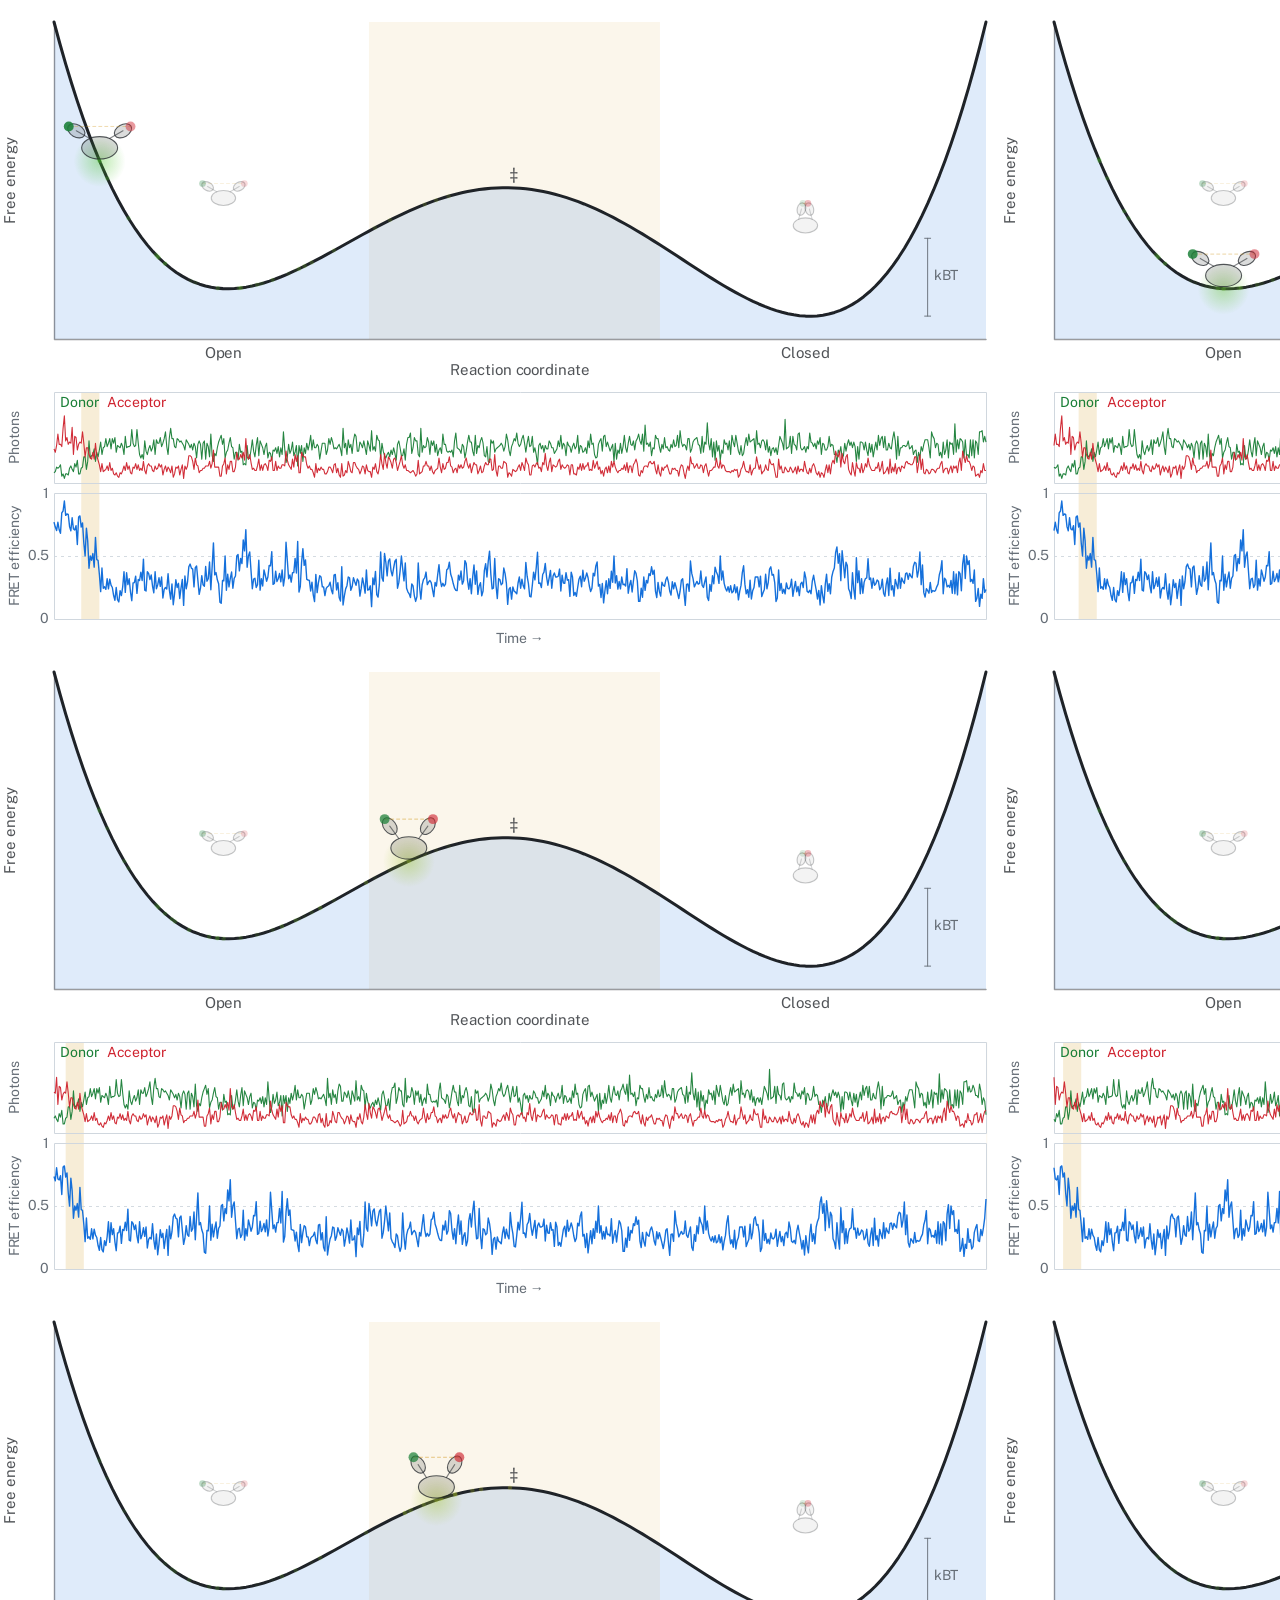
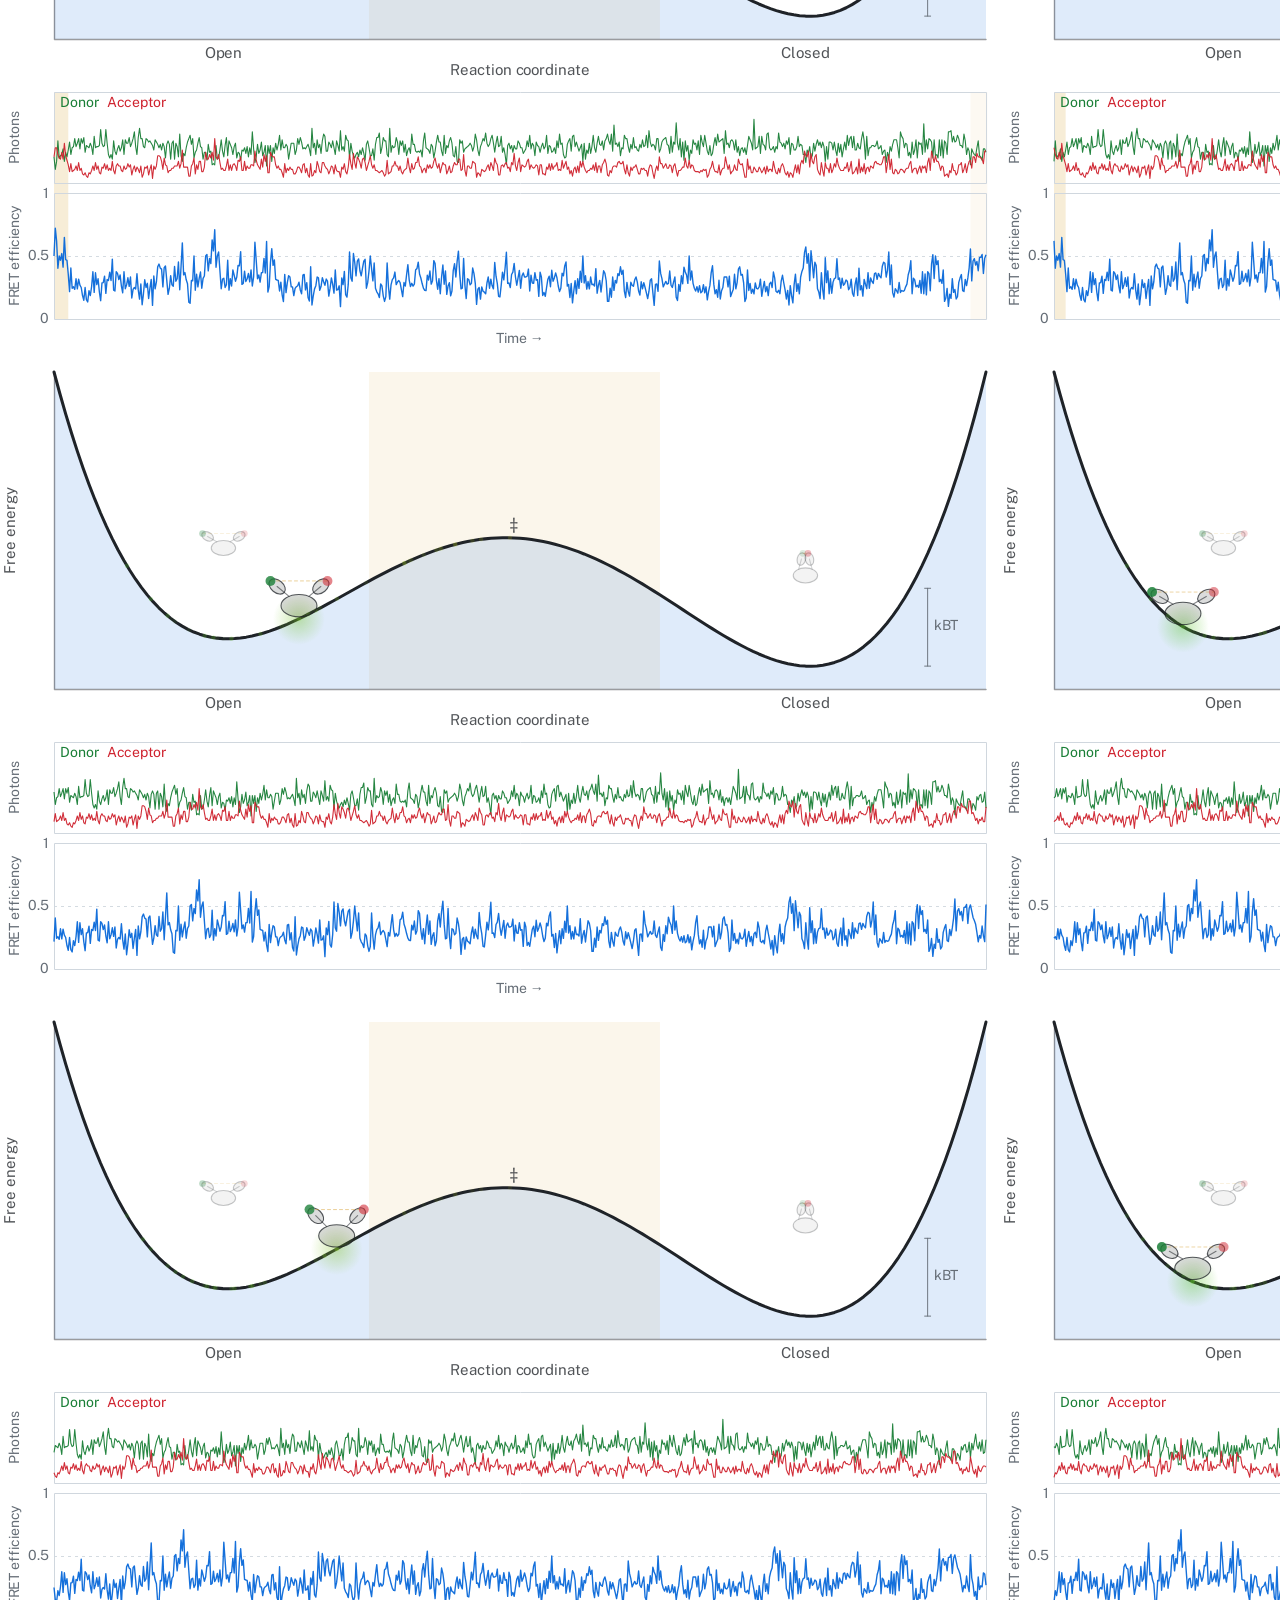
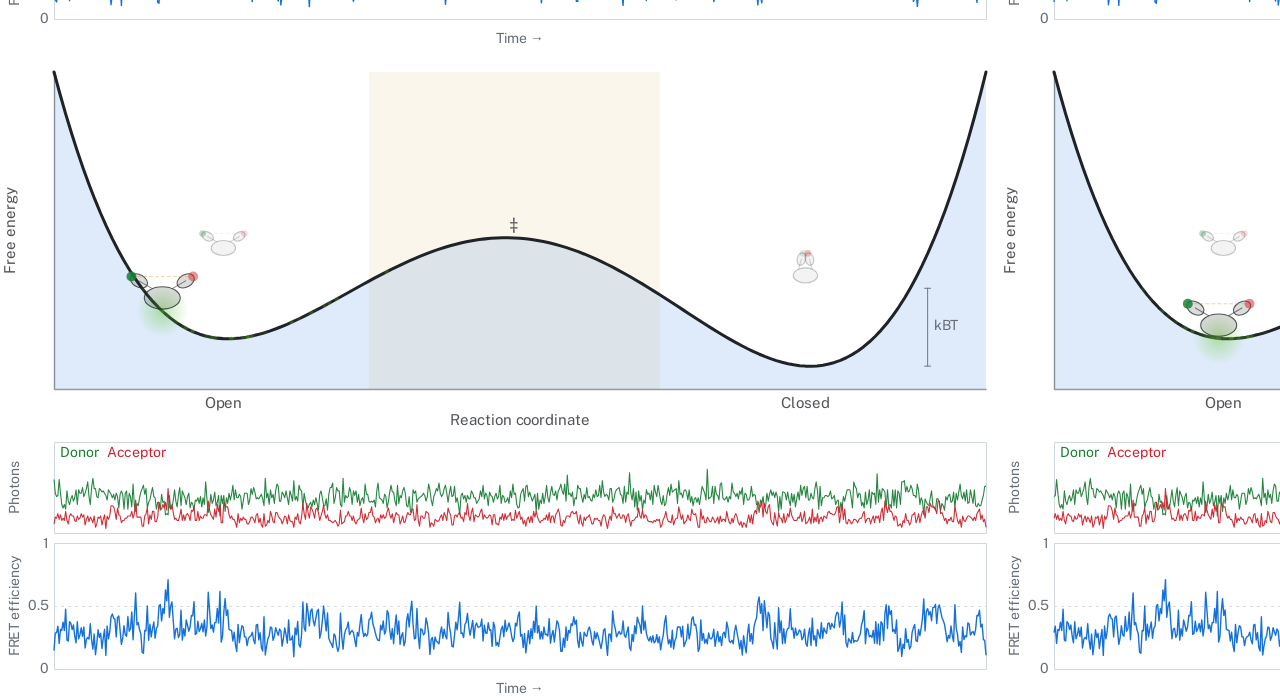
<file: tools/gif/capture.html>
<!DOCTYPE html>
<html lang="en">
<head>
<meta charset="UTF-8">
<title>Frame capture</title>
<link rel="preconnect" href="https://fonts.googleapis.com">
<link rel="preconnect" href="https://fonts.gstatic.com" crossorigin>
<link href="https://fonts.googleapis.com/css2?family=Newsreader:opsz,wght@6..72,400;6..72,500;6..72,600&family=Public+Sans:wght@400;500;600&display=swap" rel="stylesheet">
<link rel="stylesheet" href="../../css/style.css">
<style>
  /* Captures an animated figure as a grid of frames in one canvas, so a single
     headless screenshot yields every frame. tools/gif/make_gifs.py slices it.

     The figures are driven SYNCHRONOUSLY through the _captureFrame hook each
     module exposes: n simulation steps, one redraw, snapshot, repeat, all in
     one script task. Nothing waits on requestAnimationFrame or timers, so the
     frame count is exact and there is nothing for Chrome's screenshot timing
     to race. (Earlier versions sampled on a timer and got 1 to 41 frames from
     identical settings.)

     The live figure sits in the viewport at almost zero opacity so its
     IntersectionObserver never pauses it; the opaque grid canvas covers it. */
  html, body { margin: 0; padding: 0; background: #fff; }
  #stage { position: fixed; top: 0; left: 0; z-index: -1; opacity: 0.01; pointer-events: none; }
  #strip { display: block; background: #fff; }
  .fig-card, .landscape-hero { margin: 0 !important; border: none !important; box-shadow: none !important; }
  .fig-bar, .landscape-hero-bar, .fig-caption, .landscape-hero-caption { display: none !important; }
  .fig-canvas-trace { border-top: none !important; }
</style>
</head>
<body>
<div id="stage"></div>
<canvas id="strip"></canvas>

<script>
(function () {
  var Q = new URLSearchParams(location.search);
  var FIG = Q.get("fig") || "hero";
  var COLS = parseInt(Q.get("cols") || "6", 10);
  var ROWS = parseInt(Q.get("rows") || "6", 10);
  var FW = parseInt(Q.get("fw") || "1000", 10);
  var EVERY = parseInt(Q.get("every") || "1", 10);      // simulation ticks per captured frame
  var FSCALE = Q.get("fscale") || "1";
  var DSF = window.devicePixelRatio || 1;

  var stage = document.getElementById("stage");
  var srcW, srcH, sources = [], hookCanvas;

  if (FIG === "hero") {
    srcW = 1000; srcH = 650;
    stage.style.width = srcW + "px";
    stage.innerHTML =
      '<figure class="landscape-hero" id="landscapeHero" data-font-scale="' + FSCALE + '">' +
        '<div class="landscape-hero-bar">' +
          '<input type="range" id="heroTemp" min="0.22" max="0.70" step="0.01" value="0.40">' +
          '<span id="heroTempVal" class="mono"></span>' +
          '<button type="button" id="heroPlay">Play</button>' +
        '</div>' +
        '<canvas id="landscapeCanvas" class="landscape-canvas" style="height:380px"></canvas>' +
        '<canvas id="traceCanvas" class="trace-canvas" style="height:270px"></canvas>' +
        '<figcaption class="landscape-hero-caption">' +
          '<strong id="heroReadoutE"></strong><strong id="heroReadoutState"></strong>' +
          '<strong id="heroReadoutN"></strong><strong id="heroReadoutTP"></strong>' +
          '<span id="heroHint"></span>' +
        '</figcaption>' +
      '</figure>';
    sources = ["landscapeCanvas", "traceCanvas"];
  } else {
    srcW = 700; srcH = 550;
    stage.style.width = srcW + "px";
    stage.innerHTML =
      '<figure class="fig-card" id="zmwFigure">' +
        '<div class="fig-bar">' +
          '<input type="range" min="50" max="200" step="10" value="100" data-zmw-aperture>' +
          '<span class="mono" data-zmw-aperture-val></span>' +
          '<input type="range" min="-0.3" max="2" step="0.1" value="0.7" data-zmw-conc>' +
          '<span class="mono" data-zmw-conc-val></span>' +
          '<button type="button" data-zmw-play>Play</button>' +
        '</div>' +
        '<canvas class="fig-canvas" data-figure="zmw" style="height:380px" data-zmw-speed="' + (Q.get("speed") || "1") + '" data-zmw-bins="' + (Q.get("bins") || "240") + '" data-font-scale="' + FSCALE + '"></canvas>' +
        '<canvas class="fig-canvas fig-canvas-trace" data-zmw-trace style="height:170px"></canvas>' +
        '<figcaption class="fig-caption">' +
          '<strong class="mono" data-zmw-out-l></strong><strong class="mono" data-zmw-out-v></strong>' +
          '<strong class="mono" data-zmw-out-n></strong><strong class="mono" data-zmw-out-nc></strong>' +
        '</figcaption>' +
      '</figure>';
    sources = ['[data-figure="zmw"]', '[data-zmw-trace]'];
  }

  var FH = Math.round(FW * srcH / srcW);
  var strip = document.getElementById("strip");
  strip.width = COLS * FW;
  strip.height = ROWS * FH;
  // at device scale factor 2 the screenshot is twice the CSS size, so the grid
  // is laid out at half size and comes out 1:1 with its backing pixels
  strip.style.width = (COLS * FW / DSF) + "px";
  strip.style.height = (ROWS * FH / DSF) + "px";
  var sctx = strip.getContext("2d");
  sctx.fillStyle = "#fff";
  sctx.fillRect(0, 0, strip.width, strip.height);

  function grab(sel) {
    return sel.charAt(0) === "[" ? document.querySelector(sel) : document.getElementById(sel);
  }

  function snap(i) {
    var dx = (i % COLS) * FW, dy = Math.floor(i / COLS) * FH, oy = 0;
    for (var k = 0; k < sources.length; k++) {
      var c = grab(sources[k]);
      var h = Math.round(FW * c.clientHeight / c.clientWidth);
      sctx.drawImage(c, 0, 0, c.width, c.height, dx, dy + oy, FW, h);
      oy += h;
    }
  }

  function setRange(el, value) {
    if (!el) return;
    el.value = value;
    el.dispatchEvent(new Event("input", { bubbles: true }));
  }

  function start() {
    if (FIG === "hero") {
      setRange(document.getElementById("heroTemp"), Q.get("kT") || "0.68");
      hookCanvas = document.getElementById("landscapeCanvas");
    } else {
      setRange(document.querySelector("[data-zmw-aperture]"), Q.get("d") || "120");
      setRange(document.querySelector("[data-zmw-conc]"), Q.get("c") || "0.7");
      hookCanvas = document.querySelector('[data-figure="zmw"]');
    }
    if (!hookCanvas || !hookCanvas._captureFrame) {
      document.title = "no hook";
      return;
    }
    // start the photon trace empty, so every burst in the loop is a visit
    // that happens on screen rather than history scrolled in from before
    if (Q.get("fresh") === "1" && hookCanvas._resetTrace) hookCanvas._resetTrace();
    var total = COLS * ROWS;
    for (var i = 0; i < total; i++) {
      hookCanvas._captureFrame(EVERY);
      snap(i);
    }
    document.title = "done " + total;
  }

  var s = document.createElement("script");
  s.src = FIG === "hero" ? "../../js/landscape-hero.js" : "../../js/zmw-figure.js";
  s.onload = function () {
    // draw with the real fonts, or with the fallback if they never arrive
    var ready = (document.fonts && document.fonts.ready) || Promise.resolve();
    var timeout = new Promise(function (r) { setTimeout(r, 3000); });
    Promise.race([ready, timeout]).then(function () { setTimeout(start, 50); });
  };
  document.body.appendChild(s);
})();
</script>
</body>
</html>
</file>
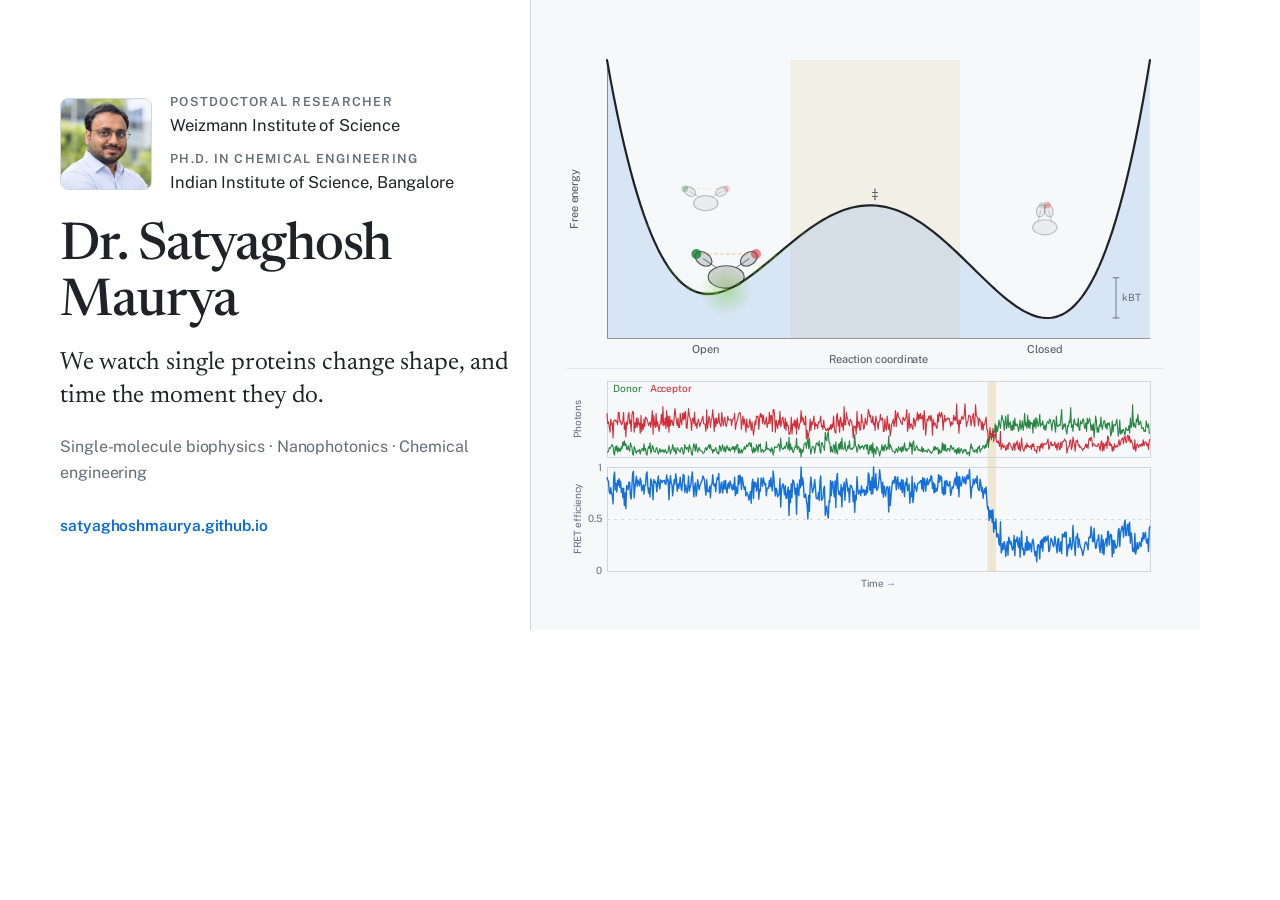
<file: tools/og/og-card.html>
<!DOCTYPE html>
<html lang="en">
<head>
<meta charset="UTF-8">
<title>Social preview card</title>
<link rel="preconnect" href="https://fonts.googleapis.com">
<link rel="preconnect" href="https://fonts.gstatic.com" crossorigin>
<link href="https://fonts.googleapis.com/css2?family=Newsreader:opsz,wght@6..72,400;6..72,500;6..72,600&family=Public+Sans:wght@400;500;600&display=swap" rel="stylesheet">
<link rel="stylesheet" href="../../css/style.css">
<style>
  /* Rendered at exactly 1200x630 and saved to assets/img/og-card.png.
     The right half runs the real hero figure, so the card carries both the
     conformational landscape and the FRET trace below it. See README.md. */
  * { box-sizing: border-box; }
  body {
    width: 1200px;
    height: 630px;
    margin: 0;
    overflow: hidden;
    background: var(--bg);
    display: grid;
    grid-template-columns: 530px 1fr;
    align-items: center;
  }

  .card-left { padding: 50px 0 50px 60px; }

  .card-id { display: flex; align-items: center; gap: 18px; margin-bottom: 22px; }
  .card-id img {
    width: 92px; height: 92px; border-radius: 8px;
    object-fit: cover; border: 1px solid var(--border); flex-shrink: 0;
  }
  .card-role {
    font-size: 12.5px; font-weight: 600; letter-spacing: 0.1em;
    text-transform: uppercase; color: var(--text-muted);
  }
  .card-org { font-size: 16.5px; color: var(--text); margin: 0 0 9px; }
  .card-org:last-child { margin-bottom: 0; }

  .card-name {
    font-family: var(--font-serif); font-size: 52px; font-weight: 500;
    letter-spacing: -0.02em; line-height: 1.08; margin: 0;
  }
  .card-lede {
    font-family: var(--font-serif); font-size: 25px; line-height: 1.34;
    color: var(--text); margin: 16px 0 0;
  }
  .card-keys { font-size: 16px; color: var(--text-muted); margin: 20px 0 0; }
  .card-url { font-size: 15.5px; color: var(--accent); font-weight: 600; margin: 26px 0 0; }

  /* right half: the live figure, stripped of its controls and caption */
  .card-figure {
    height: 100%; padding: 30px 36px;
    background: var(--bg-alt); border-left: 1px solid var(--border);
    display: flex; align-items: center;
  }
  .card-figure .landscape-hero {
    margin: 0; width: 100%; border: none; background: transparent; box-shadow: none;
    padding: 0; border-radius: 0;
  }
  .card-figure .landscape-hero-bar,
  .card-figure .landscape-hero-caption { display: none; }
  .card-figure .landscape-canvas { height: 330px; }
  .card-figure .trace-canvas { height: 225px; }
</style>
</head>
<body>
  <div class="card-left">
    <div class="card-id">
      <img src="../../assets/img/portrait.jpg" alt="">
      <div>
        <div class="card-role">Postdoctoral Researcher</div>
        <p class="card-org">Weizmann Institute of Science</p>
        <div class="card-role">Ph.D. in Chemical Engineering</div>
        <p class="card-org">Indian Institute of Science, Bangalore</p>
      </div>
    </div>
    <h1 class="card-name">Dr. Satyaghosh Maurya</h1>
    <p class="card-lede">We watch single proteins change shape, and time the moment they do.</p>
    <p class="card-keys">Single-molecule biophysics &middot; Nanophotonics &middot; Chemical engineering</p>
    <p class="card-url">satyaghoshmaurya.github.io</p>
  </div>

  <div class="card-figure">
    <figure class="landscape-hero" id="landscapeHero">
      <div class="landscape-hero-bar">
        <span class="landscape-hero-title">Watching a single protein open and close</span>
        <div class="landscape-hero-controls">
          <label class="landscape-hero-slider">
            <span>Temperature</span>
            <input type="range" id="heroTemp" min="0.22" max="0.70" step="0.01" value="0.40">
            <span id="heroTempVal" class="mono">&Delta;G&Dagger; &asymp; 2.8 kBT</span>
          </label>
          <button type="button" class="hero-btn hero-btn-primary" id="heroPlay">Play</button>
        </div>
      </div>
      <canvas id="landscapeCanvas" class="landscape-canvas" role="img" aria-label="Conformational free-energy landscape"></canvas>
      <canvas id="traceCanvas" class="trace-canvas" role="img" aria-label="Donor and acceptor photon counts and FRET efficiency"></canvas>
      <figcaption class="landscape-hero-caption">
        <span>E<sub>FRET</sub> = <strong id="heroReadoutE" class="mono">0.84</strong></span>
        <span>State: <strong id="heroReadoutState">Closed</strong></span>
        <span>Transitions: <strong id="heroReadoutN" class="mono">0</strong></span>
        <span>Last transition path: <strong id="heroReadoutTP" class="mono">&ndash;</strong></span>
        <span class="hero-hint" id="heroHint"></span>
        <span class="landscape-hero-note"></span>
      </figcaption>
    </figure>
  </div>

  <script src="../../js/landscape-hero.js"></script>
</body>
</html>
</file>
<file: css/style.css>
/* =============================================================
   Dr. Satyaghosh Maurya — Academic Website Stylesheet
   Design Philosophy: Scholarly, Minimalist, Data-Driven
   Inspired by al-folio & academicpages (GitHub)
   Light theme by default; dark theme opt-in via data-theme="dark".
   ============================================================= */

:root {
  color-scheme: light;

  /* ---- Colors: Light (default), crisp academic paper ---- */
  --bg:               #ffffff;
  --bg-alt:           #f6f8fa;
  --bg-hover:         #eaeef2;
  --text:             #1f2328;
  --text-muted:       #656d76;
  --border:           #d0d7de;
  --border-subtle:    rgba(31, 35, 40, 0.08);
  --border-highlight: #0969da;

  --accent:           #0969da;                  /* Deep scholarly blue */
  --accent-light:     rgba(9, 105, 218, 0.08);
  --accent-text:      #ffffff;
  --accent-secondary: #1a7f37;

  /* Biophysics smFRET colours */
  --donor-green:      #1a7f37;
  --acceptor-red:     #cf222e;

  /* ---- Typography ---- */
  --font-serif: "Newsreader", "Source Serif 4", Georgia, Cambria, serif;
  --font-body: "Public Sans", -apple-system, BlinkMacSystemFont, "Segoe UI", Roboto, sans-serif;
  --font-mono: ui-monospace, SFMono-Regular, "SF Mono", Menlo, Consolas, monospace;

  /* ---- Layout Sizing ---- */
  --site-max: 1080px;
  --content-max: 800px;
  --radius-sm: 4px;
  --radius-md: 8px;
  --radius-lg: 12px;
  --transition-fast: 0.15s ease;
}

/* Dark theme (opt-in): refined obsidian */
:root[data-theme="dark"] {
  color-scheme: dark;

  --bg:               #0e1117;
  --bg-alt:           #161b22;
  --bg-hover:         #21262d;
  --text:             #e6edf3;
  --text-muted:       #8b949e;
  --border:           #30363d;
  --border-subtle:    rgba(240, 246, 252, 0.08);
  --border-highlight: #58a6ff;

  --accent:           #58a6ff;
  --accent-light:     rgba(56, 139, 253, 0.12);
  --accent-text:      #ffffff;
  --accent-secondary: #3fb950;

  --donor-green:      #3fb950;
  --acceptor-red:     #f85149;
}
* {
  box-sizing: border-box;
}

html {
  -webkit-text-size-adjust: 100%;
  scroll-behavior: smooth;
}

body {
  margin: 0;
  font-family: var(--font-body);
  background: var(--bg);
  color: var(--text);
  line-height: 1.65;
  font-size: 16px;
  letter-spacing: -0.005em;
  transition: background-color var(--transition-fast), color var(--transition-fast);
}

/* Typography Hierarchy */
h1, h2, h3, h4 {
  color: var(--text);
  font-weight: 600;
  line-height: 1.3;
}

h1 {
  font-family: var(--font-serif);
  font-size: 2.2rem;
  font-weight: 500;
  margin: 0 0 0.5rem;
  letter-spacing: -0.02em;
}

h2 {
  font-family: var(--font-serif);
  font-size: 1.45rem;
  font-weight: 600;
  margin: 2.6rem 0 0.8rem;
  padding-bottom: 0.35rem;
  border-bottom: 1px solid var(--border-subtle);
  display: flex;
  align-items: center;
  gap: 0.5rem;
}

h3 {
  font-size: 1.1rem;
  font-weight: 600;
  margin: 1.4rem 0 0.4rem;
}

p {
  margin: 0 0 1.15em;
}

p:last-child {
  margin-bottom: 0;
}

a {
  color: var(--accent);
  text-decoration: none;
  transition: color var(--transition-fast);
}

a:hover {
  text-decoration: underline;
}

img {
  max-width: 100%;
  display: block;
  border-radius: var(--radius-sm);
}

/* ---------------------------------------------------------------
   Layout Shell: Top Navigation + Centred Reading Column
   --------------------------------------------------------------- */

.skip-link {
  position: absolute;
  top: -100px;
  left: 0;
  z-index: 100;
  padding: 0.5rem 0.9rem;
  background: var(--accent);
  color: var(--accent-text);
  font-weight: 600;
  border-radius: 0 0 var(--radius-sm) 0;
}

.skip-link:focus {
  top: 0;
  text-decoration: none;
}

:focus-visible {
  outline: 2px solid var(--accent);
  outline-offset: 2px;
}

.site {
  display: block;
  min-height: 100vh;
}

.site-header {
  position: sticky;
  top: 0;
  z-index: 20;
  background: var(--bg);
  border-bottom: 1px solid var(--border-subtle);
}

.site-header-inner {
  max-width: var(--site-max);
  margin: 0 auto;
  padding: 0.75rem 1.5rem;
  display: flex;
  align-items: center;
  justify-content: space-between;
  gap: 1.5rem;
  flex-wrap: wrap;
}

.brand {
  display: flex;
  flex-direction: column;
  color: var(--text);
  text-decoration: none;
}

.brand:hover {
  text-decoration: none;
}

.brand-name {
  font-family: var(--font-serif);
  font-size: 1.22rem;
  font-weight: 600;
  letter-spacing: -0.015em;
  line-height: 1.2;
  transition: color var(--transition-fast);
}

.brand:hover .brand-name {
  color: var(--accent);
}

.brand-role {
  font-size: 0.76rem;
  color: var(--text-muted);
  margin-top: 0.15rem;
}

.site-nav {
  display: flex;
  align-items: center;
  gap: 0.15rem;
}

.site-nav a {
  color: var(--text-muted);
  font-size: 0.92rem;
  font-weight: 500;
  padding: 0.45rem 0.7rem;
  border-radius: var(--radius-sm);
  border-bottom: 2px solid transparent;
  text-decoration: none;
  transition: color var(--transition-fast), background var(--transition-fast);
}

.site-nav a:hover {
  color: var(--text);
  background: var(--bg-alt);
  text-decoration: none;
}

.site-nav a.active {
  color: var(--text);
  font-weight: 600;
  border-bottom-color: var(--accent);
  border-radius: var(--radius-sm) var(--radius-sm) 0 0;
}

.site-nav .theme-toggle-btn {
  margin-left: 0.6rem;
}

.nav-toggle {
  display: none;
}

.theme-toggle-btn {
  display: inline-flex;
  align-items: center;
  gap: 0.4rem;
  background: none;
  border: 1px solid var(--border);
  border-radius: var(--radius-sm);
  padding: 0.3em 0.65em;
  font-family: inherit;
  font-size: 0.75rem;
  color: var(--text-muted);
  cursor: pointer;
  transition: all var(--transition-fast);
}

.theme-toggle-btn:hover {
  color: var(--text);
  border-color: var(--text-muted);
}

/* ---------------------------------------------------------------
   Main Content Area
   --------------------------------------------------------------- */

main {
  padding: 3rem 1.5rem 5rem;
}

.content {
  max-width: var(--content-max);
  margin: 0 auto;
}

.content-wide {
  max-width: var(--site-max);
}

.site-footer {
  border-top: 1px solid var(--border-subtle);
}

.site-footer-inner {
  max-width: var(--site-max);
  margin: 0 auto;
  padding: 1.3rem 1.5rem 2rem;
  display: flex;
  justify-content: space-between;
  align-items: center;
  gap: 0.8rem 1.5rem;
  flex-wrap: wrap;
  font-size: 0.8rem;
  color: var(--text-muted);
}

.footer-left {
  display: inline-flex;
  align-items: center;
  gap: 0.7rem;
  flex-wrap: wrap;
}

.footer-anim {
  font-size: 0.72rem;
}

.footer-links {
  display: flex;
  gap: 0.9rem;
  flex-wrap: wrap;
}

.site-footer a {
  color: var(--text-muted);
}

.site-footer a:hover {
  color: var(--accent);
}
/* ---------------------------------------------------------------
   Components: Cards, Pills, Buttons
   --------------------------------------------------------------- */

.eyebrow {
  font-size: 0.8rem;
  font-weight: 600;
  color: var(--accent);
  text-transform: uppercase;
  letter-spacing: 0.08em;
  margin-bottom: 0.4rem;
}

.lede {
  font-size: 1.15rem;
  color: var(--text-muted);
  line-height: 1.6;
  margin-bottom: 1.4rem;
  font-family: var(--font-serif);
}

.pill {
  display: inline-flex;
  align-items: center;
  font-size: 0.72rem;
  padding: 0.2em 0.65em;
  border-radius: 999px;
  background: var(--bg-alt);
  color: var(--text-muted);
  border: 1px solid var(--border);
  font-weight: 500;
  white-space: nowrap;
}

.pill-accent {
  background: var(--accent-light);
  color: var(--accent);
  border-color: transparent;
  font-weight: 600;
}

.btn {
  display: inline-flex;
  align-items: center;
  gap: 0.4rem;
  padding: 0.48em 1em;
  border-radius: var(--radius-sm);
  background: var(--accent);
  color: var(--accent-text) !important;
  font-weight: 500;
  font-size: 0.88rem;
  text-decoration: none !important;
  transition: opacity var(--transition-fast);
  border: none;
  cursor: pointer;
}

.btn:hover {
  opacity: 0.88;
}

.btn-outline {
  display: inline-flex;
  align-items: center;
  gap: 0.4rem;
  padding: 0.45em 0.95em;
  border-radius: var(--radius-sm);
  border: 1px solid var(--border);
  background: var(--bg);
  color: var(--text) !important;
  font-weight: 500;
  font-size: 0.88rem;
  text-decoration: none !important;
  transition: all var(--transition-fast);
  cursor: pointer;
}

.btn-outline:hover {
  background: var(--bg-alt);
  border-color: var(--border-highlight);
}

.link-row {
  display: flex;
  flex-wrap: wrap;
  gap: 0.55rem;
  margin: 1.4rem 0;
}

hr.rule {
  border: none;
  border-top: 1px solid var(--border-subtle);
  margin: 2.6rem 0;
}

.note {
  font-size: 0.88rem;
  color: var(--text-muted);
  background: var(--bg-alt);
  border-left: 3px solid var(--accent);
  padding: 0.85rem 1.1rem;
  border-radius: 0 var(--radius-sm) var(--radius-sm) 0;
  margin: 1.5rem 0;
  line-height: 1.55;
}

.card {
  background: var(--bg-alt);
  border: 1px solid var(--border);
  border-radius: var(--radius-md);
  padding: 1.35rem 1.5rem;
  margin: 1.2rem 0;
}

/* ---------------------------------------------------------------
   Home Hero: intro text beside the interactive figure
   --------------------------------------------------------------- */

.hero-grid {
  display: grid;
  grid-template-columns: minmax(0, 5fr) minmax(0, 6fr);
  gap: 2.6rem;
  align-items: start;
  margin-bottom: 3rem;
}

.hero-intro h1 {
  font-size: 2.3rem;
}

.hero-intro p {
  font-size: 0.95rem;
  line-height: 1.6;
}

.hero-intro .eyebrow {
  font-size: 0.72rem;
}

.hero-intro .lede {
  font-size: 1.18rem;
  margin-bottom: 1.1rem;
}

.hero-intro .link-row {
  margin-bottom: 0;
}

.hero-links {
  font-size: 0.84rem;
  color: var(--text-muted);
  margin-top: 0.4rem;
}

.hero-links a {
  color: var(--text-muted);
  text-decoration: underline;
  text-decoration-color: var(--border);
  text-underline-offset: 3px;
}

.hero-links a:hover {
  color: var(--accent);
  text-decoration-color: var(--accent);
}

.home-photo {
  width: 120px;
  height: 120px;
  border-radius: var(--radius-md);
  overflow: hidden;
  flex-shrink: 0;
  background: var(--bg-alt);
  border: 1px solid var(--border);
  margin-bottom: 1.2rem;
}

.home-photo img {
  width: 100%;
  height: 100%;
  object-fit: cover;
}

.hero-side {
  display: flex;
  flex-direction: column;
  gap: 1.2rem;
  min-width: 0;
}

.hero-btn.hero-btn-primary {
  background: var(--accent);
  color: var(--accent-text);
  border-color: var(--accent);
  font-weight: 600;
  padding: 0.35em 0.95em;
}

.hero-btn.hero-btn-primary:hover {
  background: var(--accent);
  border-color: var(--accent);
  opacity: 0.88;
}

.hero-hint {
  color: var(--accent);
  font-weight: 500;
}

@media (min-width: 961px) {
  .hero-side {
    position: sticky;
    top: 84px;
  }
}

.hero-grid .landscape-hero {
  margin: 0;
}

@media (max-width: 960px) {
  .hero-grid {
    grid-template-columns: 1fr;
    gap: 1.8rem;
  }
}
/* Research Pillars Grid */
.pillars-grid {
  display: grid;
  grid-template-columns: 1fr 1fr;
  gap: 1.2rem;
  margin: 1.4rem 0;
}

.pillar-card {
  background: var(--bg-alt);
  border: 1px solid var(--border);
  border-radius: var(--radius-md);
  padding: 1.3rem;
  display: flex;
  flex-direction: column;
  transition: border-color var(--transition-fast);
}

.pillar-card:hover {
  border-color: var(--border-highlight);
}

.pillar-card img {
  width: 100%;
  height: 135px;
  object-fit: cover;
  border-radius: var(--radius-sm);
  margin-bottom: 0.9rem;
  background: var(--bg);
  border: 1px solid var(--border);
}

.pillar-card h3 {
  margin: 0 0 0.4rem;
  font-size: 1.02rem;
}

.pillar-card p {
  font-size: 0.88rem;
  color: var(--text-muted);
  flex: 1;
  line-height: 1.55;
}

/* ---------------------------------------------------------------
   Publications Page
   --------------------------------------------------------------- */

.pub-controls {
  display: flex;
  flex-direction: column;
  gap: 0.9rem;
  margin: 1.4rem 0 1.8rem;
}

.pub-search {
  width: 100%;
  padding: 0.6rem 0.9rem;
  border-radius: var(--radius-sm);
  border: 1px solid var(--border);
  background: var(--bg-alt);
  color: var(--text);
  font-family: inherit;
  font-size: 0.92rem;
}

.pub-search:focus {
  outline: none;
  border-color: var(--accent);
}

.pub-filters {
  display: flex;
  flex-wrap: wrap;
  gap: 0.4rem;
}

.pub-filters button {
  font-family: inherit;
  font-size: 0.78rem;
  font-weight: 500;
  padding: 0.3em 0.75em;
  border-radius: 999px;
  border: 1px solid var(--border);
  background: var(--bg);
  color: var(--text-muted);
  cursor: pointer;
  transition: all var(--transition-fast);
}

.pub-filters button.active,
.pub-filters button:hover {
  background: var(--text);
  border-color: var(--text);
  color: var(--bg);
}

.pub {
  padding: 1.2rem 0;
  border-bottom: 1px solid var(--border-subtle);
}

.pub:first-of-type {
  border-top: 1px solid var(--border-subtle);
}

.pub-title {
  font-size: 1rem;
  font-weight: 600;
  margin-bottom: 0.3em;
  line-height: 1.4;
}

.pub-title a {
  color: var(--text);
}

.pub-title a:hover {
  color: var(--accent);
}

.pub-meta {
  font-size: 0.86rem;
  color: var(--text-muted);
  margin-bottom: 0.4em;
}

.pub-meta strong {
  color: var(--text);
}

.pub-actions {
  display: flex;
  gap: 0.5rem;
  align-items: center;
  flex-wrap: wrap;
  margin-top: 0.5rem;
}

.pub-actions button,
.pub-actions a {
  font-size: 0.75rem;
  font-weight: 500;
  padding: 0.25em 0.6em;
  border-radius: var(--radius-sm);
  border: 1px solid var(--border);
  background: var(--bg-alt);
  color: var(--text-muted);
  cursor: pointer;
  text-decoration: none;
  transition: all var(--transition-fast);
}

.pub-actions button:hover,
.pub-actions a:hover {
  color: var(--text);
  border-color: var(--border-highlight);
}

.bibtex-drawer {
  display: none;
  background: var(--bg);
  border: 1px solid var(--border);
  border-radius: var(--radius-sm);
  padding: 0.75rem;
  margin-top: 0.7rem;
  font-family: var(--font-mono);
  font-size: 0.75rem;
  white-space: pre-wrap;
  color: var(--text-muted);
  position: relative;
}

.bibtex-drawer.open {
  display: block;
}

/* ---------------------------------------------------------------
   CV Page & Career Timeline
   --------------------------------------------------------------- */

.cv-timeline {
  display: flex;
  flex-direction: column;
  gap: 1.3rem;
  margin: 1.2rem 0 2rem;
}

.cv-item {
  display: flex;
  gap: 1.3rem;
}

.cv-item .cv-when {
  width: 140px;
  flex-shrink: 0;
  font-size: 0.84rem;
  color: var(--text-muted);
  font-weight: 500;
  padding-top: 0.15em;
  font-family: var(--font-mono);
}

.cv-item .cv-what strong {
  display: block;
  font-weight: 600;
  color: var(--text);
  font-size: 0.98rem;
}

.cv-item .cv-what span {
  color: var(--text-muted);
  font-size: 0.9rem;
  display: block;
  margin-top: 0.15rem;
}

.cv-item .cv-details {
  font-size: 0.85rem;
  color: var(--text-muted);
  margin-top: 0.35rem;
  line-height: 1.5;
}

/* ---------------------------------------------------------------
   Hobbies & Interactive Gallery
   --------------------------------------------------------------- */

.gallery-filters {
  display: flex;
  flex-wrap: wrap;
  gap: 0.4rem;
  margin: 1.2rem 0 1.6rem;
}

.gallery-filters button {
  font-family: inherit;
  font-size: 0.78rem;
  font-weight: 500;
  padding: 0.3em 0.75em;
  border-radius: 999px;
  border: 1px solid var(--border);
  background: var(--bg);
  color: var(--text-muted);
  cursor: pointer;
  transition: all var(--transition-fast);
}

.gallery-filters button.active,
.gallery-filters button:hover {
  background: var(--text);
  border-color: var(--text);
  color: var(--bg);
}

.gallery-grid {
  display: grid;
  grid-template-columns: repeat(3, 1fr);
  gap: 0.9rem;
  margin: 1.2rem 0 2.4rem;
}

.gallery-item {
  position: relative;
  border-radius: var(--radius-sm);
  overflow: hidden;
  background: var(--bg-alt);
  border: 1px solid var(--border);
  aspect-ratio: 4 / 3;
  cursor: pointer;
  transition: border-color var(--transition-fast);
}

.gallery-item:hover {
  border-color: var(--border-highlight);
}

.gallery-item img {
  width: 100%;
  height: 100%;
  object-fit: cover;
}

.gallery-caption {
  position: absolute;
  bottom: 0;
  left: 0;
  right: 0;
  padding: 0.5rem 0.7rem;
  background: linear-gradient(to top, rgba(0, 0, 0, 0.85), transparent);
  color: #fff;
  font-size: 0.75rem;
  font-weight: 500;
}

.gallery-grid-2 {
  grid-template-columns: repeat(2, 1fr);
}

figure.gallery-item {
  margin: 0;
}

/* Fullscreen Lightbox Modal */
.lightbox-modal {
  display: none;
  position: fixed;
  inset: 0;
  background: rgba(0, 0, 0, 0.92);
  z-index: 100;
  justify-content: center;
  align-items: center;
  flex-direction: column;
  padding: 2rem;
  backdrop-filter: blur(8px);
}

.lightbox-modal.open {
  display: flex;
}

.lightbox-content {
  max-width: 90vw;
  max-height: 80vh;
  object-fit: contain;
  border-radius: var(--radius-sm);
}

.lightbox-desc {
  color: #fff;
  font-size: 0.9rem;
  margin-top: 1rem;
  text-align: center;
}

.lightbox-close {
  position: absolute;
  top: 20px;
  right: 25px;
  background: none;
  border: none;
  color: #fff;
  font-size: 2rem;
  cursor: pointer;
}

/* ---------------------------------------------------------------
   Contact Grid
   --------------------------------------------------------------- */

.contact-grid {
  display: grid;
  grid-template-columns: 1fr 1fr;
  gap: 1.8rem;
  margin-top: 1.4rem;
}

.contact-block {
  background: var(--bg-alt);
  border: 1px solid var(--border);
  border-radius: var(--radius-md);
  padding: 1.4rem;
}

.contact-block h3 {
  margin-top: 0;
  font-size: 1.02rem;
}

/* ---------------------------------------------------------------
   Mobile & Responsive Layout
   --------------------------------------------------------------- */

@media (max-width: 860px) {
  .site-header-inner {
    padding: 0.7rem 1.1rem;
    gap: 0.8rem;
  }

  .brand-name {
    font-size: 1.08rem;
  }

  .brand-role {
    font-size: 0.7rem;
  }

  .nav-toggle {
    display: inline-block;
    background: var(--bg-alt);
    border: 1px solid var(--border);
    border-radius: var(--radius-sm);
    padding: 0.45em 0.85em;
    font-size: 0.82rem;
    font-family: inherit;
    color: var(--text);
    cursor: pointer;
  }

  .site-nav {
    display: none;
    flex-direction: column;
    align-items: stretch;
    flex-basis: 100%;
    gap: 0;
    padding: 0.3rem 0 0.7rem;
    border-top: 1px solid var(--border-subtle);
  }

  .site-nav.open {
    display: flex;
  }

  .site-nav a {
    padding: 0.7rem 0.6rem;
    border-radius: 0;
    border-bottom: 1px solid var(--border-subtle);
    border-left: 3px solid transparent;
  }

  .site-nav a.active {
    border-left-color: var(--accent);
    border-bottom-color: var(--border-subtle);
    border-radius: 0;
  }

  .site-nav .theme-toggle-btn {
    margin: 0.8rem 0 0;
    align-self: flex-start;
  }

  main {
    padding: 2rem 1.1rem 3.5rem;
  }

  .pillars-grid {
    grid-template-columns: 1fr;
  }

  .gallery-grid {
    grid-template-columns: repeat(2, 1fr);
  }

  .contact-grid {
    grid-template-columns: 1fr;
  }

  .cv-item {
    flex-direction: column;
    gap: 0.2rem;
  }

  .cv-item .cv-when {
    width: auto;
  }
}

@media (max-width: 520px) {
  .gallery-grid,
  .gallery-grid-2 {
    grid-template-columns: 1fr;
  }
}
/* ---------------------------------------------------------------
   Interactive Hero: Langevin walker on a folding landscape
   + synchronized smFRET trace (js/landscape-hero.js)
   --------------------------------------------------------------- */

.landscape-hero,
.fig-card {
  margin: 1.8rem 0 2.2rem;
  border: 1px solid var(--border);
  border-radius: var(--radius-md);
  background: var(--bg-alt);
  overflow: hidden;
}

.landscape-hero-bar,
.fig-bar {
  display: flex;
  justify-content: space-between;
  align-items: center;
  gap: 0.8rem;
  flex-wrap: wrap;
  padding: 0.6rem 0.9rem;
  border-bottom: 1px solid var(--border-subtle);
}

.landscape-hero-title,
.fig-title {
  font-family: var(--font-serif);
  font-size: 0.98rem;
  font-weight: 600;
  color: var(--text);
}

.landscape-hero-controls,
.fig-controls {
  display: flex;
  align-items: center;
  gap: 0.7rem;
  flex-wrap: wrap;
}

.landscape-hero-slider,
.fig-slider {
  display: inline-flex;
  align-items: center;
  gap: 0.45rem;
  font-size: 0.75rem;
  color: var(--text-muted);
}

.landscape-hero-slider input[type="range"],
.fig-slider input[type="range"] {
  width: 110px;
  accent-color: var(--accent);
}

.hero-btn {
  background: var(--bg);
  border: 1px solid var(--border);
  color: var(--text);
  font-family: inherit;
  font-size: 0.75rem;
  font-weight: 500;
  padding: 0.3em 0.7em;
  border-radius: var(--radius-sm);
  cursor: pointer;
  transition: all var(--transition-fast);
}

.hero-btn:hover {
  background: var(--bg-hover);
  border-color: var(--text-muted);
}

.landscape-canvas {
  display: block;
  width: 100%;
  height: 320px;
}

.trace-canvas {
  display: block;
  width: 100%;
  height: 235px;
  border-top: 1px solid var(--border-subtle);
}

.landscape-hero-caption,
.fig-caption {
  display: flex;
  flex-wrap: wrap;
  gap: 0.4rem 1.2rem;
  padding: 0.55rem 0.9rem 0.7rem;
  font-size: 0.82rem;
  color: var(--text-muted);
  border-top: 1px solid var(--border-subtle);
}

.landscape-hero-caption strong,
.fig-caption strong {
  color: var(--text);
  font-weight: 600;
}

.landscape-hero-note,
.fig-note {
  flex-basis: 100%;
  font-size: 0.8rem;
  opacity: 0.85;
  line-height: 1.45;
}

.mono {
  font-family: var(--font-mono);
}

@media (max-width: 520px) {
  .landscape-canvas {
    height: 250px;
  }

  .trace-canvas {
    height: 180px;
  }

  .landscape-hero-slider input[type="range"],
.fig-slider input[type="range"] {
    width: 80px;
  }
}

/* ---------------------------------------------------------------
   Research figures (js/zmw-figure.js and future modules)
   --------------------------------------------------------------- */

.fig-canvas {
  display: block;
  width: 100%;
  height: 340px;
}

.fig-canvas-tall {
  height: 400px;
}

.fig-select {
  font-family: inherit;
  font-size: 0.75rem;
  color: var(--text);
  background: var(--bg);
  border: 1px solid var(--border);
  border-radius: var(--radius-sm);
  padding: 0.25em 0.4em;
}

.fig-static {
  padding: 0.7rem;
  background: #ffffff;
}

.fig-static img {
  display: block;
  width: 100%;
  height: auto;
  max-width: 720px;
  margin: 0 auto;
  border-radius: var(--radius-sm);
}

.fig-check {
  display: inline-flex;
  align-items: center;
  gap: 0.35rem;
  font-size: 0.75rem;
  color: var(--text-muted);
  cursor: pointer;
}

.fig-check input {
  accent-color: var(--accent);
  margin: 0;
}

.pillar-figure {
  display: block;
  width: 100%;
  height: 150px;
  border-radius: var(--radius-sm);
  margin-bottom: 0.9rem;
  background: var(--bg);
  border: 1px solid var(--border);
}

.hero-id {
  display: flex;
  align-items: center;
  gap: 1.1rem;
  margin-bottom: 1rem;
}

.hero-id .home-photo {
  margin-bottom: 0;
}

.hero-affil .eyebrow {
  margin-bottom: 0.1rem;
}

.hero-affil .hero-credential {
  margin: 0;
  line-height: 1.35;
}

.hero-affil-gap {
  margin-top: 0.6rem;
}

.fig-static-narrow img {
  max-width: 440px;
}

.hero-credential {
  font-size: 0.92rem;
  color: var(--text-muted);
  margin: 0 0 0.9rem;
}

@media (max-width: 520px) {
  .fig-canvas {
    height: 280px;
  }

  .fig-canvas-tall {
    height: 340px;
  }
}

/* ---- UP Biodiversity Atlas showcase (hobbies.html) ---- */
.atlas-groups {
  list-style: none;
  margin: 0.9rem 0 0.4rem;
  padding: 0;
  display: grid;
  grid-template-columns: repeat(2, 1fr);
  gap: 0.3rem 1.8rem;
  font-size: 0.84rem;
}

.atlas-groups li {
  display: grid;
  grid-template-columns: 11.5rem 1fr 2.2rem;
  align-items: center;
  gap: 0.6rem;
}

.atlas-groups .ag-bar {
  height: 6px;
  background: var(--bg-hover);
  border-radius: 3px;
  overflow: hidden;
}

.atlas-groups .ag-bar i {
  display: block;
  height: 100%;
  width: var(--w, 0%);
  background: var(--accent);
  border-radius: 3px;
}

.atlas-groups .ag-n {
  text-align: right;
  font-family: var(--font-mono);
  font-size: 0.8rem;
  color: var(--text-muted);
}

.atlas-grid {
  display: grid;
  grid-template-columns: repeat(3, 1fr);
  gap: 1.3rem 1.1rem;
  margin: 1.2rem 0 2rem;
}

.atlas-card {
  margin: 0;
  display: flex;
  flex-direction: column;
  gap: 0.55rem;
}

.atlas-media {
  aspect-ratio: 4 / 3;
  border: 1px solid var(--border);
  border-radius: var(--radius-sm);
  overflow: hidden;
  background: var(--bg-alt);
}

.atlas-media img {
  display: block;
  width: 100%;
  height: 100%;
  object-fit: cover;
}

.atlas-empty {
  --atlas-tint: var(--accent-light);
  display: flex;
  flex-direction: column;
  align-items: center;
  justify-content: center;
  gap: 0.4rem;
  background: linear-gradient(135deg, var(--atlas-tint) 0%, var(--bg-alt) 80%);
}

.atlas-empty[data-kingdom="plantae"] { --atlas-tint: rgba(26, 127, 55, 0.16); }
.atlas-empty[data-kingdom="animalia"] { --atlas-tint: rgba(9, 105, 218, 0.14); }
.atlas-empty[data-kingdom="fungi"] { --atlas-tint: rgba(191, 135, 0, 0.18); }

.atlas-sprite {
  position: absolute;
  width: 0;
  height: 0;
  overflow: hidden;
}

.atlas-picto {
  width: 40%;
  max-width: 120px;
  aspect-ratio: 1;
  color: var(--text);
  opacity: 0.55;
}

.atlas-hindi {
  font-family: var(--font-serif);
  font-size: 1.75rem;
  line-height: 1.2;
  color: var(--text);
  text-align: center;
  padding: 0 0.6rem;
}

.atlas-soon {
  font-size: 0.66rem;
  text-transform: uppercase;
  letter-spacing: 0.09em;
  color: var(--text-muted);
}

.atlas-cap {
  font-size: 0.86rem;
  line-height: 1.45;
}

.atlas-name {
  display: block;
  font-weight: 600;
  color: var(--text);
}

.atlas-hindi-inline {
  font-weight: 400;
  color: var(--text-muted);
  margin-left: 0.3rem;
}

.atlas-sci {
  display: block;
  font-size: 0.79rem;
  color: var(--text-muted);
}

.atlas-hook {
  display: block;
  margin-top: 0.3rem;
  color: var(--text);
}

.atlas-hook-hi {
  margin-top: 0.2rem;
  color: var(--text-muted);
}

.atlas-intro-hi {
  color: var(--text-muted);
}

@media (max-width: 1000px) {
  .atlas-grid { grid-template-columns: repeat(2, 1fr); }
  .atlas-groups { grid-template-columns: 1fr; }
}

@media (max-width: 520px) {
  .atlas-grid { grid-template-columns: 1fr; }
  .atlas-groups li { grid-template-columns: 9.5rem 1fr 2.2rem; }
  .atlas-hindi { font-size: 1.5rem; }
}

/* ---- Audit pass, 2026-09-13: larger type, fewer boxes, one accent ---- */
.lede {
  font-size: 1.2rem;
}

.hero-intro h1 {
  font-size: 2.7rem;
  margin-bottom: 0.7rem;
}

.hero-intro .lede {
  font-size: 1.32rem;
  line-height: 1.45;
  color: var(--text);
  margin-bottom: 1.2rem;
}

.hero-intro p {
  font-size: 1rem;
  line-height: 1.7;
}

.hero-affil .eyebrow {
  color: var(--text-muted);
  font-size: 0.68rem;
  letter-spacing: 0.1em;
}

.hero-cta {
  margin: 1.2rem 0 0.3rem;
}

.hero-cta a {
  font-weight: 600;
  text-decoration: none;
  border-bottom: 2px solid var(--accent);
  padding-bottom: 1px;
}

.hero-cta a:hover {
  border-bottom-color: var(--text);
  color: var(--text);
}

/* cards keep their hairline but lose the grey slab */
.card,
.pillar-card {
  background: transparent;
}

.feature-card {
  margin-top: 2rem;
}

.feature-card h3 {
  margin: 0 0 0.5rem;
}

.feature-card p {
  margin: 0;
  color: var(--text-muted);
}

.feature-card .feature-link {
  margin-top: 0.7rem;
}

.feature-card .feature-link a {
  font-weight: 600;
  color: var(--accent);
}

.pillar-figure {
  height: 190px;
}

.pillar-card h3 {
  font-size: 1.08rem;
}

.pillar-card p {
  font-size: 0.95rem;
}

.pillar-formula {
  display: flex;
  align-items: center;
  justify-content: center;
  font-family: var(--font-mono);
  font-size: 1.05rem;
  color: var(--text-muted);
}

.pillar-link {
  display: inline-block;
  margin-top: 0.8rem;
  font-size: 0.9rem;
  font-weight: 600;
}

.atlas-total {
  margin: 1.1rem 0 0.2rem;
  font-size: 1.05rem;
}

.atlas-total-hi {
  margin: 0 0 0.4rem;
  color: var(--text-muted);
}

/* About sits beside the sticky figure on desktop, and below it on phones,
   so the short hero intro no longer leaves a gap under the text column. */
.hero-about h2 {
  margin-top: 2.4rem;
}

.hero-about p {
  font-size: 1rem;
  line-height: 1.7;
}

@media (min-width: 961px) {
  .hero-intro {
    grid-column: 1;
    grid-row: 1;
  }

  .hero-side {
    grid-column: 2;
    grid-row: 1 / span 2;
  }

  .hero-about {
    grid-column: 1;
    grid-row: 2;
  }
}

/* ---- Tiles link into the live atlas (2026-09-15) ---- */
.atlas-visit {
  margin: 0.9rem 0 0.2rem;
}

.atlas-visit a {
  font-weight: 600;
}

a.atlas-link {
  text-decoration: none;
  color: inherit;
  cursor: pointer;
}

a.atlas-link:hover {
  border-color: var(--accent);
}

a.atlas-link:hover .atlas-soon {
  color: var(--accent);
}

a.atlas-link:focus-visible {
  outline: 2px solid var(--accent);
  outline-offset: 2px;
}

.atlas-open {
  display: inline-block;
  margin-top: 0.35rem;
  font-size: 0.84rem;
  font-weight: 600;
}

.feature-sep {
  color: var(--text-muted);
  margin: 0 0.3rem;
}

/* ---- Photon-burst trace under the waveguide figure (2026-09-17) ---- */
.fig-canvas-trace {
  height: 150px;
  border-top: 1px solid var(--border);
}

@media (max-width: 520px) {
  .fig-canvas-trace {
    height: 130px;
  }
}

/* ---- Instrument figures and side-by-side data panels (2026-09-17) ---- */
.fig-static-full img {
  max-width: 100%;
  /* the width/height attributes on the tag keep the intrinsic height unless
     this is said, which stretched the landscape figure on the teaching page */
  height: auto;
}

.fig-pair {
  display: grid;
  grid-template-columns: 1fr 1fr;
  gap: 1rem;
  margin: 1.2rem 0;
}

.fig-pair .fig-card {
  margin: 0;
}

@media (max-width: 720px) {
  .fig-pair {
    grid-template-columns: 1fr;
  }
}

.contact-permanent {
  font-size: 0.92rem;
  color: var(--text-muted);
  margin-top: -0.3rem;
}

/* ---- Future Directions questions; conference abstracts (2026-09-17) ---- */
.fd-question {
  font-family: var(--font-serif);
  font-style: italic;
  font-size: 1.05rem;
  color: var(--text-muted);
  margin: -0.2rem 0 0.6rem;
}

.pub-abstract .pub-title {
  font-size: 0.98rem;
}

.pub-note {
  font-size: 0.9rem;
  color: var(--text-muted);
  margin: 0.35rem 0 0;
}

/* ---- Paintings are shown whole, at their own proportions (2026-09-18) ----
   The photo gallery crops to 4:3, which suits photographs and ruins a painting
   that is three times as wide as it is tall. */
.gallery-paintings {
  display: grid;
  grid-template-columns: 1fr;
  gap: 1.4rem;
  margin: 1.2rem 0 2.4rem;
}

.gallery-paintings .gallery-item {
  aspect-ratio: auto;
  background: #ffffff;
}

.gallery-paintings .gallery-item img {
  display: block;
  width: 100%;
  height: auto;
  object-fit: contain;
}

.gallery-paintings .painting-square {
  max-width: 500px;
}

.gallery-paintings .gallery-caption {
  position: static;
  background: var(--bg-alt);
  color: var(--text-muted);
  border-top: 1px solid var(--border);
  font-size: 0.82rem;
  font-weight: 400;
  padding: 0.55rem 0.8rem;
}

/* ---- The atlas is a work in progress and the site says so (2026-09-18) ----
   A quiet label beside the heading, and a status paragraph that says what
   exists and what is still ahead, so nobody reads the project as finished. */
.wip-tag {
  display: inline-block;
  vertical-align: middle;
  margin-left: 0.5rem;
  padding: 0.12rem 0.55rem;
  border: 1px solid var(--border);
  border-radius: 999px;
  background: var(--bg-alt);
  color: var(--text-muted);
  font-family: var(--font-body, inherit);
  font-size: 0.68rem;
  font-weight: 600;
  letter-spacing: 0.06em;
  text-transform: uppercase;
  white-space: nowrap;
}

.feature-card h3 .wip-tag {
  font-size: 0.62rem;
}

.atlas-status {
  margin: 1rem 0 0.2rem;
  padding: 0.7rem 1rem;
  border-left: 3px solid var(--border);
  background: var(--bg-alt);
  font-size: 0.95rem;
}

.atlas-status + .atlas-status {
  margin-top: 0;
  border-top: 1px solid var(--border);
}
.atlas-status-hi {
  color: var(--text-muted);
}

/* ---- Teaching page and the home page's Recent list (2026-09-20) ---- */
.course-aside {
  color: var(--text-muted);
  font-size: 0.95rem;
  border-top: 1px solid var(--border-subtle);
  padding-top: 0.9rem;
}

/* The Recent list: a dated line each, so a visitor can see at a glance
   that the work is current. */
.recent-list {
  list-style: none;
  padding: 0;
  margin: 1rem 0 0.5rem;
}

.recent-list > li {
  display: grid;
  grid-template-columns: 6.5rem 1fr;
  gap: 0 1rem;
  padding: 0.6rem 0;
  border-bottom: 1px solid var(--border-subtle);
  align-items: baseline;
}

.recent-list > li:last-child {
  border-bottom: none;
}

.recent-date {
  font-family: var(--font-mono);
  font-size: 0.78rem;
  color: var(--text-muted);
  letter-spacing: 0.02em;
  white-space: nowrap;
}

.recent-what {
  line-height: 1.6;
}

@media (max-width: 560px) {
  .recent-list > li {
    grid-template-columns: 1fr;
    gap: 0.15rem;
  }
}

/* ---- Profile list on the contact page (2026-09-20) ----
   Each service shown by its own mark rather than a wrapped URL. The marks are
   inline SVG, so nothing is fetched from a third party. */
.profile-list {
  list-style: none;
  padding: 0;
  margin: 0.9rem 0 0;
}

.profile-list > li + li {
  margin-top: 0.15rem;
}

.profile-list a {
  display: flex;
  align-items: center;
  gap: 0.75rem;
  padding: 0.55rem 0.6rem;
  border-radius: var(--radius-sm);
  text-decoration: none;
  color: var(--text);
  transition: background var(--transition-fast);
}

.profile-list a:hover,
.profile-list a:focus-visible {
  background: var(--bg-hover);
}

.profile-mark {
  width: 26px;
  height: 26px;
  flex: 0 0 26px;
  border-radius: 4px;
  color: var(--text);
}

.profile-text {
  display: flex;
  flex-direction: column;
  line-height: 1.3;
  min-width: 0;
}

.profile-text strong {
  font-weight: 600;
  font-size: 0.96rem;
}

.profile-sub {
  font-size: 0.82rem;
  color: var(--text-muted);
  overflow-wrap: anywhere;
}

.contact-permanent a {
  overflow-wrap: anywhere;
}

/* ---- Course entries, set out as a department catalogue would (2026-09-20) ---- */
.course-entry {
  margin: 1.3rem 0;
  padding-left: 1.05rem;
  border-left: 2px solid var(--border);
}

.course-entry h3 {
  margin: 0 0 0.25rem;
  font-size: 1.06rem;
}

.course-entry p {
  margin: 0 0 0.45rem;
}

.course-meta {
  font-size: 0.85rem;
  color: var(--text-muted);
  font-style: italic;
}

#record .cv-timeline {
  margin-bottom: 1.4rem;
}

/* The timescale figure is a chart, not a scene: it needs less height than the
   animated figures, and more of it on a phone, where the rows stack labels. */
.fig-canvas-timescales {
  display: block;
  width: 100%;
  height: 320px;
}

@media (max-width: 580px) {
  .fig-canvas-timescales {
    height: 360px;
  }
}

/* ---- Future Directions: the laboratory as one process (2026-09-23) ----
   A process-flow schematic as inline SVG, so it takes the page's colours in
   both themes, and a staged list under each direction. The SVG keeps a
   minimum width and scrolls sideways on a phone rather than shrinking its
   type past reading. */
.fd-flow-wrap {
  overflow-x: auto;
  padding: 0.6rem 0.4rem;
  background: var(--bg);
}

.fd-flow {
  display: block;
  width: 100%;
  min-width: 680px;
  height: auto;
  font-family: var(--font-body);
}

.fd-flow rect {
  fill: var(--bg-alt);
  stroke: var(--border);
  stroke-width: 1.2;
}

.fd-flow .fd-out rect {
  fill: var(--accent-light);
  stroke: var(--accent);
}

.fd-flow .fd-t {
  font-size: 14px;
  font-weight: 600;
  fill: var(--text);
}

.fd-flow .fd-s {
  font-size: 12px;
  fill: var(--text-muted);
}

.fd-flow .fd-lab {
  font-size: 11.5px;
  font-style: italic;
  fill: var(--text-muted);
}

.fd-flow .fd-arr {
  fill: none;
  stroke: var(--accent);
  stroke-width: 1.8;
}

.fd-flow .fd-recycle {
  stroke-dasharray: 5 4;
}

.fd-flow .fd-arrhead {
  fill: var(--accent);
}

.fd-flow-hint {
  display: none;
  font-size: 0.82rem;
  color: var(--text-muted);
  font-style: italic;
}

@media (max-width: 720px) {
  .fd-flow-hint {
    display: block;
    margin-bottom: 0.3rem;
  }
}

.fd-steps {
  margin: 0.8rem 0 0.2rem;
  padding-left: 1.4rem;
}

.fd-steps > li {
  margin-bottom: 0.55rem;
  line-height: 1.6;
}

.fd-steps > li::marker {
  color: var(--text-muted);
  font-weight: 600;
}

/* ---- Plain-language layer and home-page plan (2026-10-03) ---- */
.fd-plain {
  background: var(--accent-light);
  border-left: 3px solid var(--accent);
  border-radius: var(--radius-sm);
  padding: 0.55rem 0.85rem;
  margin: 0 0 0.9rem;
}

.plan-list {
  list-style: none;
  padding: 0;
  margin: 1rem 0 0.6rem;
  display: grid;
  grid-template-columns: repeat(2, minmax(0, 1fr));
  gap: 0.9rem 1.4rem;
}
.plan-list li {
  border-top: 2px solid var(--accent);
  padding-top: 0.55rem;
}
.plan-list strong {
  display: block;
  font-family: var(--font-serif);
  font-size: 1.08rem;
  font-weight: 600;
  margin-bottom: 0.2rem;
}
.plan-list span {
  color: var(--text-muted);
  font-size: 0.95rem;
}
@media (max-width: 640px) {
  .plan-list { grid-template-columns: 1fr; }
}

.next-card {
  margin-top: 2rem;
}
.card > h3:first-child { margin-top: 0; }

/* ---- Caption "More detail" toggles, page contents, footer date (2026-10-17) ---- */
.fig-more {
  flex-basis: 100%;
  font-size: 0.8rem;
  line-height: 1.45;
}
.fig-more summary {
  cursor: pointer;
  color: var(--accent);
  font-weight: 500;
  list-style: none;
}
.fig-more summary::-webkit-details-marker { display: none; }
.fig-more summary::before { content: "+ "; }
.fig-more[open] summary::before { content: "\2212 "; }
.fig-more p {
  margin: 0.35rem 0 0;
  opacity: 0.85;
}

.page-toc {
  background: var(--bg-alt);
  border: 1px solid var(--border);
  border-radius: var(--radius-md);
  padding: 0.8rem 1.1rem;
  margin: 1.2rem 0 1.6rem;
  font-size: 0.92rem;
  display: flex;
  flex-wrap: wrap;
  gap: 0.3rem 1.1rem;
  align-items: baseline;
}
.page-toc-head {
  font-weight: 600;
  margin-right: 0.3rem;
}
.page-toc-group {
  flex-basis: 100%;
  color: var(--text-muted);
  font-size: 0.82rem;
  margin-top: 0.25rem;
}
.page-toc a { text-decoration: none; }
.page-toc a:hover { text-decoration: underline; }

.footer-updated {
  color: var(--text-muted);
  margin-left: 0.6rem;
}
.footer-updated::before { content: "\00b7\00a0"; }

/* ---- Small notes, print (2026-10-25) ---- */
.small-note {
  font-size: 0.85rem;
  color: var(--text-muted);
  margin: 0.5rem 0 0;
}

@media print {
  :root { --bg: #fff; --bg-alt: #fff; --text: #000; --text-muted: #333; --border: #999; }
  body { background: #fff; color: #000; font-size: 11pt; }
  .site-nav, .nav-toggle, .theme-toggle-btn, .footer-anim, .skip-link,
  .fig-controls, .hero-btn, .hero-cta, .landscape-hero-controls, .page-toc,
  .fd-flow-hint, button { display: none !important; }
  .site-header { border-bottom: 1px solid #999; }
  a { color: #000; text-decoration: none; }
  .content a[href^="http"]::after { content: " (" attr(href) ")"; font-size: 0.8em; color: #333; }
  .card, .fig-card, .pillar-card { border: 1px solid #999; box-shadow: none; break-inside: avoid; }
  .cv-item, .pub, .course-entry { break-inside: avoid; }
  h2 { break-after: avoid; }
  .fig-more { display: none; }
  canvas { max-height: 60mm; }
}

/* ---- Future Directions: one schematic per direction (2026-10-25) ---- */
.fd-fig {
  margin: 0.9rem 0 1.1rem;
  padding: 0.7rem 0.7rem 0.4rem;
  background: var(--bg);
  border: 1px solid var(--border);
  border-radius: var(--radius-md);
}
.fd-fig svg {
  display: block;
  width: 100%;
  max-width: 640px;
  height: auto;
  margin: 0 auto;
  font-family: var(--font-body);
}
.fd-fig .t { font-size: 13px; fill: var(--text); }
.fd-fig .m { font-size: 12px; fill: var(--text-muted); }
.fd-fig .ax { stroke: var(--text-muted); stroke-width: 1.2; fill: none; }
.fd-fig .curve { stroke: var(--text); stroke-width: 2.4; fill: none; stroke-linejoin: round; stroke-linecap: round; }
.fd-fig .amber { stroke: #d29922; }
.fd-fig .amberfill { fill: #d29922; opacity: 0.16; }
.fd-fig .nextfill { fill: var(--accent-light); }
.fd-fig .blue { stroke: var(--accent); }
.fd-fig .muted { stroke: var(--text-muted); stroke-width: 1.6; }
.fd-fig .dash { stroke-dasharray: 6 4; }
.fd-fig .pt { fill: var(--accent); stroke: var(--bg); stroke-width: 1.5; }
.fd-fig .mol { fill: #d29922; stroke: var(--text); stroke-width: 1.2; }
.fd-fig .arr { stroke: var(--accent); stroke-width: 1.8; fill: none; }
.fd-fig .beam { stroke: var(--accent-secondary); stroke-width: 2.4; fill: none; }
.fd-fig .film { fill: var(--text-muted); opacity: 0.55; }
.fd-fig .master { fill: var(--text-muted); opacity: 0.35; }
.fd-fig .tooth { fill: var(--text-muted); opacity: 0.35; }
.fd-fig .hole { fill: var(--bg); }
.fd-fig .lens { fill: var(--accent-light); stroke: var(--accent); stroke-width: 1.4; }
.fd-fig .objective { fill: var(--bg-alt); stroke: var(--text-muted); stroke-width: 1.4; }
.fd-fig .blk rect { fill: var(--bg-alt); stroke: var(--border); stroke-width: 1.2; }
.fd-figcap {
  font-size: 0.82rem;
  color: var(--text-muted);
  line-height: 1.5;
  margin: 0.5rem 0.2rem 0;
}

/* ---- "The same subjects at two scales" table (2026-10-25) ---- */
.map-wrap {
  overflow-x: auto;
  margin: 1.1rem 0 1.2rem;
}
.map-table {
  width: 100%;
  min-width: 620px;
  border-collapse: collapse;
  font-size: 0.92rem;
  line-height: 1.5;
}
.map-table caption {
  caption-side: top;
  text-align: left;
  font-family: var(--font-serif);
  font-size: 1.05rem;
  font-weight: 600;
  padding: 0 0 0.5rem;
}
.map-table th, .map-table td {
  text-align: left;
  vertical-align: top;
  padding: 0.6rem 0.7rem;
  border-top: 1px solid var(--border);
}
.map-table thead th {
  border-top: none;
  border-bottom: 2px solid var(--text);
  font-size: 0.8rem;
  text-transform: uppercase;
  letter-spacing: 0.06em;
  color: var(--text-muted);
}
.map-table tbody th {
  font-weight: 600;
  width: 20%;
  white-space: nowrap;
}
.map-table td:nth-child(2) { color: var(--text-muted); width: 36%; }
.map-table td:nth-child(3) { width: 44%; }
.map-table td:nth-child(3) a { white-space: nowrap; }
@media (max-width: 720px) {
  .map-table tbody th { white-space: normal; }
}
@media (max-width: 720px) {
  .map-wrap { overflow-x: visible; }
  .map-table { min-width: 0; }
  .map-table thead { display: none; }
  .map-table, .map-table tbody, .map-table tr, .map-table th, .map-table td { display: block; width: auto; }
  .map-table tr { border-top: 2px solid var(--text); padding: 0.4rem 0 0.6rem; }
  .map-table tbody th { border-top: none; padding: 0.3rem 0 0.2rem; font-family: var(--font-serif); font-size: 1.05rem; }
  .map-table td { border-top: none; padding: 0.2rem 0 0.35rem; }
  .map-table td::before {
    content: attr(data-label);
    display: block;
    font-size: 0.74rem;
    text-transform: uppercase;
    letter-spacing: 0.06em;
    color: var(--text-muted);
    margin-bottom: 0.1rem;
  }
  .map-table td:nth-child(2), .map-table td:nth-child(3) { width: auto; }
  .map-table td:nth-child(3) a { white-space: normal; }
}
@media (max-width: 720px) {
  .map-table caption { display: block; width: auto; }
  .map-table tbody th { width: auto; }
}
</file>
